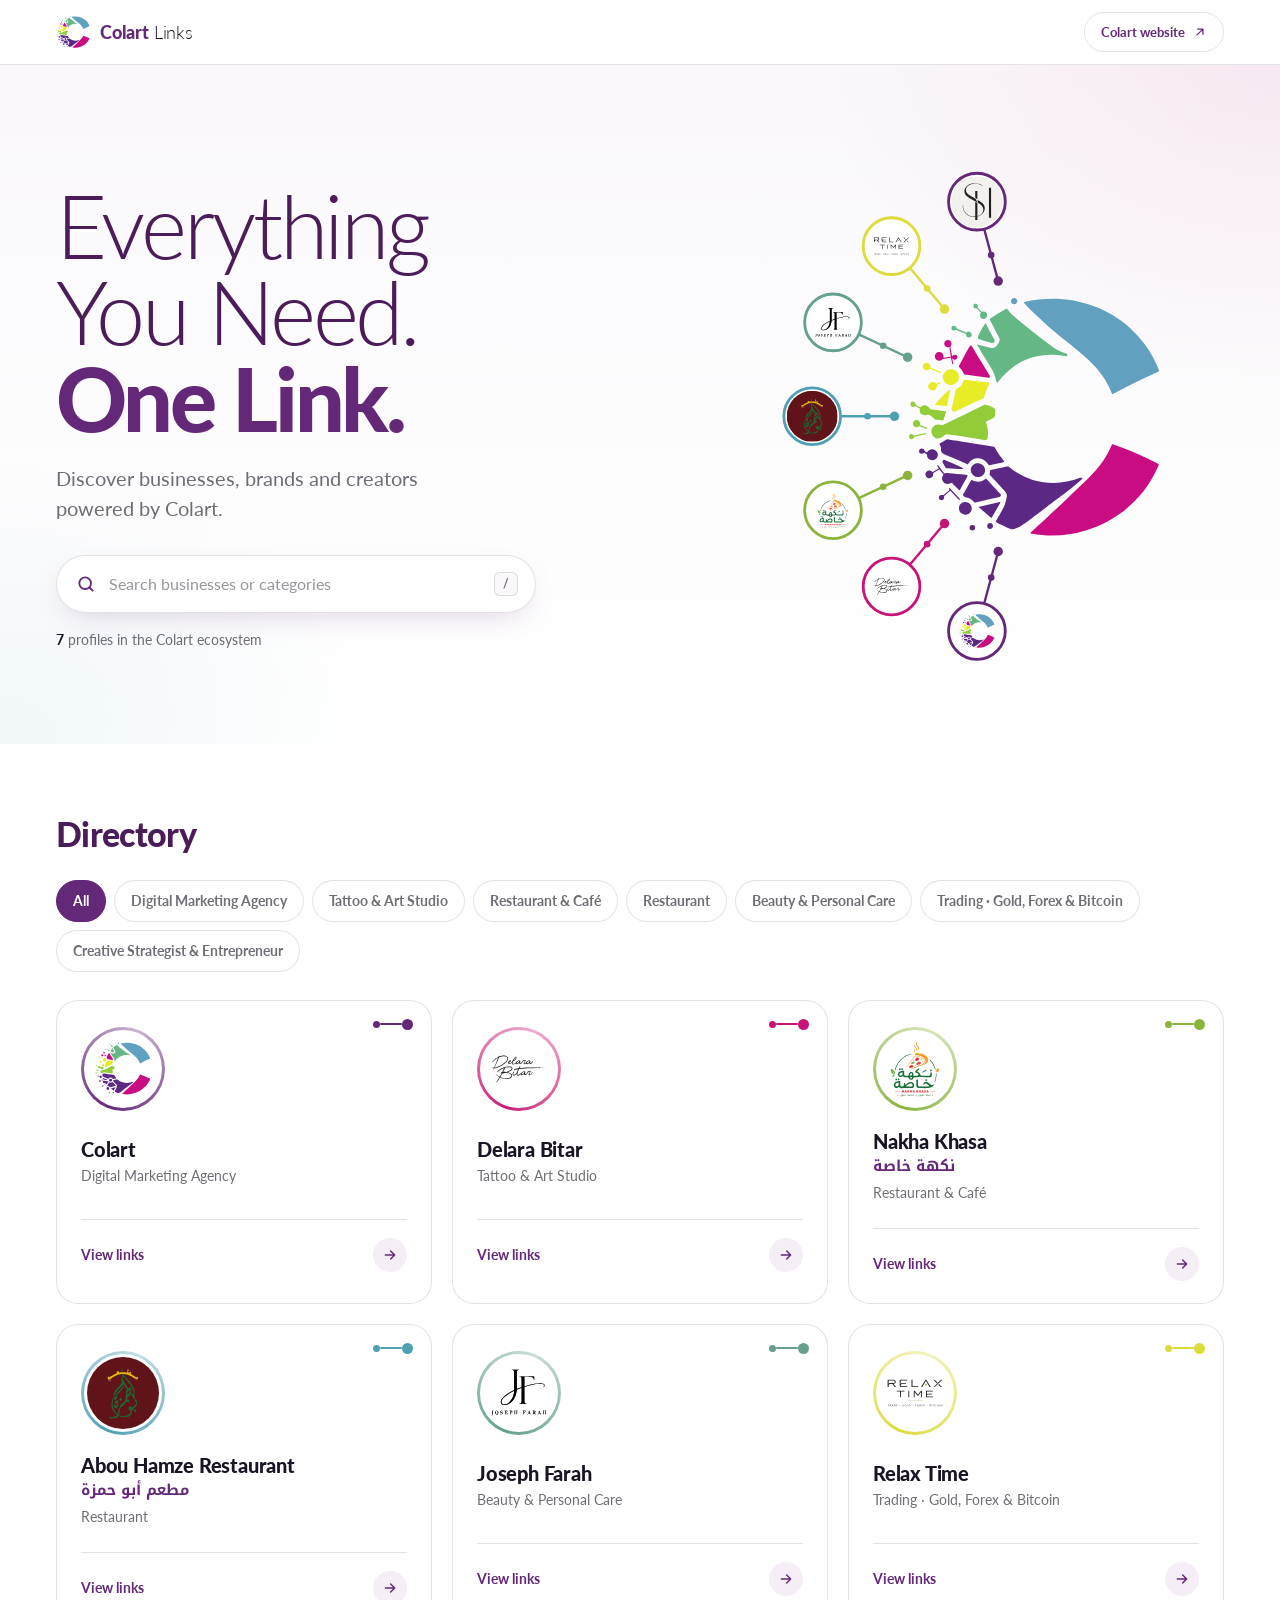
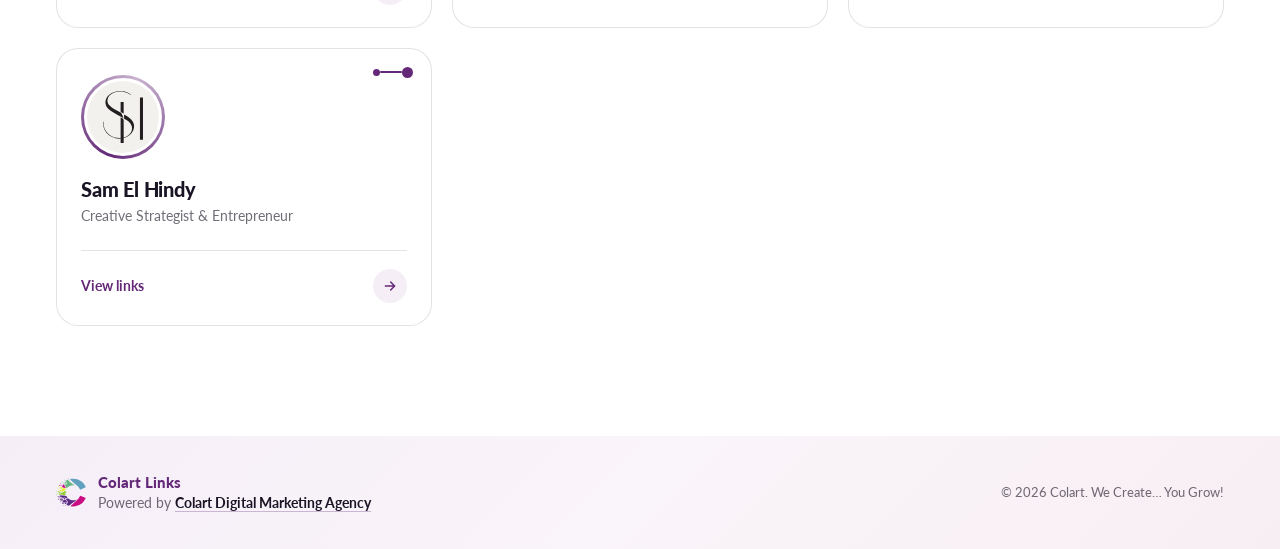
<file: index.html>
<!DOCTYPE html>
<html lang="en">
<head>
  <meta charset="UTF-8">
  <meta name="viewport" content="width=device-width, initial-scale=1, viewport-fit=cover">
  <title>Colart Links | Everything You Need. One Link.</title>
  <meta name="description" content="Discover businesses, brands and creators powered by Colart. One link for every profile in the Colart ecosystem.">
  <meta name="theme-color" content="#642878">
  <link rel="canonical" href="https://links.colartdigitalmarketingagency.com/">

  <meta property="og:type" content="website">
  <meta property="og:site_name" content="Colart Links">
  <meta property="og:title" content="Colart Links | Everything You Need. One Link.">
  <meta property="og:description" content="Discover businesses, brands and creators powered by Colart.">
  <meta property="og:url" content="https://links.colartdigitalmarketingagency.com/">
  <meta property="og:image" content="https://links.colartdigitalmarketingagency.com/assets/favicon.png">
  <meta name="twitter:card" content="summary">

  <link rel="icon" type="image/png" href="assets/favicon.png">
  <link rel="apple-touch-icon" href="assets/favicon.png">

  <link rel="preconnect" href="https://fonts.googleapis.com">
  <link rel="preconnect" href="https://fonts.gstatic.com" crossorigin>
  <link href="https://fonts.googleapis.com/css2?family=Lato:wght@300;400;700;900&family=Noto+Kufi+Arabic:wght@400;700&display=swap" rel="stylesheet">
  <link rel="stylesheet" href="links.css?v=6">
</head>
<body>

  <header class="site-header">
    <div class="wrap">
      <a class="brand" href="./" aria-label="Colart Links home">
        <img src="assets/colart-mark.svg" alt="" width="34" height="32">
        <span class="brand-name"><b>Colart</b> <span>Links</span></span>
      </a>
      <a class="header-link" href="https://colartdigitalmarketingagency.com" target="_blank" rel="noopener">
        <span><span class="long">Colart </span>website</span>
        <svg viewBox="0 0 24 24" fill="none" stroke="currentColor" stroke-width="2.2" stroke-linecap="round" stroke-linejoin="round" aria-hidden="true"><path d="M7 17 17 7M8 7h9v9"/></svg>
      </a>
    </div>
  </header>

  <main>
    <section class="hero">
      <div class="wrap">
        <div>
          <h1 class="hero-title"><span>Everything</span> <span>You Need.</span> <strong>One Link.</strong></h1>
          <p class="hero-sub">Discover businesses, brands and creators powered by Colart.</p>

          <form class="search" role="search" onsubmit="return false">
            <label for="q" class="sr-only">Search profiles</label>
            <svg viewBox="0 0 24 24" fill="none" stroke="currentColor" stroke-width="2.2" stroke-linecap="round" aria-hidden="true"><circle cx="11" cy="11" r="7"/><path d="m20 20-3.5-3.5"/></svg>
            <input id="q" type="search" placeholder="Search businesses or categories" autocomplete="off" spellcheck="false" enterkeyhint="go" aria-controls="grid">
            <kbd aria-hidden="true">/</kbd>
          </form>
          <p class="hero-count" id="count"></p>
        </div>

        <div class="eco" id="eco" aria-hidden="true"></div>
      </div>
    </section>

    <section class="directory" aria-labelledby="dir-title">
      <div class="wrap">
        <div class="dir-head">
          <h2 id="dir-title">Directory</h2>
          <div class="filters" id="filters" role="group" aria-label="Filter by category"></div>
        </div>

        <ul class="grid" id="grid"></ul>

        <div class="empty" id="empty">
          <p>No profiles match <span id="empty-term"></span>.</p>
          <p>Try a business name, a person, or a category like “Restaurant”.</p>
          <button type="button" id="clear">Show all profiles</button>
        </div>
        <p class="sr-only" role="status" aria-live="polite" id="status"></p>

        <noscript><p>Turn on JavaScript to browse the Colart Links directory.</p></noscript>
      </div>
    </section>
  </main>

  <footer class="site-footer">
    <div class="wrap">
      <div class="foot-brand">
        <img src="assets/colart-mark.svg" alt="" width="30" height="29" loading="lazy">
        <p><b>Colart Links</b>Powered by <a href="https://colartdigitalmarketingagency.com" target="_blank" rel="noopener">Colart Digital Marketing Agency</a></p>
      </div>
      <p class="foot-copy">© <span id="year">2026</span> Colart. We Create… You Grow!</p>
    </div>
  </footer>

  <script src="clients.js?v=6"></script>
  <script src="links.js?v=6"></script>
</body>
</html>
</file>
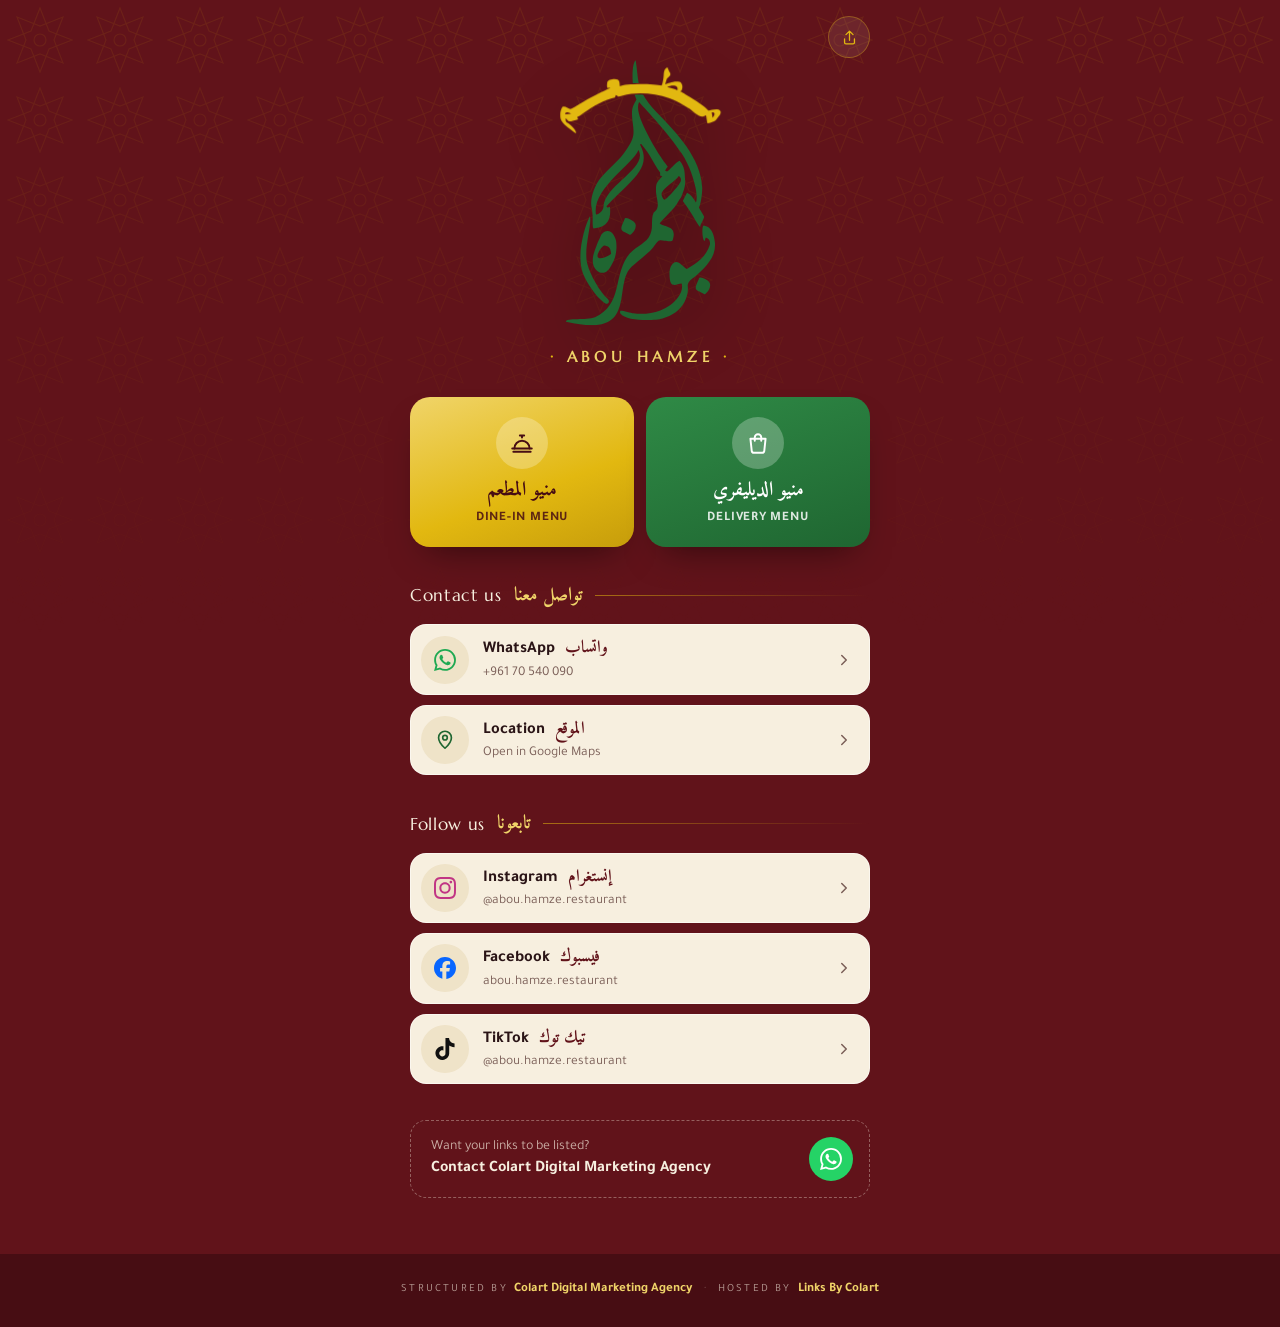
<file: abouhamzerestaurant/index.html>
<!DOCTYPE html>
<html lang="en">
<head>
  <meta charset="UTF-8">
  <meta name="viewport" content="width=device-width, initial-scale=1, viewport-fit=cover">
  <title>Abou Hamze Restaurant | مطعم أبو حمزة | Colart Links</title>
  <meta name="description" content="Abou Hamze Restaurant | مطعم أبو حمزة: dine-in menu, delivery menu, WhatsApp, location and socials in one link.">
  <meta name="theme-color" content="#61131a">
  <link rel="canonical" href="https://links.colartdigitalmarketingagency.com/abouhamzerestaurant/">

  <meta property="og:type" content="profile">
  <meta property="og:site_name" content="Colart Links">
  <meta property="og:title" content="Abou Hamze Restaurant | مطعم أبو حمزة">
  <meta property="og:description" content="Dine-in and delivery menus, WhatsApp, location and socials.">
  <meta property="og:url" content="https://links.colartdigitalmarketingagency.com/abouhamzerestaurant/">

  <link rel="icon" href="assets/logo.svg" type="image/svg+xml">

  <link rel="preconnect" href="https://fonts.googleapis.com">
  <link rel="preconnect" href="https://fonts.gstatic.com" crossorigin>
  <link href="https://fonts.googleapis.com/css2?family=Amiri:wght@700&family=Marcellus&family=Tajawal:wght@400;500;700&display=swap" rel="stylesheet">
  <link rel="stylesheet" href="style.css">
</head>
<body>

  <div class="topbar">
    <button class="share" type="button" id="share" aria-label="Share this page"><svg viewBox="0 0 24 24" fill="none" stroke="currentColor" stroke-width="1.8" stroke-linecap="round" stroke-linejoin="round" aria-hidden="true"><path d="M12 3v13M7 8l5-5 5 5M5 14v5a2 2 0 0 0 2 2h10a2 2 0 0 0 2-2v-5"/></svg></button>
  </div>

  <main class="page">

    <header class="hero">
      <div class="mark" role="img" aria-label="مطعم أبو حمزة - Abou Hamze Restaurant">
        <svg xmlns="http://www.w3.org/2000/svg" viewBox="466 128 1068 1744" aria-hidden="true">
          <path class="script" fill="#1f6631" fill-rule="evenodd" d="M1378.297 1555.527c-2.328 9.41-9.383 21.98-14.707 34.516-6.488 15.285-10.418 30.531-.106 39.984 8.895 8.153 31.938 16.141 42.121 22.985 9.122 6.129 12.493 3.625 18.57-2.418 13.61-13.535 24.895-26.922 26.65-50.719 1.823-24.719-17.919-31.012-32.407-40.996l-15.488-7.047c-9.547-4.062-21.868-7.488-24.633 3.695m-589.57 132.586c-52.047-45.441-114.965-157.558-132.184-224.761-27.816-101.649 32.527-263.805 15.703-310.926-34.988 66.71-89.148 252.965-44.441 369.816 22.89 57.645 82.078 147.867 135.117 187.813 28.168 21.218 42.293-5.434 25.805-21.942m511.05-194.437c-23.765-11.34-56.925-61.508-85.644-38.465-29.883 23.98-28.051 65.91-24.567 101.633 6.047 61.992 44.871 34.316 76.532 30.758 8.472 28.394-1.547 59.425-21.7 88.187-27.73 39.578-69.148 68.227-116.136 86.094-55.14 20.969-117.965 27.094-175.364 18.617-12.804-1.89-78.308-20.848-83.265-15.934-2.29 5.383-3.453 11.73.367 17.207 35.336 50.665 216.977 48.977 272.938 32.52 60.261-17.727 113.148-52.531 141.632-106.895 17.008-32.46 25.504-68.093 21.438-100.992-4.238-34.332 33.554-50.312 58.828-73.695 66.742-61.977 126.164-124.262 116.68-211.563-5.965-54.953-25.23-103.93-71.82-109.558-16.208.922-9.18 98.937 5.566 101.594l6.347-21.434c16.891-.52 34.434 22.133 26.684 47.426-22.309 72.816-84.438 121.262-148.516 154.5m-489.898-98c-3.184-30.637-7.817-48.078-41.332-53.903-15.098-2.628-48.266 49.797-47.219 66.672 2.434 39.332 85.152-3.52 88.55-12.77m-.858-141.616c-20.95-15.176-50.079-3.942-61.95 16.941l-8.578 17.203c-1.773 4.29-5.652 14.149-7.972 18.438-11.165 23.086-21.11 53.394-29.832 77.39-10.258 28.215-14.532 65.852-2.278 93.305 12.48 27.98 41.606 50.324 73.25 37.836 25.496-10.063 43.223-52.09 54.89-75 11.891-23.352 17.395-61.285 18.09-87.91-.058-16.91-.773-30.918-2.913-42l-3.438-10.98c-7.082-17.356-12.762-33.274-29.27-45.223m438.266-361.532c-13.445 26.207-93.894 74.285-107.16 103.422-.676 1.492-3.055 8.203-3.52 10.5-2.136 10.496 8.422 31.563 15.618 37.727 9.965 8.535 88.32-84.637 94.476-94.84 6.672-11.063 16.051-20.79 15.363-34.574-.624-12.524-8.574-17.192-14.777-22.235M986.988 723.055c-39.324 94.968-300.27 250.914-275.566 415.773 6.418 10.914 47.371-15.726 49.367-50.894 7.832-138.7 290.2-246.735 226.2-364.88m1.433-433.491c-8.992-43.325-10.106-91.813-19.68-146.829-17.797 14.098-23.71 84.059-18.562 148.516 12.703-.8 25.59-1.45 38.242-1.687m-80.254 432.093C871.137 783.238 790.816 845.773 743.238 903c-39.734 47.79-71.125 132.059-60.57 190.246 13.328 61.117 3.965 77.102 9.144 128.637.7 6.906 1.508 4.558 4.454 9.59 50.613-6.743 119.746-19.95 105.843-141.098-10.832 3.723-16.695 9.566-22.242-3.355 49.711-53.434 94.547-94.68 145.172-145.391 69.11-69.18 128.633-140.781 75.813-245.035l-3.946-7.785 6.434-5.704c65.238 74.598 76.066 121.63 122.777 184.07 1.492 2.794.672 13.075 1.086 20.723l13.512 5.559c-40.762 46.02-40.55 44.379-40.285 105.738.242 9.371 3.054 17.64 4.484 27.41 2.2 15.094 8.758 42.34 6.695 59.02-3.804 30.762-23.722 37.617-27.496 45.926-21.265 46.785 6.59 103.012-31.386 158.894-30.641 45.082-95.141 63.145-139.606 125.477-90.121 139.96-29.816 304.469-207.625 390.898-57.27 21.692-189.215 1.375-188.008 28.297 500.16 116.469 281.848-258.957 440.14-369.652 35.321-29.805 68.622-57.074 103.54-88.36 21.012-18.457 37.973-50.078 50.848-61.46 14.656-12.957 27.933-5.86 43.03-4.985 11.907.856 46.61 8.703 51.954-.644.066-.114 3.02-8.602 3.098-8.875 27.175-93.18-59.008-75.27-85.93-103.676 2.824-2.848 6.266-8.281 9.441-11.527 30.157-29.06 53.72-54.833 82.485-86.508 9.144-14.317 17.32-22.04 25.582-38.16 4.472-8.727 20.46-29.532 23.21-37.352 12.188-30.48 26.216-64.941 24.317-98.68-3.02-53.789-.148-92.855-36.012-132.957-21.382 5.543-71.988 69.086-81.586 69.914-2.921.25-10.289-4.562-12.488-5.988 3.184-6.394 12.258-21.644 17.281-25.09-34.554-44.289-84.789-117.785-131.515-211.094-37.149-74.171-76.95-157.382-54.235-207.816 54.707 62.242 189.399 201.106 276.196 334.11 54.707 83.831 78.093 168.96 89.172 219.714 5.238 24.008 12.77 77.055 2.632 96.903-16.191-29.313-34.437-52.961-57.59-63.125l-12.867 25.144-14.21 27.91c33.011 43.223 71.503 107.367 104.136 160.832 3.305 4.84 5.52 6.516 8.485 8.567-1.493-14.149 27.757-55.86 24.804-68.172-.601-2.512-29.293-47.922-33.332-59.402 11.059-13.192 23.004-93.036 21.258-128.504-9.488-192.625-162.078-349.793-294.96-486.606-40.294-41.484-68.88-81.894-86.63-114.101-18.547-.774-37.054-.575-55.265.726 2.687 9.121 7.894 22.742 11.234 30.024-20.43 42.03-36.121 47.449-25.23 143.562 12.957 89.11 9.308 107.656-40.313 181.867m-11.356 449.207c-2.328 9.414-9.382 21.98-14.707 34.52-6.488 15.285-10.418 30.531-.105 39.984 8.895 8.153 31.938 16.137 42.121 22.985 9.121 6.128 12.492 3.625 18.57-2.422 13.61-13.532 24.895-26.922 26.649-50.715 1.824-24.719-17.918-31.016-32.406-40.996l-15.489-7.051c-9.547-4.059-21.867-7.484-24.633 3.695"/>
          <path class="crown" fill="#e2b810" fill-rule="evenodd" d="M1148.523 257.371c-2.14 11.078-5.843 40.453-11.957 49.39-45.668-13.456-236.57-15.808-270.058 3.481-2.735-26.539.61-46.707-35.719-46.32-16.816.18-44.488 4.332-46.316 24.469-1.13 12.484-2.82 20.582.746 32.582 7.633 2.304 11.699-3.09 19.226 1.558-36.453 14.336-141.843 66.965-196.8 102.258-11.274 7.238-53.782 34.422-62.79 32.902-19.175-3.234-25.027-17.582-47.53-15.113-7.735 8.383-10.016 16.469-13.774 28.695-3.563 11.606-2.754 26.668-2.153 40.27 2.364 34.89 45.528 61.828 71.34 82.457 5.457 4.367 23.188 20.48 30.317 21.258.484-23.516-28.438-45.145-47.5-62.516-11.164-10.168-22.114-5.36-19.625-34.426 15.511 8.028 10.875 24.332 36.101 18.454 11.133-2.594 37.211-8.215 43.922-12.704-1.629-7.27-4.695-7.308-4.676-16.105 6.149-3.047 9.145-1.895 17.48-7.387 67.606-46.957 123.016-86.863 205.427-111.62 24.343-7.313 17.464.663 26.89-21.716 19.832 7.356-.812 16.446 44.703 3.844 88.422-24.488 201.774-16.46 302.114 17.945 43.968 15.078 87.984 43.61 122.027 62.575 21.543 11.257 64.96 59.449 93.008 55.546 6.879-.953 13.047-2.945 21.46-7.793 3.9 15.75 4.704 39.965 9.36 51.485 6.406-2.25 14.941-2.516 22.063-4.852 38.433-12.605 26.476-11.133 49.336-38.617 8.285-9.965 21.289-29.586 8.832-40.137-19.266-16.316-61.48 1.72-74.696.348-32.918-39.977-182.199-123.887-182.199-123.898 14.574-3.32 17.906-34.582 10.207-47.977-6.309-10.973-11.371-14.73-24.957-15.613-5.437-.356-14.125-.07-19.633.316-14.25 1-48.32 12.617-63.18 17.578 2.32-9.816 6.5-20.117 9.282-31.031 4.394-17.27 35.906-22.59 20.664-46.262-4.945-7.683-14.742-31.367-15.485-32.343-28.89 14.578-20.828 45.062-25.457 69.02M513.215 492.89c-1.05-6.489 1.832-12.325 9.992-13.649 10.309-.058 19.012 3.942 26.574 9.188Zm948.078-12.778c8.57-.925 16.219 1.852 17.848 9.567-.07 9.726-5.473 17.898-12.489 24.976Zm-223.027-143.781c4.218-11.219 1.18-22.684-12.926-27.996-18.402-3.824-36.754.496-52.156 7.137 25.836 6.039 48.257 12.82 65.082 20.859"/>
        </svg>
      </div>
      <h1 class="name-en">Abou Hamze</h1>
    </header>

    <div class="menus">
      <a class="menu menu--dine" href="https://menus.colartdigitalmarketingagency.com/abouhamzerestaurant/" target="_blank" rel="noopener">
        <span class="menu__icon"><svg viewBox="0 0 24 24" fill="none" stroke="currentColor" stroke-width="1.8" stroke-linecap="round" stroke-linejoin="round" aria-hidden="true"><path d="M3 17h18"/><path d="M5 17a7 7 0 0 1 14 0"/><path d="M12 7V5M10 5h4"/><path d="M4 20h16"/></svg></span>
        <span class="menu__ar" lang="ar" dir="rtl">منيو المطعم</span>
        <span class="menu__en">Dine-In Menu</span>
      </a>
      <a class="menu menu--delivery" href="https://menus.colartdigitalmarketingagency.com/abouhamzedelivery/" target="_blank" rel="noopener">
        <span class="menu__icon"><svg viewBox="0 0 24 24" fill="none" stroke="currentColor" stroke-width="1.8" stroke-linecap="round" stroke-linejoin="round" aria-hidden="true"><path d="M5 8h14l-1.2 11.2a2 2 0 0 1-2 1.8H8.2a2 2 0 0 1-2-1.8z"/><path d="M9 10V7a3 3 0 0 1 6 0v3"/></svg></span>
        <span class="menu__ar" lang="ar" dir="rtl">منيو الديليفري</span>
        <span class="menu__en">Delivery Menu</span>
      </a>
    </div>

    <h2 class="label"><span class="label__en">Contact us</span><span class="label__ar" lang="ar">تواصل معنا</span></h2>
    <ul class="links links--contact">
      <li>
        <a class="link link--wa" href="https://wa.me/96170540090" target="_blank" rel="noopener">
          <span class="link__icon"><svg viewBox="0 0 24 24" fill="currentColor" aria-hidden="true"><path d="M17.472 14.382c-.297-.149-1.758-.867-2.03-.967-.273-.099-.471-.148-.67.15-.197.297-.767.966-.94 1.164-.173.199-.347.223-.644.075-.297-.15-1.255-.463-2.39-1.475-.883-.788-1.48-1.761-1.653-2.059-.173-.297-.018-.458.13-.606.134-.133.298-.347.446-.52.149-.174.198-.298.298-.497.099-.198.05-.371-.025-.52-.075-.149-.669-1.612-.916-2.207-.242-.579-.487-.5-.669-.51-.173-.008-.371-.01-.57-.01-.198 0-.52.074-.792.372-.272.297-1.04 1.016-1.04 2.479 0 1.462 1.065 2.875 1.213 3.074.149.198 2.096 3.2 5.077 4.487.709.306 1.262.489 1.694.625.712.227 1.36.195 1.871.118.571-.085 1.758-.719 2.006-1.413.248-.694.248-1.289.173-1.413-.074-.124-.272-.198-.57-.347m-5.421 7.403h-.004a9.87 9.87 0 01-5.031-1.378l-.361-.214-3.741.982.998-3.648-.235-.374a9.86 9.86 0 01-1.51-5.26c.001-5.45 4.436-9.884 9.888-9.884 2.64 0 5.122 1.03 6.988 2.898a9.825 9.825 0 012.893 6.994c-.003 5.45-4.437 9.884-9.885 9.884m8.413-18.297A11.815 11.815 0 0012.05 0C5.495 0 .16 5.335.157 11.892c0 2.096.547 4.142 1.588 5.945L.057 24l6.305-1.654a11.882 11.882 0 005.683 1.448h.005c6.554 0 11.89-5.335 11.893-11.893a11.821 11.821 0 00-3.48-8.413Z"/></svg></span>
          <span class="link__text">
            <span class="link__title"><span class="link__en">WhatsApp</span><span class="link__ar" lang="ar">واتساب</span></span>
            <span class="link__sub">+961 70 540 090</span>
          </span>
          <span class="link__go" aria-hidden="true"><svg viewBox="0 0 24 24" fill="none" stroke="currentColor" stroke-width="2" stroke-linecap="round" stroke-linejoin="round" aria-hidden="true"><path d="M9 6l6 6-6 6"/></svg></span>
        </a>
      </li>
      <li>
        <a class="link link--map" href="https://maps.app.goo.gl/Hn3PHkhnJTmziptc7" target="_blank" rel="noopener">
          <span class="link__icon"><svg viewBox="0 0 24 24" fill="none" stroke="currentColor" stroke-width="1.8" stroke-linecap="round" stroke-linejoin="round" aria-hidden="true"><path d="M12 21s-7-6.2-7-11.5A7 7 0 0 1 19 9.5C19 14.8 12 21 12 21z"/><circle cx="12" cy="9.5" r="2.5"/></svg></span>
          <span class="link__text">
            <span class="link__title"><span class="link__en">Location</span><span class="link__ar" lang="ar">الموقع</span></span>
            <span class="link__sub">Open in Google Maps</span>
          </span>
          <span class="link__go" aria-hidden="true"><svg viewBox="0 0 24 24" fill="none" stroke="currentColor" stroke-width="2" stroke-linecap="round" stroke-linejoin="round" aria-hidden="true"><path d="M9 6l6 6-6 6"/></svg></span>
        </a>
      </li>
    </ul>

    <h2 class="label"><span class="label__en">Follow us</span><span class="label__ar" lang="ar">تابعونا</span></h2>
    <ul class="links links--follow">
      <li>
        <a class="link link--ig" href="https://www.instagram.com/abou.hamze.restaurant" target="_blank" rel="noopener">
          <span class="link__icon"><svg viewBox="0 0 24 24" fill="currentColor" aria-hidden="true"><path d="M7.0301.084c-1.2768.0602-2.1487.264-2.911.5634-.7888.3075-1.4575.72-2.1228 1.3877-.6652.6677-1.075 1.3368-1.3802 2.127-.2954.7638-.4956 1.6365-.552 2.914-.0564 1.2775-.0689 1.6882-.0626 4.947.0062 3.2586.0206 3.6671.0825 4.9473.061 1.2765.264 2.1482.5635 2.9107.308.7889.72 1.4573 1.388 2.1228.6679.6655 1.3365 1.0743 2.1285 1.38.7632.295 1.6361.4961 2.9134.552 1.2773.056 1.6884.069 4.9462.0627 3.2578-.0062 3.668-.0207 4.9478-.0814 1.28-.0607 2.147-.2652 2.9098-.5633.7889-.3086 1.4578-.72 2.1228-1.3881.665-.6682 1.0745-1.3378 1.3795-2.1284.2957-.7632.4966-1.636.552-2.9124.056-1.2809.0692-1.6898.063-4.948-.0063-3.2583-.021-3.6668-.0817-4.9465-.0607-1.2797-.264-2.1487-.5633-2.9117-.3084-.7889-.72-1.4568-1.3876-2.1228C21.2982 1.33 20.628.9208 19.8378.6165 19.074.321 18.2017.1197 16.9244.0645 15.6471.0093 15.236-.005 11.977.0014 8.718.0076 8.31.0215 7.0301.0839m.1402 21.6932c-1.17-.0509-1.8053-.2453-2.2287-.408-.5606-.216-.96-.4771-1.3819-.895-.422-.4178-.6811-.8186-.9-1.378-.1644-.4234-.3624-1.058-.4171-2.228-.0595-1.2645-.072-1.6442-.079-4.848-.007-3.2037.0053-3.583.0607-4.848.05-1.169.2456-1.805.408-2.2282.216-.5613.4762-.96.895-1.3816.4188-.4217.8184-.6814 1.3783-.9003.423-.1651 1.0575-.3614 2.227-.4171 1.2655-.06 1.6447-.072 4.848-.079 3.2033-.007 3.5835.005 4.8495.0608 1.169.0508 1.8053.2445 2.228.408.5608.216.96.4754 1.3816.895.4217.4194.6816.8176.9005 1.3787.1653.4217.3617 1.056.4169 2.2263.0602 1.2655.0739 1.645.0796 4.848.0058 3.203-.0055 3.5834-.061 4.848-.051 1.17-.245 1.8055-.408 2.2294-.216.5604-.4763.96-.8954 1.3814-.419.4215-.8181.6811-1.3783.9-.4224.1649-1.0577.3617-2.2262.4174-1.2656.0595-1.6448.072-4.8493.079-3.2045.007-3.5825-.006-4.848-.0608M16.953 5.5864A1.44 1.44 0 1 0 18.39 4.144a1.44 1.44 0 0 0-1.437 1.4424M5.8385 12.012c.0067 3.4032 2.7706 6.1557 6.173 6.1493 3.4026-.0065 6.157-2.7701 6.1506-6.1733-.0065-3.4032-2.771-6.1565-6.174-6.1498-3.403.0067-6.156 2.771-6.1496 6.1738M8 12.0077a4 4 0 1 1 4.008 3.9921A3.9996 3.9996 0 0 1 8 12.0077"/></svg></span>
          <span class="link__text">
            <span class="link__title"><span class="link__en">Instagram</span><span class="link__ar" lang="ar">إنستغرام</span></span>
            <span class="link__sub">@abou.hamze.restaurant</span>
          </span>
          <span class="link__go" aria-hidden="true"><svg viewBox="0 0 24 24" fill="none" stroke="currentColor" stroke-width="2" stroke-linecap="round" stroke-linejoin="round" aria-hidden="true"><path d="M9 6l6 6-6 6"/></svg></span>
        </a>
      </li>
      <li>
        <a class="link link--fb" href="https://www.facebook.com/abou.hamze.restaurant" target="_blank" rel="noopener">
          <span class="link__icon"><svg viewBox="0 0 24 24" fill="currentColor" aria-hidden="true"><path d="M9.101 23.691v-7.98H6.627v-3.667h2.474v-1.58c0-4.085 1.848-5.978 5.858-5.978.401 0 .955.042 1.468.103a8.68 8.68 0 0 1 1.141.195v3.325a8.623 8.623 0 0 0-.653-.036 26.805 26.805 0 0 0-.733-.009c-.707 0-1.259.096-1.675.309a1.686 1.686 0 0 0-.679.622c-.258.42-.374.995-.374 1.752v1.297h3.919l-.386 2.103-.287 1.564h-3.246v8.245C19.396 23.238 24 18.179 24 12.044c0-6.627-5.373-12-12-12s-12 5.373-12 12c0 5.628 3.874 10.35 9.101 11.647Z"/></svg></span>
          <span class="link__text">
            <span class="link__title"><span class="link__en">Facebook</span><span class="link__ar" lang="ar">فيسبوك</span></span>
            <span class="link__sub">abou.hamze.restaurant</span>
          </span>
          <span class="link__go" aria-hidden="true"><svg viewBox="0 0 24 24" fill="none" stroke="currentColor" stroke-width="2" stroke-linecap="round" stroke-linejoin="round" aria-hidden="true"><path d="M9 6l6 6-6 6"/></svg></span>
        </a>
      </li>
      <li>
        <a class="link link--tt" href="https://www.tiktok.com/@abou.hamze.restaurant" target="_blank" rel="noopener">
          <span class="link__icon"><svg viewBox="0 0 24 24" fill="currentColor" aria-hidden="true"><path d="M12.525.02c1.31-.02 2.61-.01 3.91-.02.08 1.53.63 3.09 1.75 4.17 1.12 1.11 2.7 1.62 4.24 1.79v4.03c-1.44-.05-2.89-.35-4.2-.97-.57-.26-1.1-.59-1.62-.93-.01 2.92.01 5.84-.02 8.75-.08 1.4-.54 2.79-1.35 3.94-1.31 1.92-3.58 3.17-5.91 3.21-1.43.08-2.86-.31-4.08-1.03-2.02-1.19-3.44-3.37-3.65-5.71-.02-.5-.03-1-.01-1.49.18-1.9 1.12-3.72 2.58-4.96 1.66-1.44 3.98-2.13 6.15-1.72.02 1.48-.04 2.96-.04 4.44-.99-.32-2.15-.23-3.02.37-.63.41-1.11 1.04-1.36 1.75-.21.51-.15 1.07-.14 1.61.24 1.64 1.82 3.02 3.5 2.87 1.12-.01 2.19-.66 2.77-1.61.19-.33.4-.67.41-1.06.1-1.79.06-3.57.07-5.36.01-4.03-.01-8.05.02-12.07z"/></svg></span>
          <span class="link__text">
            <span class="link__title"><span class="link__en">TikTok</span><span class="link__ar" lang="ar">تيك توك</span></span>
            <span class="link__sub">@abou.hamze.restaurant</span>
          </span>
          <span class="link__go" aria-hidden="true"><svg viewBox="0 0 24 24" fill="none" stroke="currentColor" stroke-width="2" stroke-linecap="round" stroke-linejoin="round" aria-hidden="true"><path d="M9 6l6 6-6 6"/></svg></span>
        </a>
      </li>
    </ul>

    <a class="listed" href="https://wa.me/96170649423" target="_blank" rel="noopener">
      <span>
        <span class="listed__q">Want your links to be listed?</span>
        <span class="listed__a">Contact Colart Digital Marketing Agency</span>
      </span>
      <span class="listed__icon" aria-hidden="true"><svg viewBox="0 0 24 24" fill="currentColor" aria-hidden="true"><path d="M17.472 14.382c-.297-.149-1.758-.867-2.03-.967-.273-.099-.471-.148-.67.15-.197.297-.767.966-.94 1.164-.173.199-.347.223-.644.075-.297-.15-1.255-.463-2.39-1.475-.883-.788-1.48-1.761-1.653-2.059-.173-.297-.018-.458.13-.606.134-.133.298-.347.446-.52.149-.174.198-.298.298-.497.099-.198.05-.371-.025-.52-.075-.149-.669-1.612-.916-2.207-.242-.579-.487-.5-.669-.51-.173-.008-.371-.01-.57-.01-.198 0-.52.074-.792.372-.272.297-1.04 1.016-1.04 2.479 0 1.462 1.065 2.875 1.213 3.074.149.198 2.096 3.2 5.077 4.487.709.306 1.262.489 1.694.625.712.227 1.36.195 1.871.118.571-.085 1.758-.719 2.006-1.413.248-.694.248-1.289.173-1.413-.074-.124-.272-.198-.57-.347m-5.421 7.403h-.004a9.87 9.87 0 01-5.031-1.378l-.361-.214-3.741.982.998-3.648-.235-.374a9.86 9.86 0 01-1.51-5.26c.001-5.45 4.436-9.884 9.888-9.884 2.64 0 5.122 1.03 6.988 2.898a9.825 9.825 0 012.893 6.994c-.003 5.45-4.437 9.884-9.885 9.884m8.413-18.297A11.815 11.815 0 0012.05 0C5.495 0 .16 5.335.157 11.892c0 2.096.547 4.142 1.588 5.945L.057 24l6.305-1.654a11.882 11.882 0 005.683 1.448h.005c6.554 0 11.89-5.335 11.893-11.893a11.821 11.821 0 00-3.48-8.413Z"/></svg></span>
    </a>

  </main>

  <footer class="footer">
    <div class="footer__credits">
      <span class="footer__credit">
        <span class="footer__label">Structured by</span>
        <a href="https://colartdigitalmarketingagency.com" target="_blank" rel="noopener">Colart Digital Marketing Agency</a>
      </span>
      <span class="footer__sep" aria-hidden="true">·</span>
      <span class="footer__credit">
        <span class="footer__label">Hosted by</span>
        <a href="../">Links By Colart</a>
      </span>
    </div>
  </footer>

  <div class="toast" id="toast" role="status" aria-live="polite"></div>

  <script src="script.js"></script>
</body>
</html>
</file>
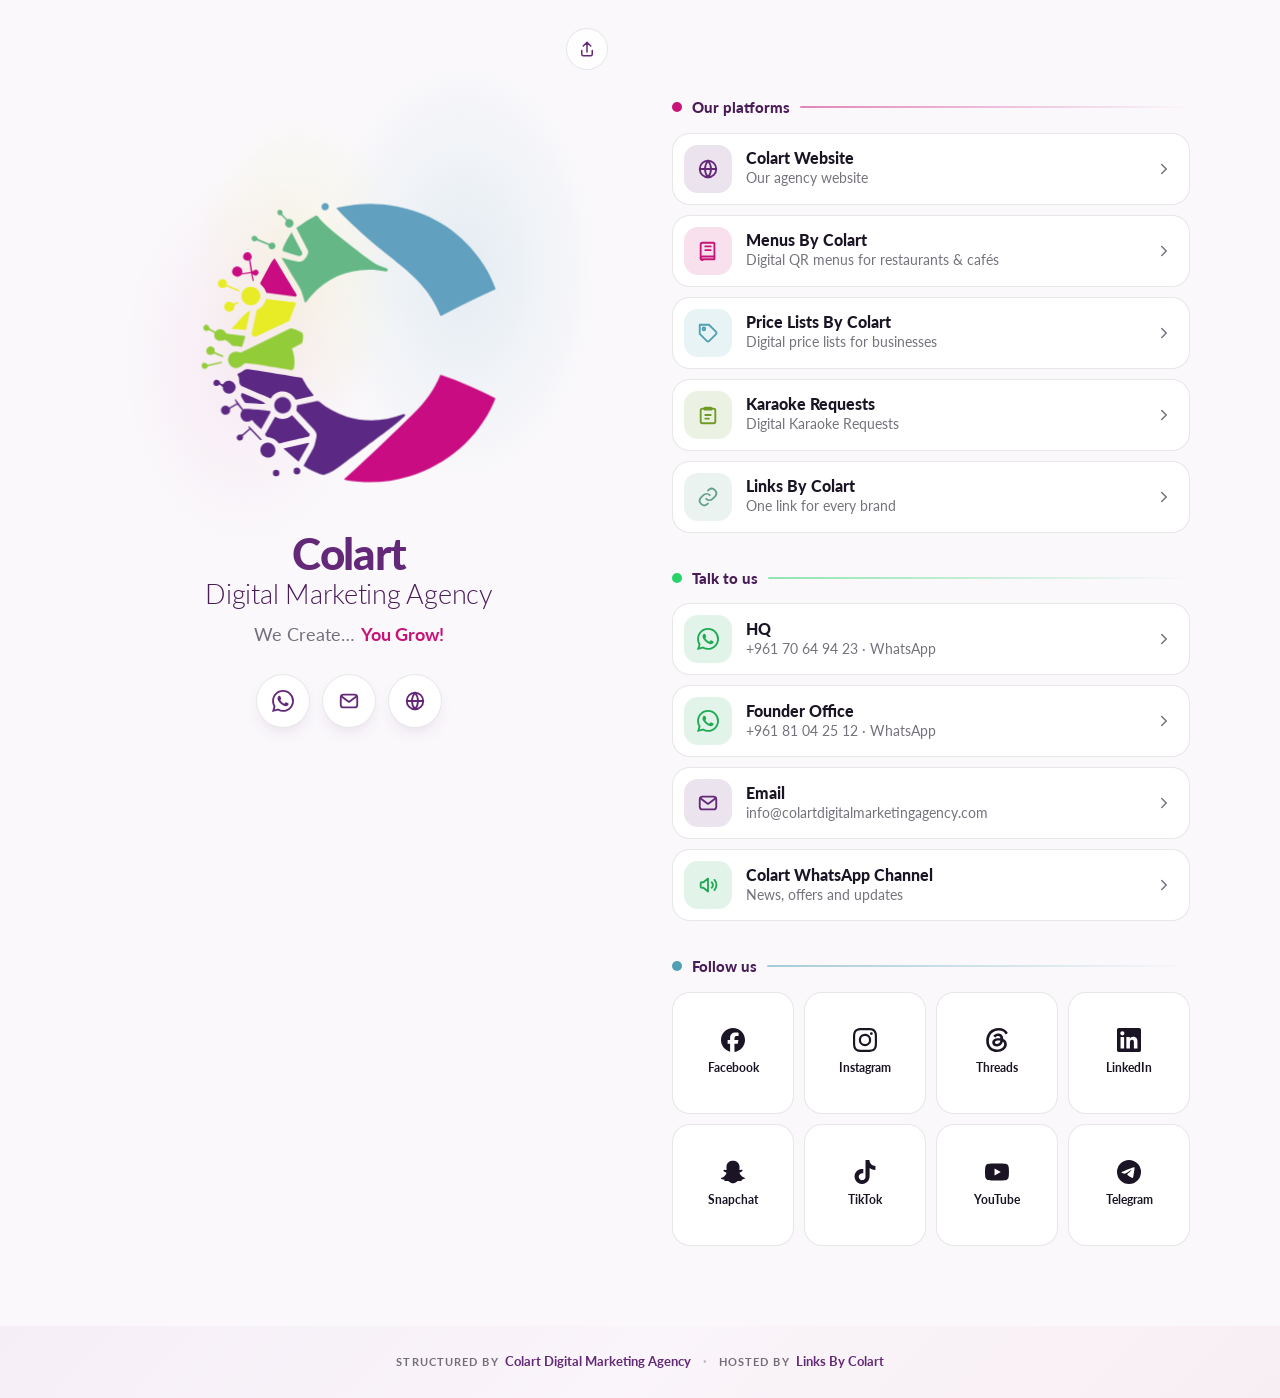
<file: colart/index.html>
<!DOCTYPE html>
<html lang="en">
<head>
  <meta charset="UTF-8">
  <meta name="viewport" content="width=device-width, initial-scale=1, viewport-fit=cover">
  <title>Colart Digital Marketing Agency | Colart Links</title>
  <meta name="description" content="Colart Digital Marketing Agency: website, platforms, WhatsApp, email and every social channel in one link.">
  <meta name="theme-color" content="#642878">
  <link rel="canonical" href="https://links.colartdigitalmarketingagency.com/colart/">

  <meta property="og:type" content="profile">
  <meta property="og:site_name" content="Colart Links">
  <meta property="og:title" content="Colart Digital Marketing Agency">
  <meta property="og:description" content="We Create… You Grow! All Colart links in one place.">
  <meta property="og:url" content="https://links.colartdigitalmarketingagency.com/colart/">
  <meta property="og:image" content="https://links.colartdigitalmarketingagency.com/assets/favicon.png">

  <link rel="icon" href="assets/logo.svg" type="image/svg+xml">
  <link rel="apple-touch-icon" href="../assets/favicon.png">

  <link rel="preconnect" href="https://fonts.googleapis.com">
  <link rel="preconnect" href="https://fonts.gstatic.com" crossorigin>
  <link href="https://fonts.googleapis.com/css2?family=Lato:wght@300;400;700;900&display=swap" rel="stylesheet">
  <link rel="stylesheet" href="style.css">
  <script>document.documentElement.classList.add('js')</script>
</head>
<body>

  <div class="shell">

    <header class="hero">
      <button class="share" type="button" id="share" aria-label="Share this page"><svg viewBox="0 0 24 24" fill="none" stroke="currentColor" stroke-width="2" stroke-linecap="round" stroke-linejoin="round" aria-hidden="true"><path d="M12 3v13M7 8l5-5 5 5M5 14v5a2 2 0 0 0 2 2h10a2 2 0 0 0 2-2v-5"/></svg></button>

      <div class="mark" id="mark" role="button" tabindex="0" aria-label="Colart logo: replay animation">
        <svg viewBox="174 741 586 557" xmlns="http://www.w3.org/2000/svg" aria-hidden="true">
          <path fill="#61a0bf" d="M420.492 761.191c3.965 0 7.192-3.226 7.192-7.195 0-3.965-3.227-7.191-7.192-7.191-3.969 0-7.195 3.226-7.195 7.191a7.2 7.2 0 0 0 7.195 7.195"/>
          <path fill="#65b886" d="M334.086 770.684q.585-.034.976.379l8.637 9.167c.207.223.192.586-.027 1.122-.598 1.402-1.328 2.625-1.535 4.421-1.29 11.446 16.324 12.98 16.48.352.063-5.543-5.191-9.055-10.406-7.855-.715.168-1.262.257-1.637.257a1.26 1.26 0 0 1-1.015-.43l-8.457-9.027a1.2 1.2 0 0 1-.325-.988c.04-.285.145-.922.301-1.91 1.207-7.57-10.77-8.262-9.875-.547.43 3.617 2.719 5.305 6.883 5.059M539.96 874.297c-12.175-3.953-20.839-7.805-25.987-11.535-25.145-18.239-48.961-36.578-71.473-55.008-13.164-10.77-27.562-22.32-37.84-35.887a1.82 1.82 0 0 0-2.3-.508 304 304 0 0 0-37.215 23.286 1.76 1.76 0 0 0-.504 2.25c11.718 22.175 18.91 36.082 21.601 41.738 3.098 6.515-2.781 14.8-7.476 19.445q-4.979 4.914-12.723 3.055c-6.18-1.492-15.594-3.848-28.266-7.086-2.027-.52-2.496.117-1.418 1.91 12.371 20.59 22.465 37.148 30.27 49.688 3.797 6.085 6.398 11.054 7.793 14.906q1.617 4.466 5.812 18.965.312 1.091.664 1.246c.832.39 1.832.156 2.446-.559 3.25-3.848 6.945-8.96 9.508-11.836 31.175-35.105 70.507-52.094 117.984-50.96 9.144.222 22.047 2.417 28.785 3.054 1.156.105 2.184-.649 3.11-2.25q.016-.06.039-.117c.195-1.61-.989-3.211-2.81-3.797"/>
          <path fill="#65b886" d="M354.18 805.074c-5.684 8.535-10.508 17.028-14.461 25.496a36 36 0 0 0-2.434 6.996 2.847 2.847 0 0 0 1.832 3.317c8.563 3.02 17.832 5.945 27.836 8.793 3.785 1.078 6.738.949 8.598-2.746 1.043-2.04-.414-4.25-1.301-5.89q-10.401-18.987-18.91-35.888c-.34-.687-.73-.715-1.16-.078m-67.688 15.074c.324-.218.676-.246 1.055-.101l21.527 8.621c.48.195.715.547.7 1.066-.063 4.723 1.953 7.274 6.023 7.625 8.715.782 10.027-11.082 2.031-13.136-2.277-.586-4.293-.04-6.035 1.625a1.38 1.38 0 0 1-1.496.257l-20.707-8.832a1.12 1.12 0 0 1-.64-.687c-1.313-3.785-3.485-5.762-6.5-5.957-9.743-.61-6.583 16.285 4.042 9.52"/>
          <path fill="#c90c82" d="M248.566 890.648c3.29.04 6.047-1.21 8.286-3.746a.72.72 0 0 1 .414-.222l17.25-2.653a.923.923 0 0 1 1.039.727l3.07 13.723c.117.507.441.714.95.597l.507-.101a1.13 1.13 0 0 0 .844-1.34l-2.563-11.446c-.117-.574.028-.664.457-.261 9.118 8.547 16.27-5.031 7.621-8.57-2.054-.848-4.785.128-8.18 2.914-.105.09-.261.023-.288-.106l-3.864-21.473c-.062-.351.04-.68.301-.964 7.805-8.286-3.98-19.356-11.187-12.579-6.918 6.516-1.782 16.727 7.882 14.102.403-.105.649.05.715.465l3.239 21.14q.099.579-.504.676l-15.61 2.407q-.76.11-.625-.653c.766-4.082-.34-7.387-3.293-9.898-4.03-3.422-10.574-3.133-14.007.87-5.668 6.65-1.145 16.286 7.546 16.391"/>
          <path fill="#61a0bf" d="M753.234 914.02c-7.922-21.567-18.77-41.649-32.543-60.235a243 243 0 0 0-33.675-37.629c-65.32-59.586-157.825-80.082-242.957-60.105-1.364.328-1.586 1.004-.649 2.054q11.316 12.719 22.32 23.153c16.711 15.855 29.81 27.836 39.278 35.953 11.59 9.926 25.508 21.293 41.754 34.078 5.734 4.512 12.93 10.484 21.593 17.938 14.696 11.77 28.16 24.425 40.383 37.937 15.754 17.953 27.887 37.723 36.395 59.328.312.793 1.262 1.13 2.015.727 34.743-18.82 69.914-36.094 105.5-51.82a1.09 1.09 0 0 0 .586-1.38"/>
          <path fill="#c90c82" d="M320.61 855.906c-2.25 2.172-4.032 4.45-5.333 6.817-8.117 14.8-15.28 28.199-21.5 40.175a1.87 1.87 0 0 0 .414 2.227q7.714 6.867 11.149 16.23a1.67 1.67 0 0 0 1.34 1.07l55.472 7.31a2.145 2.145 0 0 0 2.41-1.798c.208-1.312-.12-2.664-.976-4.082-24.856-41.09-37.383-61.812-37.606-62.175a67 67 0 0 0-3.824-5.645c-.465-.625-.988-.664-1.547-.129"/>
          <path fill="#e7ec27" d="M226.715 910.027a1.08 1.08 0 0 1 1.183-.234l23.645 9.469a.867.867 0 0 0 1.144-.48l.13-.313c.351-.883.078-1.508-.794-1.871l-22.789-9.496a1.37 1.37 0 0 1-.832-1.457c.641-4.004-.793-7.051-4.289-9.145-8.261-4.941-17.808 5.945-11.058 13.27 3.55 3.859 9.652 4.187 13.66.257m52.195 36.227c10.055-2.004 16.621-11.567 14.664-21.34s-11.687-16.082-21.738-14.066c-10.055 2.004-16.625 11.562-14.664 21.34 1.953 9.773 11.683 16.082 21.738 14.066m4.59 61.676c1.133-.04 3.473-.95 7.05-2.715a1683 1683 0 0 1 58.313-27.383 4.12 4.12 0 0 0 2.211-2.445 410 410 0 0 1 10.95-28.864c.613-1.43.898-2.742.886-3.925-.015-.977-.523-1.524-1.496-1.641l-55.555-6.527a1.28 1.28 0 0 0-1.39.96q-3.57 14.281-16.547 19.825a2.44 2.44 0 0 0-1.402 1.703l-9.72 44.781c-.077.34-.05.703.079 1.028 1.418 3.605 3.617 5.347 6.621 5.203m-40.176-60.47c0-.843.39-1.429 1.184-1.741 4.89-2.004 7.035-3.617 6.437-4.852-.586-1.234-3.199-.574-7.816 1.992-.73.414-1.434.348-2.094-.183-4.527-3.606-8.86-4.149-13.035-1.614-4.187 2.563-5.98 8.196-3.848 12.657 2.133 4.46 7.66 6.582 12.278 4.918 4.59-1.668 6.879-5.387 6.894-11.176m-4.527 45.176 26.273 2.078a1.04 1.04 0 0 0 1.094-.805l7.203-34.43c.156-.753-.273-1.546-1.027-1.898-.09-.039-.402.117-.91.48-4.59 3.29-9.48 7.715-14.657 13.282a705 705 0 0 0-18.3 20.511c-.246.297-.067.754.324.782"/>
          <path fill="#92cc38" d="M184.375 995.21q3.886 3.218 8.691.118c.375-.246.766-.262 1.168-.027l9.496 5.476c.38.223.52.532.442.961-2.602 13.086 9.367 16.82 19.328 12.555.418-.184.82-.172 1.223.039 5.047 2.602 9.324 6.008 12.851 10.223.899 1.078 1.742 1.597 2.551 1.574q8.953-.294 16.582 1.832a1.3 1.3 0 0 0 1.602-.86l5.863-18.535c.367-1.129-.04-1.78-1.223-1.937l-34.86-4.59a1.58 1.58 0 0 1-1.234-.82c-4.98-8.688-13.59-11.043-20.875-3.657-.351.352-.753.407-1.183.157l-9.508-5.5a1.3 1.3 0 0 1-.691-1.04q-.564-4.899-4.836-6.206c-6.063-1.844-10.094 6.347-5.387 10.238m77.665 65.41a4.7 4.7 0 0 1 3.41-1.144c5.84.43 12.304 1.238 19.366 2.406 42.778 7.09 65.528 10.863 68.247 11.344 1.808.312 3.226.05 4.253-.77 1.262-1.027 2.028-2.469 2.29-4.355 1.78-12.723.453-24.895-3.97-36.536a.485.485 0 0 1 .212-.601 256 256 0 0 1 17.765-9.453c3.942-1.903 3.446-13.125 3.578-17.04.118-3.644-3.148-5.308-6.464-6.921a79 79 0 0 0-15.286-5.606c-1.648-.402-3.144-.273-4.5.39a7181 7181 0 0 1-93.921 46.071c-.82.39-1.77.442-2.63.13-7.347-2.665-15.386-2.263-20.6 4.476q-4.45 5.752-2.653 13.472c2.68 11.551 14.265 16.586 24.242 9.641 1.262-.887 3.488-2.719 6.66-5.504m-59.91-31.516c-3.496-3.355-9.234-2.43-12.07 1.055-1.598 1.965-2.2 4.383-1.793 7.27.988 6.96 9.652 8.246 14.293 3.773a.94.94 0 0 1 1.027-.207l15.855 6.36c.524.207.938.078 1.262-.391l.3-.457c.61-.91.403-1.559-.597-1.961l-15.347-6.152a.81.81 0 0 1-.508-.899q.836-5.25-2.422-8.39m16.547 29.148.101-.375c.223-.742-.425-1.457-1.183-1.29l-26.196 5.852a.89.89 0 0 1-.82-.234c-11.574-11.367-16.113 8.926-5.277 8.781 2.887-.039 4.785-1.664 5.707-4.863.133-.43.418-.703.86-.809l24.882-5.578c.922-.207 1.64-.754 1.926-1.484"/>
          <path fill="#5b2984" d="M376.125 1089.875a3.22 3.22 0 0 0-2.328-1.73c-45.188-7.504-79.785-13.07-103.781-16.688-2.317-.352-4.633-.352-6.637 1.223a55.4 55.4 0 0 1-13.238 7.648 1.473 1.473 0 0 0-.703 2.16c2.144 3.418 3.16 7.114 3.03 11.067-.183 5.515 1.38 9.21 6.477 11.394 28.63 12.242 45.032 19.262 49.192 21.07a51 51 0 0 1 5.242 2.657.826.826 0 0 0 1.156-.313c9.367-16.883 31.23-17.574 43.602-3.578.324.352 1.793 2.25 4.406 5.684.328.418.742.574 1.262.457l32.402-7.246a1.583 1.583 0 0 0 .844-2.59q-12.696-14.691-20.926-31.215m-135.145 7.348c-1.613-1.47-3.55-2.418-5.812-2.86-5.711-1.133-10.316.883-13.824 6.035-.239.336-.563.48-.977.415-2.617-.415-4.332-1.586-5.125-3.512-2.59-6.23-11.523-7.649-12.879.144-.597 3.461.586 5.657 3.54 6.594 3.148.988 5.437.012 7.777-2.043a.99.99 0 0 1 1.3-.012l5.02 4.344c.328.285.496.649.484 1.082-.093 4.746 1.977 8.168 6.176 10.285 12.89 6.453 26-9.898 14.32-20.472m60.602 39.465c-1.473-.95-3.566-2.032-6.281-3.266a832 832 0 0 0-35.668-15.192 1.96 1.96 0 0 0-2.38.766c-1.651 2.602-1.612 4.606.024 7.453 1.63 2.797 3.516 5.996 5.649 9.574a2.8 2.8 0 0 0 2.199 1.352c16.477 1.133 27.105 1.82 31.902 2.094 1.73.093 2.993.105 3.801.039 3.004-.274 3.262-1.223.754-2.82"/>
          <path fill="#c90c82" d="M752.336 1128.09c-33.805-18.004-69.055-32.715-105.824-45.485a1.234 1.234 0 0 0-1.559.688c-5.777 14.023-12.695 26.781-20.773 38.266-9.235 13.152-20.188 25.921-32.871 38.332a4663 4663 0 0 1-29.887 28.992 1356 1356 0 0 0-19.059 17.976c-24.933 23.996-52.87 50.024-83.789 78.082a1.574 1.574 0 0 0-.023 2.29c.414.386 1.195.687 2.351.882 41.676 7.035 84.051 4.98 123.868-7.426 73.94-23.035 133.617-73.503 165.058-144.613l2.86-7.05a.743.743 0 0 0-.352-.934"/>
          <path fill="#5b2984" d="M333.34 1157.406c8.785 2.301 17.734-2.742 19.965-11.265 2.242-8.516-3.078-17.309-11.868-19.61-8.78-2.304-17.73 2.742-19.964 11.262-2.243 8.52 3.078 17.312 11.867 19.613m-84.059-16.519 8.61 10.472c.312.375.379.844.156 1.13-3.902 5.202-4.344 11.097-.313 16.378 4.059 5.332 9.641 6.477 16.727 3.434q3.006-1.29 3.2-1.29c.48-.011.78.13.898.403.586 1.277 1.808 3.098 2.964 4.203q8.642 8.174 12.45 11.863 1.289 1.247 2.027-.078l17.352-31.246c.675-1.207-.024-2.77-1.442-3.144-.469-.133-1.2-.25-2.2-.34-15.062-1.469-27.901-2.652-38.5-3.563-3.812-.328-6.647-.742-10.339.52a.9.9 0 0 1-1.016-.313l-14.23-18.964a.799.799 0 0 0-1.39.246l-.145.43c-.067.234-.067.468.012.69.691 2.055 1.77 4.032 3.242 5.942.14.184.09.445-.106.547l-13.476 7.781c-.297.168-.57.157-.844-.066-4.098-3.367-8.871-4.813-13.047-1.094-6.605 5.906-1.418 17.496 7.504 15.543 5.594-1.223 8-4.89 7.207-11.004-.05-.43.106-.742.48-.949l13.32-7.7a.705.705 0 0 1 .9.169m302.538 42.586c9.196-7.504 17.313-14.489 24.336-20.93.989-.895.676-2.523-.558-3.004-1.028-.402-2.239-.351-3.618.184-35.793 13.746-72.02 15.308-108.683 4.656-20.461-6.465-38.8-16.508-55.047-30.152a2.13 2.13 0 0 0-1.184-.48c-1.859-.157-4.578.155-8.128.937a2025 2025 0 0 1-32.817 6.945c-.414.078-.648.324-.715.754l-1.3 9.86a.63.63 0 0 0 .183.534l33.453 35.743c3.953 5.097 7.063 8.636 5.54 15.699-1.77 8.234-2.876 13.008-3.329 14.347-1.473 4.356-3.605 9.051-6.426 14.086a8609 8609 0 0 1-14.789 26.223 1.6 1.6 0 0 0 .442 2.078c2.496 1.824 5.398 3.512 8.715 5.086 11.25 5.348 19.445 8.988 24.597 10.941 2.067.793 3.903 1 5.516.637 12.16-2.746 23.957-10.847 35.441-19.55 43.43-32.895 65.817-49.856 67.18-50.883 18.406-13.852 28.8-21.762 31.191-23.711"/>
          <path fill="#5b2984" d="M388.95 1196.727c-6.048-6.672-16.95-18.329-32.727-34.965-.34-.348-.688-.364-1.055-.04-7.102 6.391-15.242 8.391-24.414 6.04-2.535-.664-5.059-2.11-7.543-3.176a.76.76 0 0 0-.938.312l-18.82 32.61a2.47 2.47 0 0 0 .34 2.926l3.227 3.433a.86.86 0 0 0 .52.285c10.17 1.602 14.855 3.942 21.565 11.5.582.649 1.598.805 3.043.48 33.297-7.648 51.336-11.808 54.133-12.484 3.473-.847 5.438-3.851 2.668-6.921m-93.39 12.992c.609-.309.91-.946.597-1.285l-23.074-24.637c-1.625-1.73-2.328-1.406-2.094 1.004q.077.72.82 2.144c.196.38.13.688-.195.961-6.605 5.465-10.3 8.574-11.07 9.328-1.492 1.47-3.043 2.133-4.617 1.977-2.328-.223-3.524-.324-3.59-.313-5.98 1.352-6.477 10.418-.441 11.735 4.84 1.05 9.3-2.68 7.714-7.95-.132-.43-.027-.804.309-1.105l13.84-12.031a.59.59 0 0 1 .797.05l18.062 19.278a2.9 2.9 0 0 0 1.77.883q.878.1 1.172-.04m25.371 27.723c4.297-6.78 2.191-15.82-4.723-20.203s-15.992-2.445-20.293 4.328c-4.297 6.782-2.187 15.82 4.723 20.204 6.914 4.382 15.992 2.445 20.293-4.329m48 13.692 19.797-34.297c.445-.742-.22-1.652-1.067-1.457l-47.293 10.562c-.793.18-1.039 1.184-.43 1.715l27.485 23.739a.99.99 0 0 0 1.508-.262m-3.575 12.383a6.656 6.656 0 0 0-6.66 6.66 6.653 6.653 0 0 0 6.66 6.66c3.68 0 6.66-2.977 6.66-6.66 0-3.68-2.98-6.66-6.66-6.66m-40.777 4.269a6.326 6.326 0 0 0-6.32 6.32 6.326 6.326 0 0 0 6.32 6.32 6.33 6.33 0 0 0 6.32-6.32 6.33 6.33 0 0 0-6.32-6.32"/>
        </svg>
      </div>
      <p class="mark-hint" id="mark-hint">Click the C to rebuild it</p>

      <h1 class="name"><b>Colart</b><span>Digital Marketing Agency</span></h1>
      <p class="tagline" id="tagline"><span class="t1">We Create…</span><span class="t2">You Grow!</span></p>

      <nav class="quick" aria-label="Quick contact">
        <a class="wa" href="https://wa.me/96170649423" target="_blank" rel="noopener" aria-label="WhatsApp HQ"><svg fill="currentColor" viewBox="0 0 24 24" aria-hidden="true"><path d="M17.472 14.382c-.297-.149-1.758-.867-2.03-.967-.273-.099-.471-.148-.67.15-.197.297-.767.966-.94 1.164-.173.199-.347.223-.644.075-.297-.15-1.255-.463-2.39-1.475-.883-.788-1.48-1.761-1.653-2.059-.173-.297-.018-.458.13-.606.134-.133.298-.347.446-.52.149-.174.198-.298.298-.497.099-.198.05-.371-.025-.52-.075-.149-.669-1.612-.916-2.207-.242-.579-.487-.5-.669-.51-.173-.008-.371-.01-.57-.01-.198 0-.52.074-.792.372-.272.297-1.04 1.016-1.04 2.479 0 1.462 1.065 2.875 1.213 3.074.149.198 2.096 3.2 5.077 4.487.709.306 1.262.489 1.694.625.712.227 1.36.195 1.871.118.571-.085 1.758-.719 2.006-1.413.248-.694.248-1.289.173-1.413-.074-.124-.272-.198-.57-.347m-5.421 7.403h-.004a9.87 9.87 0 01-5.031-1.378l-.361-.214-3.741.982.998-3.648-.235-.374a9.86 9.86 0 01-1.51-5.26c.001-5.45 4.436-9.884 9.888-9.884 2.64 0 5.122 1.03 6.988 2.898a9.825 9.825 0 012.893 6.994c-.003 5.45-4.437 9.884-9.885 9.884m8.413-18.297A11.815 11.815 0 0012.05 0C5.495 0 .16 5.335.157 11.892c0 2.096.547 4.142 1.588 5.945L.057 24l6.305-1.654a11.882 11.882 0 005.683 1.448h.005c6.554 0 11.89-5.335 11.893-11.893a11.821 11.821 0 00-3.48-8.413Z"/></svg></a>
        <a href="mailto:info@colartdigitalmarketingagency.com" aria-label="Email Colart"><svg viewBox="0 0 24 24" fill="none" stroke="currentColor" stroke-width="2" stroke-linecap="round" stroke-linejoin="round" aria-hidden="true"><rect x="3" y="5" width="18" height="14" rx="3"/><path d="m4 7 8 6 8-6"/></svg></a>
        <a href="https://www.colartdigitalmarketingagency.com" target="_blank" rel="noopener" aria-label="Colart website"><svg viewBox="0 0 24 24" fill="none" stroke="currentColor" stroke-width="2" stroke-linecap="round" stroke-linejoin="round" aria-hidden="true"><circle cx="12" cy="12" r="9"/><path d="M3 12h18M12 3a14 14 0 0 1 0 18M12 3a14 14 0 0 0 0 18"/></svg></a>
      </nav>
    </header>

    <main class="content">

      <section class="section" aria-labelledby="s-platforms">
        <h2 class="label" id="s-platforms" style="--c:var(--magenta)">Our platforms</h2>
        <ul class="list">
            <li class="reveal"><a class="item c-purple" href="https://www.colartdigitalmarketingagency.com" target="_blank" rel="noopener">
              <span class="item__icon"><svg viewBox="0 0 24 24" fill="none" stroke="currentColor" stroke-width="2" stroke-linecap="round" stroke-linejoin="round" aria-hidden="true"><circle cx="12" cy="12" r="9"/><path d="M3 12h18M12 3a14 14 0 0 1 0 18M12 3a14 14 0 0 0 0 18"/></svg></span>
              <span class="item__text"><span class="item__title">Colart Website</span><span class="item__sub">Our agency website</span></span>
              <span class="item__go" aria-hidden="true"><svg viewBox="0 0 24 24" fill="none" stroke="currentColor" stroke-width="2" stroke-linecap="round" stroke-linejoin="round" aria-hidden="true"><path d="M9 6l6 6-6 6"/></svg></span>
            </a></li>
            <li class="reveal"><a class="item c-magenta" href="https://menus.colartdigitalmarketingagency.com/" target="_blank" rel="noopener">
              <span class="item__icon"><svg viewBox="0 0 24 24" fill="none" stroke="currentColor" stroke-width="2" stroke-linecap="round" stroke-linejoin="round" aria-hidden="true"><path d="M4 19.5V5a2 2 0 0 1 2-2h12a1 1 0 0 1 1 1v14"/><path d="M6 21h13v-3H6a2 2 0 0 0 0 4"/><path d="M9 7h6M9 11h6"/></svg></span>
              <span class="item__text"><span class="item__title">Menus By Colart</span><span class="item__sub">Digital QR menus for restaurants &amp; cafés</span></span>
              <span class="item__go" aria-hidden="true"><svg viewBox="0 0 24 24" fill="none" stroke="currentColor" stroke-width="2" stroke-linecap="round" stroke-linejoin="round" aria-hidden="true"><path d="M9 6l6 6-6 6"/></svg></span>
            </a></li>
            <li class="reveal"><a class="item c-teal" href="https://pricelists.colartdigitalmarketingagency.com/" target="_blank" rel="noopener">
              <span class="item__icon"><svg viewBox="0 0 24 24" fill="none" stroke="currentColor" stroke-width="2" stroke-linecap="round" stroke-linejoin="round" aria-hidden="true"><path d="M20.6 13.4 13.4 20.6a2 2 0 0 1-2.8 0L3 13V3h10l7.6 7.6a2 2 0 0 1 0 2.8z"/><circle cx="7.5" cy="7.5" r="1.5"/></svg></span>
              <span class="item__text"><span class="item__title">Price Lists By Colart</span><span class="item__sub">Digital price lists for businesses</span></span>
              <span class="item__go" aria-hidden="true"><svg viewBox="0 0 24 24" fill="none" stroke="currentColor" stroke-width="2" stroke-linecap="round" stroke-linejoin="round" aria-hidden="true"><path d="M9 6l6 6-6 6"/></svg></span>
            </a></li>
            <li class="reveal"><a class="item c-lime" href="https://requests.colartdigitalmarketingagency.com/" target="_blank" rel="noopener">
              <span class="item__icon"><svg viewBox="0 0 24 24" fill="none" stroke="currentColor" stroke-width="2" stroke-linecap="round" stroke-linejoin="round" aria-hidden="true"><path d="M9 4h6a1 1 0 0 1 1 1v1H8V5a1 1 0 0 1 1-1z"/><path d="M8 5H6a2 2 0 0 0-2 2v12a2 2 0 0 0 2 2h12a2 2 0 0 0 2-2V7a2 2 0 0 0-2-2h-2"/><path d="M9 12h6M9 16h4"/></svg></span>
              <span class="item__text"><span class="item__title">Karaoke Requests</span><span class="item__sub">Digital Karaoke Requests</span></span>
              <span class="item__go" aria-hidden="true"><svg viewBox="0 0 24 24" fill="none" stroke="currentColor" stroke-width="2" stroke-linecap="round" stroke-linejoin="round" aria-hidden="true"><path d="M9 6l6 6-6 6"/></svg></span>
            </a></li>
            <li class="reveal"><a class="item c-mint" href="https://links.colartdigitalmarketingagency.com/" target="_blank" rel="noopener">
              <span class="item__icon"><svg viewBox="0 0 24 24" fill="none" stroke="currentColor" stroke-width="2" stroke-linecap="round" stroke-linejoin="round" aria-hidden="true"><path d="M10 14a5 5 0 0 0 7 0l3-3a5 5 0 0 0-7-7l-1 1"/><path d="M14 10a5 5 0 0 0-7 0l-3 3a5 5 0 0 0 7 7l1-1"/></svg></span>
              <span class="item__text"><span class="item__title">Links By Colart</span><span class="item__sub">One link for every brand</span></span>
              <span class="item__go" aria-hidden="true"><svg viewBox="0 0 24 24" fill="none" stroke="currentColor" stroke-width="2" stroke-linecap="round" stroke-linejoin="round" aria-hidden="true"><path d="M9 6l6 6-6 6"/></svg></span>
            </a></li>
        </ul>
      </section>

      <section class="section" aria-labelledby="s-talk">
        <h2 class="label" id="s-talk" style="--c:var(--whatsapp)">Talk to us</h2>
        <ul class="list">
            <li class="reveal"><a class="item c-wa" href="https://wa.me/96170649423" target="_blank" rel="noopener">
              <span class="item__icon"><svg fill="currentColor" viewBox="0 0 24 24" aria-hidden="true"><path d="M17.472 14.382c-.297-.149-1.758-.867-2.03-.967-.273-.099-.471-.148-.67.15-.197.297-.767.966-.94 1.164-.173.199-.347.223-.644.075-.297-.15-1.255-.463-2.39-1.475-.883-.788-1.48-1.761-1.653-2.059-.173-.297-.018-.458.13-.606.134-.133.298-.347.446-.52.149-.174.198-.298.298-.497.099-.198.05-.371-.025-.52-.075-.149-.669-1.612-.916-2.207-.242-.579-.487-.5-.669-.51-.173-.008-.371-.01-.57-.01-.198 0-.52.074-.792.372-.272.297-1.04 1.016-1.04 2.479 0 1.462 1.065 2.875 1.213 3.074.149.198 2.096 3.2 5.077 4.487.709.306 1.262.489 1.694.625.712.227 1.36.195 1.871.118.571-.085 1.758-.719 2.006-1.413.248-.694.248-1.289.173-1.413-.074-.124-.272-.198-.57-.347m-5.421 7.403h-.004a9.87 9.87 0 01-5.031-1.378l-.361-.214-3.741.982.998-3.648-.235-.374a9.86 9.86 0 01-1.51-5.26c.001-5.45 4.436-9.884 9.888-9.884 2.64 0 5.122 1.03 6.988 2.898a9.825 9.825 0 012.893 6.994c-.003 5.45-4.437 9.884-9.885 9.884m8.413-18.297A11.815 11.815 0 0012.05 0C5.495 0 .16 5.335.157 11.892c0 2.096.547 4.142 1.588 5.945L.057 24l6.305-1.654a11.882 11.882 0 005.683 1.448h.005c6.554 0 11.89-5.335 11.893-11.893a11.821 11.821 0 00-3.48-8.413Z"/></svg></span>
              <span class="item__text"><span class="item__title">HQ</span><span class="item__sub">+961 70 64 94 23 · WhatsApp</span></span>
              <span class="item__go" aria-hidden="true"><svg viewBox="0 0 24 24" fill="none" stroke="currentColor" stroke-width="2" stroke-linecap="round" stroke-linejoin="round" aria-hidden="true"><path d="M9 6l6 6-6 6"/></svg></span>
            </a></li>
            <li class="reveal"><a class="item c-wa" href="https://wa.me/96181042512" target="_blank" rel="noopener">
              <span class="item__icon"><svg fill="currentColor" viewBox="0 0 24 24" aria-hidden="true"><path d="M17.472 14.382c-.297-.149-1.758-.867-2.03-.967-.273-.099-.471-.148-.67.15-.197.297-.767.966-.94 1.164-.173.199-.347.223-.644.075-.297-.15-1.255-.463-2.39-1.475-.883-.788-1.48-1.761-1.653-2.059-.173-.297-.018-.458.13-.606.134-.133.298-.347.446-.52.149-.174.198-.298.298-.497.099-.198.05-.371-.025-.52-.075-.149-.669-1.612-.916-2.207-.242-.579-.487-.5-.669-.51-.173-.008-.371-.01-.57-.01-.198 0-.52.074-.792.372-.272.297-1.04 1.016-1.04 2.479 0 1.462 1.065 2.875 1.213 3.074.149.198 2.096 3.2 5.077 4.487.709.306 1.262.489 1.694.625.712.227 1.36.195 1.871.118.571-.085 1.758-.719 2.006-1.413.248-.694.248-1.289.173-1.413-.074-.124-.272-.198-.57-.347m-5.421 7.403h-.004a9.87 9.87 0 01-5.031-1.378l-.361-.214-3.741.982.998-3.648-.235-.374a9.86 9.86 0 01-1.51-5.26c.001-5.45 4.436-9.884 9.888-9.884 2.64 0 5.122 1.03 6.988 2.898a9.825 9.825 0 012.893 6.994c-.003 5.45-4.437 9.884-9.885 9.884m8.413-18.297A11.815 11.815 0 0012.05 0C5.495 0 .16 5.335.157 11.892c0 2.096.547 4.142 1.588 5.945L.057 24l6.305-1.654a11.882 11.882 0 005.683 1.448h.005c6.554 0 11.89-5.335 11.893-11.893a11.821 11.821 0 00-3.48-8.413Z"/></svg></span>
              <span class="item__text"><span class="item__title">Founder Office</span><span class="item__sub">+961 81 04 25 12 · WhatsApp</span></span>
              <span class="item__go" aria-hidden="true"><svg viewBox="0 0 24 24" fill="none" stroke="currentColor" stroke-width="2" stroke-linecap="round" stroke-linejoin="round" aria-hidden="true"><path d="M9 6l6 6-6 6"/></svg></span>
            </a></li>
            <li class="reveal"><a class="item c-purple" href="mailto:info@colartdigitalmarketingagency.com">
              <span class="item__icon"><svg viewBox="0 0 24 24" fill="none" stroke="currentColor" stroke-width="2" stroke-linecap="round" stroke-linejoin="round" aria-hidden="true"><rect x="3" y="5" width="18" height="14" rx="3"/><path d="m4 7 8 6 8-6"/></svg></span>
              <span class="item__text"><span class="item__title">Email</span><span class="item__sub item__sub--wrap">info@colartdigitalmarketingagency.com</span></span>
              <span class="item__go" aria-hidden="true"><svg viewBox="0 0 24 24" fill="none" stroke="currentColor" stroke-width="2" stroke-linecap="round" stroke-linejoin="round" aria-hidden="true"><path d="M9 6l6 6-6 6"/></svg></span>
            </a></li>
            <li class="reveal"><a class="item c-wa" href="https://whatsapp.com/channel/0029VbBE25m7j6g4kQvefg2K" target="_blank" rel="noopener">
              <span class="item__icon"><svg viewBox="0 0 24 24" fill="none" stroke="currentColor" stroke-width="2" stroke-linecap="round" stroke-linejoin="round" aria-hidden="true"><path d="M4 10v4a1 1 0 0 0 1 1h2l5 4V5L7 9H5a1 1 0 0 0-1 1z"/><path d="M16 9a4 4 0 0 1 0 6M19 6.5a8 8 0 0 1 0 11"/></svg></span>
              <span class="item__text"><span class="item__title">Colart WhatsApp Channel</span><span class="item__sub">News, offers and updates</span></span>
              <span class="item__go" aria-hidden="true"><svg viewBox="0 0 24 24" fill="none" stroke="currentColor" stroke-width="2" stroke-linecap="round" stroke-linejoin="round" aria-hidden="true"><path d="M9 6l6 6-6 6"/></svg></span>
            </a></li>
        </ul>
      </section>

      <section class="section" aria-labelledby="s-follow">
        <h2 class="label" id="s-follow" style="--c:var(--teal)">Follow us</h2>
        <ul class="socials">
            <li class="reveal"><a class="social" href="https://www.facebook.com/colartdigitalmarketingagency" target="_blank" rel="noopener" style="--b:#0866FF;--b-ink:#fff" aria-label="Colart on Facebook"><svg viewBox="0 0 24 24" aria-hidden="true"><path d="M9.101 23.691v-7.98H6.627v-3.667h2.474v-1.58c0-4.085 1.848-5.978 5.858-5.978.401 0 .955.042 1.468.103a8.68 8.68 0 0 1 1.141.195v3.325a8.623 8.623 0 0 0-.653-.036 26.805 26.805 0 0 0-.733-.009c-.707 0-1.259.096-1.675.309a1.686 1.686 0 0 0-.679.622c-.258.42-.374.995-.374 1.752v1.297h3.919l-.386 2.103-.287 1.564h-3.246v8.245C19.396 23.238 24 18.179 24 12.044c0-6.627-5.373-12-12-12s-12 5.373-12 12c0 5.628 3.874 10.35 9.101 11.647Z"/></svg><span>Facebook</span></a></li>
            <li class="reveal"><a class="social" href="https://www.instagram.com/colartdigitalmarketingagency" target="_blank" rel="noopener" style="--b:linear-gradient(45deg,#f9a825,#e91e63 55%,#7b1fa2);--b-ink:#fff" aria-label="Colart on Instagram"><svg viewBox="0 0 24 24" aria-hidden="true"><path d="M7.0301.084c-1.2768.0602-2.1487.264-2.911.5634-.7888.3075-1.4575.72-2.1228 1.3877-.6652.6677-1.075 1.3368-1.3802 2.127-.2954.7638-.4956 1.6365-.552 2.914-.0564 1.2775-.0689 1.6882-.0626 4.947.0062 3.2586.0206 3.6671.0825 4.9473.061 1.2765.264 2.1482.5635 2.9107.308.7889.72 1.4573 1.388 2.1228.6679.6655 1.3365 1.0743 2.1285 1.38.7632.295 1.6361.4961 2.9134.552 1.2773.056 1.6884.069 4.9462.0627 3.2578-.0062 3.668-.0207 4.9478-.0814 1.28-.0607 2.147-.2652 2.9098-.5633.7889-.3086 1.4578-.72 2.1228-1.3881.665-.6682 1.0745-1.3378 1.3795-2.1284.2957-.7632.4966-1.636.552-2.9124.056-1.2809.0692-1.6898.063-4.948-.0063-3.2583-.021-3.6668-.0817-4.9465-.0607-1.2797-.264-2.1487-.5633-2.9117-.3084-.7889-.72-1.4568-1.3876-2.1228C21.2982 1.33 20.628.9208 19.8378.6165 19.074.321 18.2017.1197 16.9244.0645 15.6471.0093 15.236-.005 11.977.0014 8.718.0076 8.31.0215 7.0301.0839m.1402 21.6932c-1.17-.0509-1.8053-.2453-2.2287-.408-.5606-.216-.96-.4771-1.3819-.895-.422-.4178-.6811-.8186-.9-1.378-.1644-.4234-.3624-1.058-.4171-2.228-.0595-1.2645-.072-1.6442-.079-4.848-.007-3.2037.0053-3.583.0607-4.848.05-1.169.2456-1.805.408-2.2282.216-.5613.4762-.96.895-1.3816.4188-.4217.8184-.6814 1.3783-.9003.423-.1651 1.0575-.3614 2.227-.4171 1.2655-.06 1.6447-.072 4.848-.079 3.2033-.007 3.5835.005 4.8495.0608 1.169.0508 1.8053.2445 2.228.408.5608.216.96.4754 1.3816.895.4217.4194.6816.8176.9005 1.3787.1653.4217.3617 1.056.4169 2.2263.0602 1.2655.0739 1.645.0796 4.848.0058 3.203-.0055 3.5834-.061 4.848-.051 1.17-.245 1.8055-.408 2.2294-.216.5604-.4763.96-.8954 1.3814-.419.4215-.8181.6811-1.3783.9-.4224.1649-1.0577.3617-2.2262.4174-1.2656.0595-1.6448.072-4.8493.079-3.2045.007-3.5825-.006-4.848-.0608M16.953 5.5864A1.44 1.44 0 1 0 18.39 4.144a1.44 1.44 0 0 0-1.437 1.4424M5.8385 12.012c.0067 3.4032 2.7706 6.1557 6.173 6.1493 3.4026-.0065 6.157-2.7701 6.1506-6.1733-.0065-3.4032-2.771-6.1565-6.174-6.1498-3.403.0067-6.156 2.771-6.1496 6.1738M8 12.0077a4 4 0 1 1 4.008 3.9921A3.9996 3.9996 0 0 1 8 12.0077"/></svg><span>Instagram</span></a></li>
            <li class="reveal"><a class="social" href="https://www.threads.net/@colartdigitalmarketingagency" target="_blank" rel="noopener" style="--b:#000;--b-ink:#fff" aria-label="Colart on Threads"><svg viewBox="0 0 24 24" aria-hidden="true"><path d="M18.263 11.097c-.03-3.486-1.92-5.586-5.111-5.586-2.13 0-3.922.963-4.863 2.499l2.062 1.438c.535-.843 1.272-1.543 2.628-1.543 1.528 0 2.318.85 2.544 2.431a15 15 0 0 0-2.236-.173c-4.125 0-6.068 1.867-6.068 4.336s1.943 3.99 4.804 3.99c3.139 0 5.013-2.115 5.781-4.735.798.361 1.348 1.204 1.348 2.47 0 3.387-3.907 5.232-7.22 5.232-4.885 0-8.077-3.207-8.077-8.424 0-6.392 4.223-10.487 9.9-10.487 3.808 0 5.69 1.671 6.97 3.914l2.108-1.475C21.44 2.078 18.331 0 13.663 0 6.227 0 1.168 5.277 1.168 12.934c0 7 4.953 11.066 10.856 11.066 4.878 0 9.809-2.846 9.809-7.716 0-2.545-1.46-4.231-3.569-5.187m-6.33 4.855c-1.077 0-2.026-.512-2.026-1.453 0-1.483 1.822-1.934 3.606-1.934.678 0 1.34.045 1.927.173-.422 1.927-1.671 3.215-3.508 3.214Z"/></svg><span>Threads</span></a></li>
            <li class="reveal"><a class="social" href="https://www.linkedin.com/company/colartdigitalmarketingagency" target="_blank" rel="noopener" style="--b:#0A66C2;--b-ink:#fff" aria-label="Colart on LinkedIn"><svg viewBox="0 0 24 24" aria-hidden="true"><path d="M20.45 20.45h-3.56v-5.57c0-1.33-.02-3.04-1.85-3.04-1.85 0-2.14 1.45-2.14 2.94v5.67H9.35V9h3.41v1.56h.05c.48-.9 1.64-1.85 3.37-1.85 3.6 0 4.27 2.37 4.27 5.46v6.28zM5.34 7.43a2.06 2.06 0 1 1 0-4.13 2.06 2.06 0 0 1 0 4.13zM7.12 20.45H3.56V9h3.56v11.45zM22.22 0H1.77C.79 0 0 .77 0 1.73v20.54C0 23.23.79 24 1.77 24h20.45c.98 0 1.78-.77 1.78-1.73V1.73C24 .77 23.2 0 22.22 0z"/></svg><span>LinkedIn</span></a></li>
            <li class="reveal"><a class="social" href="https://www.snapchat.com/add/colartlb" target="_blank" rel="noopener" style="--b:#FFFC00;--b-ink:#000" aria-label="Colart on Snapchat"><svg viewBox="0 0 24 24" aria-hidden="true"><path d="M12.206.793c.99 0 4.347.276 5.93 3.821.529 1.193.403 3.219.299 4.847l-.003.06c-.012.18-.022.345-.03.51.075.045.203.09.401.09.3-.016.659-.12 1.033-.301.165-.088.344-.104.464-.104.182 0 .359.029.509.09.45.149.734.479.734.838.015.449-.39.839-1.213 1.168-.089.029-.209.075-.344.119-.45.135-1.139.36-1.333.81-.09.224-.061.524.12.868l.015.015c.06.136 1.526 3.475 4.791 4.014.255.044.435.27.42.509 0 .075-.015.149-.045.225-.24.569-1.273.988-3.146 1.271-.059.091-.12.375-.164.57-.029.179-.074.36-.134.553-.076.271-.27.405-.555.405h-.03c-.135 0-.313-.031-.538-.074-.36-.075-.765-.135-1.273-.135-.3 0-.599.015-.913.074-.6.104-1.123.464-1.723.884-.853.599-1.826 1.288-3.294 1.288-.06 0-.119-.015-.18-.015h-.149c-1.468 0-2.427-.675-3.279-1.288-.599-.42-1.107-.779-1.707-.884-.314-.045-.629-.074-.928-.074-.54 0-.958.089-1.272.149-.211.043-.391.074-.54.074-.374 0-.523-.224-.583-.42-.061-.192-.09-.389-.135-.567-.046-.181-.105-.494-.166-.57-1.918-.222-2.95-.642-3.189-1.226-.031-.063-.052-.15-.055-.225-.015-.243.165-.465.42-.509 3.264-.54 4.73-3.879 4.791-4.02l.016-.029c.18-.345.224-.645.119-.869-.195-.434-.884-.658-1.332-.809-.121-.029-.24-.074-.346-.119-1.107-.435-1.257-.93-1.197-1.273.09-.479.674-.793 1.168-.793.146 0 .27.029.383.074.42.194.789.3 1.104.3.234 0 .384-.06.465-.105l-.046-.569c-.098-1.626-.225-3.651.307-4.837C7.392 1.077 10.739.807 11.727.807l.419-.015h.06z"/></svg><span>Snapchat</span></a></li>
            <li class="reveal"><a class="social" href="https://www.tiktok.com/@colartdigitalmarketing" target="_blank" rel="noopener" style="--b:#000;--b-ink:#fff" aria-label="Colart on TikTok"><svg viewBox="0 0 24 24" aria-hidden="true"><path d="M12.525.02c1.31-.02 2.61-.01 3.91-.02.08 1.53.63 3.09 1.75 4.17 1.12 1.11 2.7 1.62 4.24 1.79v4.03c-1.44-.05-2.89-.35-4.2-.97-.57-.26-1.1-.59-1.62-.93-.01 2.92.01 5.84-.02 8.75-.08 1.4-.54 2.79-1.35 3.94-1.31 1.92-3.58 3.17-5.91 3.21-1.43.08-2.86-.31-4.08-1.03-2.02-1.19-3.44-3.37-3.65-5.71-.02-.5-.03-1-.01-1.49.18-1.9 1.12-3.72 2.58-4.96 1.66-1.44 3.98-2.13 6.15-1.72.02 1.48-.04 2.96-.04 4.44-.99-.32-2.15-.23-3.02.37-.63.41-1.11 1.04-1.36 1.75-.21.51-.15 1.07-.14 1.61.24 1.64 1.82 3.02 3.5 2.87 1.12-.01 2.19-.66 2.77-1.61.19-.33.4-.67.41-1.06.1-1.79.06-3.57.07-5.36.01-4.03-.01-8.05.02-12.07z"/></svg><span>TikTok</span></a></li>
            <li class="reveal"><a class="social" href="https://www.youtube.com/@colartdigitalmarketingagency" target="_blank" rel="noopener" style="--b:#FF0000;--b-ink:#fff" aria-label="Colart on YouTube"><svg viewBox="0 0 24 24" aria-hidden="true"><path d="M23.498 6.186a3.016 3.016 0 0 0-2.122-2.136C19.505 3.545 12 3.545 12 3.545s-7.505 0-9.377.505A3.017 3.017 0 0 0 .502 6.186C0 8.07 0 12 0 12s0 3.93.502 5.814a3.016 3.016 0 0 0 2.122 2.136c1.871.505 9.376.505 9.376.505s7.505 0 9.377-.505a3.015 3.015 0 0 0 2.122-2.136C24 15.93 24 12 24 12s0-3.93-.502-5.814zM9.545 15.568V8.432L15.818 12l-6.273 3.568z"/></svg><span>YouTube</span></a></li>
            <li class="reveal"><a class="social" href="https://t.me/colartdigitalmarketingagency" target="_blank" rel="noopener" style="--b:#26A5E4;--b-ink:#fff" aria-label="Colart on Telegram"><svg viewBox="0 0 24 24" aria-hidden="true"><path d="M11.944 0A12 12 0 0 0 0 12a12 12 0 0 0 12 12 12 12 0 0 0 12-12A12 12 0 0 0 12 0a12 12 0 0 0-.056 0zm4.962 7.224c.1-.002.321.023.465.14a.506.506 0 0 1 .171.325c.016.093.036.306.02.472-.18 1.898-.962 6.502-1.36 8.627-.168.9-.499 1.201-.82 1.23-.696.065-1.225-.46-1.9-.902-1.056-.693-1.653-1.124-2.678-1.8-1.185-.78-.417-1.21.258-1.91.177-.184 3.247-2.977 3.307-3.23.007-.032.014-.15-.056-.212s-.174-.041-.249-.024c-.106.024-1.793 1.14-5.061 3.345-.48.33-.913.49-1.302.48-.428-.008-1.252-.241-1.865-.44-.752-.245-1.349-.374-1.297-.789.027-.216.325-.437.893-.663 3.498-1.524 5.83-2.529 6.998-3.014 3.332-1.386 4.025-1.627 4.476-1.635z"/></svg><span>Telegram</span></a></li>
        </ul>
      </section>

    </main>
  </div>

  <footer class="footer">
    <div class="footer__credits">
      <span class="footer__credit">
        <span class="footer__label">Structured by</span>
        <a href="https://colartdigitalmarketingagency.com" target="_blank" rel="noopener">Colart Digital Marketing Agency</a>
      </span>
      <span class="footer__sep" aria-hidden="true">·</span>
      <span class="footer__credit">
        <span class="footer__label">Hosted by</span>
        <a href="../">Links By Colart</a>
      </span>
    </div>
  </footer>

  <div class="toast" id="toast" role="status" aria-live="polite"></div>

  <script src="script.js"></script>
</body>
</html>
</file>
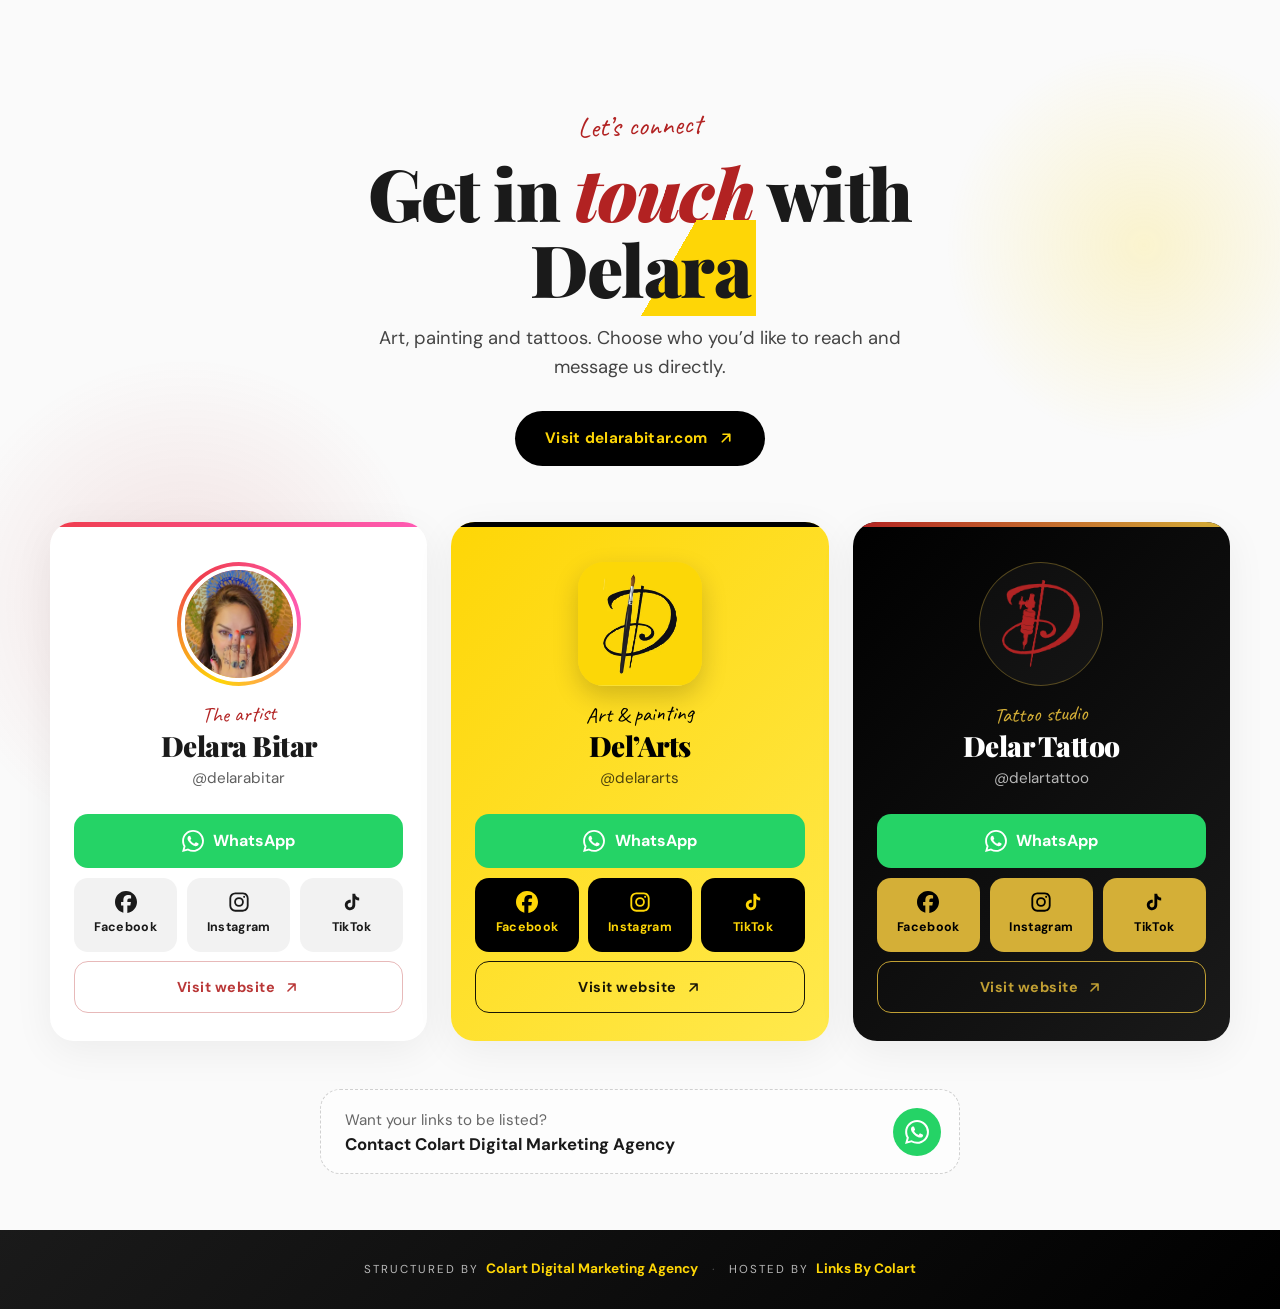
<file: delarabitar/index.html>
<!DOCTYPE html>
<html lang="en">
<head>
  <meta charset="UTF-8">
  <meta name="viewport" content="width=device-width, initial-scale=1, viewport-fit=cover">
  <title>Contact Delara Bitar | Del’Arts &amp; Delar Tattoo</title>
  <meta name="description" content="Contact Delara Bitar, Del’Arts and Delar Tattoo on WhatsApp, Facebook, Instagram and TikTok.">
  <meta name="theme-color" content="#FED606">
  <link rel="canonical" href="https://contact.delarabitar.com/">

  <meta property="og:type" content="website">
  <meta property="og:title" content="Contact Delara Bitar">
  <meta property="og:description" content="Delara Bitar · Del’Arts · Delar Tattoo: all contacts in one place.">
  <meta property="og:url" content="https://contact.delarabitar.com/">
  <meta property="og:image" content="https://contact.delarabitar.com/assets/favicon.png">

  <link rel="icon" type="image/png" href="assets/favicon.png">
  <link rel="apple-touch-icon" href="assets/favicon.png">

  <link rel="preconnect" href="https://fonts.googleapis.com">
  <link rel="preconnect" href="https://fonts.gstatic.com" crossorigin>
  <link href="https://fonts.googleapis.com/css2?family=Caveat:wght@600&family=DM+Sans:wght@400;500;700&family=Playfair+Display:ital,wght@0,700;0,900;1,900&display=swap" rel="stylesheet">
  <link rel="stylesheet" href="style.css">
</head>
<body>

  <main>
    <section class="ct-hero">
      <div class="ct-hero-content">
        <span class="ct-hero-eyebrow">Let’s connect</span>
        <h1 class="ct-hero-title">Get in <em>touch</em> with <span class="accent-yellow">Delara</span></h1>
        <p class="ct-hero-subtitle">Art, painting and tattoos. Choose who you’d like to reach and message us directly.</p>
        <a class="site-btn" href="https://www.delarabitar.com/" target="_blank" rel="noopener">Visit delarabitar.com <svg viewBox="0 0 24 24" fill="none" stroke="currentColor" stroke-width="2.2" stroke-linecap="round" stroke-linejoin="round" aria-hidden="true"><path d="M7 17 17 7M8 7h9v9"/></svg></a>
      </div>
    </section>

    <section class="ct-cards" aria-label="Contacts">
      <div class="ct-grid">
        <article class="card card--delara">
          <div class="card-media"><img src="assets/delara-bitar.webp" alt="Delara Bitar" width="124" height="124" loading="lazy" decoding="async"></div>
          <p class="card-script">The artist</p>
          <h2 class="card-name">Delara Bitar</h2>
          <p class="card-handle">@delarabitar</p>

          <div class="card-actions">
            <a class="btn-wa" href="https://wa.me/9613341253" target="_blank" rel="noopener" aria-label="WhatsApp Delara Bitar"><svg viewBox="0 0 24 24" aria-hidden="true"><path d="M17.472 14.382c-.297-.149-1.758-.867-2.03-.967-.273-.099-.471-.148-.67.15-.197.297-.767.966-.94 1.164-.173.199-.347.223-.644.075-.297-.15-1.255-.463-2.39-1.475-.883-.788-1.48-1.761-1.653-2.059-.173-.297-.018-.458.13-.606.134-.133.298-.347.446-.52.149-.174.198-.298.298-.497.099-.198.05-.371-.025-.52-.075-.149-.669-1.612-.916-2.207-.242-.579-.487-.5-.669-.51-.173-.008-.371-.01-.57-.01-.198 0-.52.074-.792.372-.272.297-1.04 1.016-1.04 2.479 0 1.462 1.065 2.875 1.213 3.074.149.198 2.096 3.2 5.077 4.487.709.306 1.262.489 1.694.625.712.227 1.36.195 1.871.118.571-.085 1.758-.719 2.006-1.413.248-.694.248-1.289.173-1.413-.074-.124-.272-.198-.57-.347m-5.421 7.403h-.004a9.87 9.87 0 01-5.031-1.378l-.361-.214-3.741.982.998-3.648-.235-.374a9.86 9.86 0 01-1.51-5.26c.001-5.45 4.436-9.884 9.888-9.884 2.64 0 5.122 1.03 6.988 2.898a9.825 9.825 0 012.893 6.994c-.003 5.45-4.437 9.884-9.885 9.884m8.413-18.297A11.815 11.815 0 0012.05 0C5.495 0 .16 5.335.157 11.892c0 2.096.547 4.142 1.588 5.945L.057 24l6.305-1.654a11.882 11.882 0 005.683 1.448h.005c6.554 0 11.89-5.335 11.893-11.893a11.821 11.821 0 00-3.48-8.413z"/></svg>WhatsApp</a>
            <a class="btn-social" href="https://www.facebook.com/delarabitar" target="_blank" rel="noopener" aria-label="Delara Bitar on Facebook"><svg viewBox="0 0 24 24" fill="currentColor" aria-hidden="true"><path d="M9.101 23.691v-7.98H6.627v-3.667h2.474v-1.58c0-4.085 1.848-5.978 5.858-5.978.401 0 .955.042 1.468.103a8.68 8.68 0 0 1 1.141.195v3.325a8.623 8.623 0 0 0-.653-.036 26.805 26.805 0 0 0-.733-.009c-.707 0-1.259.096-1.675.309a1.686 1.686 0 0 0-.679.622c-.258.42-.374.995-.374 1.752v1.297h3.919l-.386 2.103-.287 1.564h-3.246v8.245C19.396 23.238 24 18.179 24 12.044c0-6.627-5.373-12-12-12s-12 5.373-12 12c0 5.628 3.874 10.35 9.101 11.647Z"/></svg>Facebook</a>
            <a class="btn-social" href="https://www.instagram.com/delarabitar" target="_blank" rel="noopener" aria-label="Delara Bitar on Instagram"><svg viewBox="0 0 24 24" fill="none" stroke="currentColor" stroke-width="2" stroke-linecap="round" stroke-linejoin="round" aria-hidden="true"><rect x="2.5" y="2.5" width="19" height="19" rx="5.5"/><circle cx="12" cy="12" r="4.3"/><circle cx="17.6" cy="6.4" r="1.1" fill="currentColor" stroke="none"/></svg>Instagram</a>
            <a class="btn-social" href="https://www.tiktok.com/@delarabitar" target="_blank" rel="noopener" aria-label="Delara Bitar on TikTok"><svg viewBox="0 0 24 24" fill="currentColor" aria-hidden="true"><path d="M16.6 5.82A4.28 4.28 0 0 1 15.54 3h-3.09v12.4a2.59 2.59 0 0 1-2.59 2.5c-1.42 0-2.6-1.16-2.6-2.6 0-1.72 1.66-3.01 3.37-2.48V9.66c-3.45-.46-6.47 2.22-6.47 5.64 0 3.33 2.76 5.7 5.69 5.7 3.14 0 5.69-2.55 5.69-5.7V9.01a7.35 7.35 0 0 0 4.3 1.38V7.3s-1.88.09-3.24-1.48z"/></svg>TikTok</a>
            <a class="btn-web" href="https://www.delarabitar.com/" target="_blank" rel="noopener">Visit website <svg viewBox="0 0 24 24" fill="none" stroke="currentColor" stroke-width="2.2" stroke-linecap="round" stroke-linejoin="round" aria-hidden="true"><path d="M7 17 17 7M8 7h9v9"/></svg></a>
          </div>
        </article>
        <article class="card card--arts">
          <div class="card-media"><img src="assets/delarts-logo.webp" alt="Del'Arts logo" width="124" height="124" loading="lazy" decoding="async"></div>
          <p class="card-script">Art &amp; painting</p>
          <h2 class="card-name">Del’Arts</h2>
          <p class="card-handle">@delararts</p>

          <div class="card-actions">
            <a class="btn-wa" href="https://wa.me/9613341253" target="_blank" rel="noopener" aria-label="WhatsApp Del’Arts"><svg viewBox="0 0 24 24" aria-hidden="true"><path d="M17.472 14.382c-.297-.149-1.758-.867-2.03-.967-.273-.099-.471-.148-.67.15-.197.297-.767.966-.94 1.164-.173.199-.347.223-.644.075-.297-.15-1.255-.463-2.39-1.475-.883-.788-1.48-1.761-1.653-2.059-.173-.297-.018-.458.13-.606.134-.133.298-.347.446-.52.149-.174.198-.298.298-.497.099-.198.05-.371-.025-.52-.075-.149-.669-1.612-.916-2.207-.242-.579-.487-.5-.669-.51-.173-.008-.371-.01-.57-.01-.198 0-.52.074-.792.372-.272.297-1.04 1.016-1.04 2.479 0 1.462 1.065 2.875 1.213 3.074.149.198 2.096 3.2 5.077 4.487.709.306 1.262.489 1.694.625.712.227 1.36.195 1.871.118.571-.085 1.758-.719 2.006-1.413.248-.694.248-1.289.173-1.413-.074-.124-.272-.198-.57-.347m-5.421 7.403h-.004a9.87 9.87 0 01-5.031-1.378l-.361-.214-3.741.982.998-3.648-.235-.374a9.86 9.86 0 01-1.51-5.26c.001-5.45 4.436-9.884 9.888-9.884 2.64 0 5.122 1.03 6.988 2.898a9.825 9.825 0 012.893 6.994c-.003 5.45-4.437 9.884-9.885 9.884m8.413-18.297A11.815 11.815 0 0012.05 0C5.495 0 .16 5.335.157 11.892c0 2.096.547 4.142 1.588 5.945L.057 24l6.305-1.654a11.882 11.882 0 005.683 1.448h.005c6.554 0 11.89-5.335 11.893-11.893a11.821 11.821 0 00-3.48-8.413z"/></svg>WhatsApp</a>
            <a class="btn-social" href="https://www.facebook.com/delararts" target="_blank" rel="noopener" aria-label="Del’Arts on Facebook"><svg viewBox="0 0 24 24" fill="currentColor" aria-hidden="true"><path d="M9.101 23.691v-7.98H6.627v-3.667h2.474v-1.58c0-4.085 1.848-5.978 5.858-5.978.401 0 .955.042 1.468.103a8.68 8.68 0 0 1 1.141.195v3.325a8.623 8.623 0 0 0-.653-.036 26.805 26.805 0 0 0-.733-.009c-.707 0-1.259.096-1.675.309a1.686 1.686 0 0 0-.679.622c-.258.42-.374.995-.374 1.752v1.297h3.919l-.386 2.103-.287 1.564h-3.246v8.245C19.396 23.238 24 18.179 24 12.044c0-6.627-5.373-12-12-12s-12 5.373-12 12c0 5.628 3.874 10.35 9.101 11.647Z"/></svg>Facebook</a>
            <a class="btn-social" href="https://www.instagram.com/delararts" target="_blank" rel="noopener" aria-label="Del’Arts on Instagram"><svg viewBox="0 0 24 24" fill="none" stroke="currentColor" stroke-width="2" stroke-linecap="round" stroke-linejoin="round" aria-hidden="true"><rect x="2.5" y="2.5" width="19" height="19" rx="5.5"/><circle cx="12" cy="12" r="4.3"/><circle cx="17.6" cy="6.4" r="1.1" fill="currentColor" stroke="none"/></svg>Instagram</a>
            <a class="btn-social" href="https://www.tiktok.com/@delararts" target="_blank" rel="noopener" aria-label="Del’Arts on TikTok"><svg viewBox="0 0 24 24" fill="currentColor" aria-hidden="true"><path d="M16.6 5.82A4.28 4.28 0 0 1 15.54 3h-3.09v12.4a2.59 2.59 0 0 1-2.59 2.5c-1.42 0-2.6-1.16-2.6-2.6 0-1.72 1.66-3.01 3.37-2.48V9.66c-3.45-.46-6.47 2.22-6.47 5.64 0 3.33 2.76 5.7 5.69 5.7 3.14 0 5.69-2.55 5.69-5.7V9.01a7.35 7.35 0 0 0 4.3 1.38V7.3s-1.88.09-3.24-1.48z"/></svg>TikTok</a>
            <a class="btn-web" href="https://www.delarabitar.com/delar-tattoo/" target="_blank" rel="noopener">Visit website <svg viewBox="0 0 24 24" fill="none" stroke="currentColor" stroke-width="2.2" stroke-linecap="round" stroke-linejoin="round" aria-hidden="true"><path d="M7 17 17 7M8 7h9v9"/></svg></a>
          </div>
        </article>
        <article class="card card--tattoo">
          <div class="card-media"><img src="assets/delartattoo-logo.webp" alt="Delar Tattoo logo" width="124" height="124" loading="lazy" decoding="async"></div>
          <p class="card-script">Tattoo studio</p>
          <h2 class="card-name">Delar Tattoo</h2>
          <p class="card-handle">@delartattoo</p>

          <div class="card-actions">
            <a class="btn-wa" href="https://wa.me/9613341253" target="_blank" rel="noopener" aria-label="WhatsApp Delar Tattoo"><svg viewBox="0 0 24 24" aria-hidden="true"><path d="M17.472 14.382c-.297-.149-1.758-.867-2.03-.967-.273-.099-.471-.148-.67.15-.197.297-.767.966-.94 1.164-.173.199-.347.223-.644.075-.297-.15-1.255-.463-2.39-1.475-.883-.788-1.48-1.761-1.653-2.059-.173-.297-.018-.458.13-.606.134-.133.298-.347.446-.52.149-.174.198-.298.298-.497.099-.198.05-.371-.025-.52-.075-.149-.669-1.612-.916-2.207-.242-.579-.487-.5-.669-.51-.173-.008-.371-.01-.57-.01-.198 0-.52.074-.792.372-.272.297-1.04 1.016-1.04 2.479 0 1.462 1.065 2.875 1.213 3.074.149.198 2.096 3.2 5.077 4.487.709.306 1.262.489 1.694.625.712.227 1.36.195 1.871.118.571-.085 1.758-.719 2.006-1.413.248-.694.248-1.289.173-1.413-.074-.124-.272-.198-.57-.347m-5.421 7.403h-.004a9.87 9.87 0 01-5.031-1.378l-.361-.214-3.741.982.998-3.648-.235-.374a9.86 9.86 0 01-1.51-5.26c.001-5.45 4.436-9.884 9.888-9.884 2.64 0 5.122 1.03 6.988 2.898a9.825 9.825 0 012.893 6.994c-.003 5.45-4.437 9.884-9.885 9.884m8.413-18.297A11.815 11.815 0 0012.05 0C5.495 0 .16 5.335.157 11.892c0 2.096.547 4.142 1.588 5.945L.057 24l6.305-1.654a11.882 11.882 0 005.683 1.448h.005c6.554 0 11.89-5.335 11.893-11.893a11.821 11.821 0 00-3.48-8.413z"/></svg>WhatsApp</a>
            <a class="btn-social" href="https://www.facebook.com/delartattoo" target="_blank" rel="noopener" aria-label="Delar Tattoo on Facebook"><svg viewBox="0 0 24 24" fill="currentColor" aria-hidden="true"><path d="M9.101 23.691v-7.98H6.627v-3.667h2.474v-1.58c0-4.085 1.848-5.978 5.858-5.978.401 0 .955.042 1.468.103a8.68 8.68 0 0 1 1.141.195v3.325a8.623 8.623 0 0 0-.653-.036 26.805 26.805 0 0 0-.733-.009c-.707 0-1.259.096-1.675.309a1.686 1.686 0 0 0-.679.622c-.258.42-.374.995-.374 1.752v1.297h3.919l-.386 2.103-.287 1.564h-3.246v8.245C19.396 23.238 24 18.179 24 12.044c0-6.627-5.373-12-12-12s-12 5.373-12 12c0 5.628 3.874 10.35 9.101 11.647Z"/></svg>Facebook</a>
            <a class="btn-social" href="https://www.instagram.com/delartattoo" target="_blank" rel="noopener" aria-label="Delar Tattoo on Instagram"><svg viewBox="0 0 24 24" fill="none" stroke="currentColor" stroke-width="2" stroke-linecap="round" stroke-linejoin="round" aria-hidden="true"><rect x="2.5" y="2.5" width="19" height="19" rx="5.5"/><circle cx="12" cy="12" r="4.3"/><circle cx="17.6" cy="6.4" r="1.1" fill="currentColor" stroke="none"/></svg>Instagram</a>
            <a class="btn-social" href="https://www.tiktok.com/@delartattoo" target="_blank" rel="noopener" aria-label="Delar Tattoo on TikTok"><svg viewBox="0 0 24 24" fill="currentColor" aria-hidden="true"><path d="M16.6 5.82A4.28 4.28 0 0 1 15.54 3h-3.09v12.4a2.59 2.59 0 0 1-2.59 2.5c-1.42 0-2.6-1.16-2.6-2.6 0-1.72 1.66-3.01 3.37-2.48V9.66c-3.45-.46-6.47 2.22-6.47 5.64 0 3.33 2.76 5.7 5.69 5.7 3.14 0 5.69-2.55 5.69-5.7V9.01a7.35 7.35 0 0 0 4.3 1.38V7.3s-1.88.09-3.24-1.48z"/></svg>TikTok</a>
            <a class="btn-web" href="https://www.delarabitar.com/delar-tattoo/" target="_blank" rel="noopener">Visit website <svg viewBox="0 0 24 24" fill="none" stroke="currentColor" stroke-width="2.2" stroke-linecap="round" stroke-linejoin="round" aria-hidden="true"><path d="M7 17 17 7M8 7h9v9"/></svg></a>
          </div>
        </article>
      </div>
    </section>

    <div class="listed-wrap">
      <a class="listed" href="https://wa.me/96170649423" target="_blank" rel="noopener">
        <span>
          <span class="listed-q">Want your links to be listed?</span>
          <span class="listed-a">Contact Colart Digital Marketing Agency</span>
        </span>
        <span class="listed-icon" aria-hidden="true"><svg viewBox="0 0 24 24" aria-hidden="true"><path d="M17.472 14.382c-.297-.149-1.758-.867-2.03-.967-.273-.099-.471-.148-.67.15-.197.297-.767.966-.94 1.164-.173.199-.347.223-.644.075-.297-.15-1.255-.463-2.39-1.475-.883-.788-1.48-1.761-1.653-2.059-.173-.297-.018-.458.13-.606.134-.133.298-.347.446-.52.149-.174.198-.298.298-.497.099-.198.05-.371-.025-.52-.075-.149-.669-1.612-.916-2.207-.242-.579-.487-.5-.669-.51-.173-.008-.371-.01-.57-.01-.198 0-.52.074-.792.372-.272.297-1.04 1.016-1.04 2.479 0 1.462 1.065 2.875 1.213 3.074.149.198 2.096 3.2 5.077 4.487.709.306 1.262.489 1.694.625.712.227 1.36.195 1.871.118.571-.085 1.758-.719 2.006-1.413.248-.694.248-1.289.173-1.413-.074-.124-.272-.198-.57-.347m-5.421 7.403h-.004a9.87 9.87 0 01-5.031-1.378l-.361-.214-3.741.982.998-3.648-.235-.374a9.86 9.86 0 01-1.51-5.26c.001-5.45 4.436-9.884 9.888-9.884 2.64 0 5.122 1.03 6.988 2.898a9.825 9.825 0 012.893 6.994c-.003 5.45-4.437 9.884-9.885 9.884m8.413-18.297A11.815 11.815 0 0012.05 0C5.495 0 .16 5.335.157 11.892c0 2.096.547 4.142 1.588 5.945L.057 24l6.305-1.654a11.882 11.882 0 005.683 1.448h.005c6.554 0 11.89-5.335 11.893-11.893a11.821 11.821 0 00-3.48-8.413z"/></svg></span>
      </a>
    </div>
  </main>

  <footer class="footer">
    <div class="footer-credits">
      <span class="footer-credit">
        <span class="footer-label">Structured by</span>
        <a href="https://colartdigitalmarketingagency.com" target="_blank" rel="noopener">Colart Digital Marketing Agency</a>
      </span>
      <span class="footer-sep" aria-hidden="true">·</span>
      <span class="footer-credit">
        <span class="footer-label">Hosted by</span>
        <a href="https://links.colartdigitalmarketingagency.com" target="_blank" rel="noopener">Links By Colart</a>
      </span>
    </div>
  </footer>

</body>
</html>
</file>
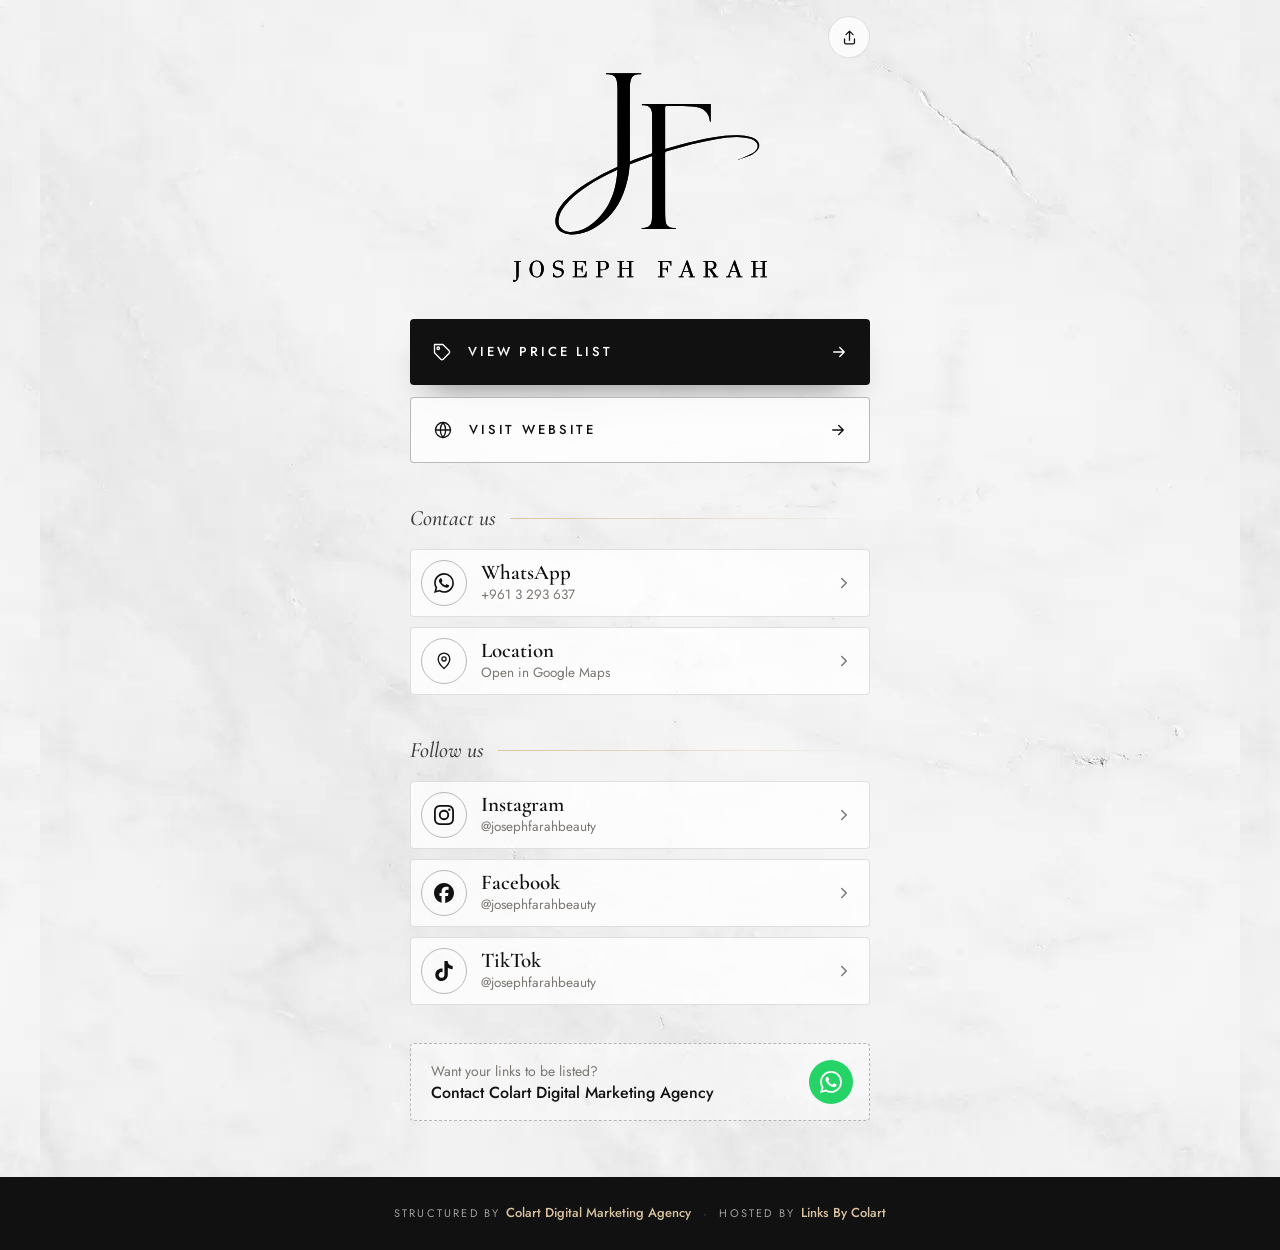
<file: josephfarah/index.html>
<!DOCTYPE html>
<html lang="en">
<head>
  <meta charset="UTF-8">
  <meta name="viewport" content="width=device-width, initial-scale=1, viewport-fit=cover">
  <title>Joseph Farah | Colart Links</title>
  <meta name="description" content="Joseph Farah: price list, website, WhatsApp, location, Instagram, Facebook and TikTok in one link.">
  <meta name="theme-color" content="#f4f2ef">
  <link rel="canonical" href="https://links.colartdigitalmarketingagency.com/josephfarah/">

  <meta property="og:type" content="profile">
  <meta property="og:site_name" content="Colart Links">
  <meta property="og:title" content="Joseph Farah">
  <meta property="og:description" content="Price list, website, booking and socials, all in one link.">
  <meta property="og:url" content="https://links.colartdigitalmarketingagency.com/josephfarah/">

  <link rel="icon" href="assets/logo.svg" type="image/svg+xml">
  <link rel="apple-touch-icon" href="assets/logo.svg">

  <link rel="preconnect" href="https://fonts.googleapis.com">
  <link rel="preconnect" href="https://fonts.gstatic.com" crossorigin>
  <link href="https://fonts.googleapis.com/css2?family=Cormorant+Garamond:ital,wght@0,600;1,500&family=Jost:wght@400;500&display=swap" rel="stylesheet">
  <link rel="stylesheet" href="style.css">
</head>
<body>

  <div class="topbar">
    <button class="share" type="button" id="share" aria-label="Share this page"><svg viewBox="0 0 24 24" fill="none" stroke="currentColor" stroke-width="1.8" stroke-linecap="round" stroke-linejoin="round" aria-hidden="true"><path d="M12 3v13M7 8l5-5 5 5M5 14v5a2 2 0 0 0 2 2h10a2 2 0 0 0 2-2v-5"/></svg></button>
  </div>

  <main class="page">

    <header class="identity">
      <img class="logo" src="assets/logo.svg" alt="Joseph Farah" width="260" height="215">
    </header>

    <div class="primary">
      <a class="cta cta--dark" href="https://pricelists.colartdigitalmarketingagency.com/josephfarah/" target="_blank" rel="noopener"><svg viewBox="0 0 24 24" fill="none" stroke="currentColor" stroke-width="1.6" stroke-linecap="round" stroke-linejoin="round" aria-hidden="true"><path d="M20.6 13.4 13.4 20.6a2 2 0 0 1-2.8 0L3 13V3h10l7.6 7.6a2 2 0 0 1 0 2.8z"/><circle cx="7.5" cy="7.5" r="1.5"/></svg><span>View price list</span><svg class="arrow" viewBox="0 0 24 24" fill="none" stroke="currentColor" stroke-width="1.8" stroke-linecap="round" stroke-linejoin="round" aria-hidden="true"><path d="M5 12h14M13 6l6 6-6 6"/></svg></a>
      <a class="cta cta--light" href="https://www.josephfarahbeauty.com/" target="_blank" rel="noopener"><svg viewBox="0 0 24 24" fill="none" stroke="currentColor" stroke-width="1.6" stroke-linecap="round" stroke-linejoin="round" aria-hidden="true"><circle cx="12" cy="12" r="9"/><path d="M3 12h18M12 3a14 14 0 0 1 0 18M12 3a14 14 0 0 0 0 18"/></svg><span>Visit website</span><svg class="arrow" viewBox="0 0 24 24" fill="none" stroke="currentColor" stroke-width="1.8" stroke-linecap="round" stroke-linejoin="round" aria-hidden="true"><path d="M5 12h14M13 6l6 6-6 6"/></svg></a>
    </div>

    <h2 class="label">Contact us</h2>
    <ul class="links links--contact">
      <li>
        <a class="link link--wa" href="https://wa.me/9613293637" target="_blank" rel="noopener">
          <span class="link__icon"><svg viewBox="0 0 24 24" fill="currentColor" aria-hidden="true"><path d="M17.472 14.382c-.297-.149-1.758-.867-2.03-.967-.273-.099-.471-.148-.67.15-.197.297-.767.966-.94 1.164-.173.199-.347.223-.644.075-.297-.15-1.255-.463-2.39-1.475-.883-.788-1.48-1.761-1.653-2.059-.173-.297-.018-.458.13-.606.134-.133.298-.347.446-.52.149-.174.198-.298.298-.497.099-.198.05-.371-.025-.52-.075-.149-.669-1.612-.916-2.207-.242-.579-.487-.5-.669-.51-.173-.008-.371-.01-.57-.01-.198 0-.52.074-.792.372-.272.297-1.04 1.016-1.04 2.479 0 1.462 1.065 2.875 1.213 3.074.149.198 2.096 3.2 5.077 4.487.709.306 1.262.489 1.694.625.712.227 1.36.195 1.871.118.571-.085 1.758-.719 2.006-1.413.248-.694.248-1.289.173-1.413-.074-.124-.272-.198-.57-.347m-5.421 7.403h-.004a9.87 9.87 0 01-5.031-1.378l-.361-.214-3.741.982.998-3.648-.235-.374a9.86 9.86 0 01-1.51-5.26c.001-5.45 4.436-9.884 9.888-9.884 2.64 0 5.122 1.03 6.988 2.898a9.825 9.825 0 012.893 6.994c-.003 5.45-4.437 9.884-9.885 9.884m8.413-18.297A11.815 11.815 0 0012.05 0C5.495 0 .16 5.335.157 11.892c0 2.096.547 4.142 1.588 5.945L.057 24l6.305-1.654a11.882 11.882 0 005.683 1.448h.005c6.554 0 11.89-5.335 11.893-11.893a11.821 11.821 0 00-3.48-8.413Z"/></svg></span>
          <span class="link__text"><span class="link__title">WhatsApp</span><span class="link__sub">+961 3 293 637</span></span>
          <span class="link__go" aria-hidden="true"><svg viewBox="0 0 24 24" fill="none" stroke="currentColor" stroke-width="2" stroke-linecap="round" stroke-linejoin="round" aria-hidden="true"><path d="M9 6l6 6-6 6"/></svg></span>
        </a>
      </li>
      <li>
        <a class="link" href="https://maps.app.goo.gl/ezxHC9S3fY7NW1kY9" target="_blank" rel="noopener">
          <span class="link__icon"><svg viewBox="0 0 24 24" fill="none" stroke="currentColor" stroke-width="1.6" stroke-linecap="round" stroke-linejoin="round" aria-hidden="true"><path d="M12 21s-7-6.2-7-11.5A7 7 0 0 1 19 9.5C19 14.8 12 21 12 21z"/><circle cx="12" cy="9.5" r="2.5"/></svg></span>
          <span class="link__text"><span class="link__title">Location</span><span class="link__sub">Open in Google Maps</span></span>
          <span class="link__go" aria-hidden="true"><svg viewBox="0 0 24 24" fill="none" stroke="currentColor" stroke-width="2" stroke-linecap="round" stroke-linejoin="round" aria-hidden="true"><path d="M9 6l6 6-6 6"/></svg></span>
        </a>
      </li>
    </ul>

    <h2 class="label">Follow us</h2>
    <ul class="links links--follow">
      <li>
        <a class="link" href="https://www.instagram.com/josephfarahbeauty" target="_blank" rel="noopener">
          <span class="link__icon"><svg viewBox="0 0 24 24" fill="currentColor" aria-hidden="true"><path d="M7.0301.084c-1.2768.0602-2.1487.264-2.911.5634-.7888.3075-1.4575.72-2.1228 1.3877-.6652.6677-1.075 1.3368-1.3802 2.127-.2954.7638-.4956 1.6365-.552 2.914-.0564 1.2775-.0689 1.6882-.0626 4.947.0062 3.2586.0206 3.6671.0825 4.9473.061 1.2765.264 2.1482.5635 2.9107.308.7889.72 1.4573 1.388 2.1228.6679.6655 1.3365 1.0743 2.1285 1.38.7632.295 1.6361.4961 2.9134.552 1.2773.056 1.6884.069 4.9462.0627 3.2578-.0062 3.668-.0207 4.9478-.0814 1.28-.0607 2.147-.2652 2.9098-.5633.7889-.3086 1.4578-.72 2.1228-1.3881.665-.6682 1.0745-1.3378 1.3795-2.1284.2957-.7632.4966-1.636.552-2.9124.056-1.2809.0692-1.6898.063-4.948-.0063-3.2583-.021-3.6668-.0817-4.9465-.0607-1.2797-.264-2.1487-.5633-2.9117-.3084-.7889-.72-1.4568-1.3876-2.1228C21.2982 1.33 20.628.9208 19.8378.6165 19.074.321 18.2017.1197 16.9244.0645 15.6471.0093 15.236-.005 11.977.0014 8.718.0076 8.31.0215 7.0301.0839m.1402 21.6932c-1.17-.0509-1.8053-.2453-2.2287-.408-.5606-.216-.96-.4771-1.3819-.895-.422-.4178-.6811-.8186-.9-1.378-.1644-.4234-.3624-1.058-.4171-2.228-.0595-1.2645-.072-1.6442-.079-4.848-.007-3.2037.0053-3.583.0607-4.848.05-1.169.2456-1.805.408-2.2282.216-.5613.4762-.96.895-1.3816.4188-.4217.8184-.6814 1.3783-.9003.423-.1651 1.0575-.3614 2.227-.4171 1.2655-.06 1.6447-.072 4.848-.079 3.2033-.007 3.5835.005 4.8495.0608 1.169.0508 1.8053.2445 2.228.408.5608.216.96.4754 1.3816.895.4217.4194.6816.8176.9005 1.3787.1653.4217.3617 1.056.4169 2.2263.0602 1.2655.0739 1.645.0796 4.848.0058 3.203-.0055 3.5834-.061 4.848-.051 1.17-.245 1.8055-.408 2.2294-.216.5604-.4763.96-.8954 1.3814-.419.4215-.8181.6811-1.3783.9-.4224.1649-1.0577.3617-2.2262.4174-1.2656.0595-1.6448.072-4.8493.079-3.2045.007-3.5825-.006-4.848-.0608M16.953 5.5864A1.44 1.44 0 1 0 18.39 4.144a1.44 1.44 0 0 0-1.437 1.4424M5.8385 12.012c.0067 3.4032 2.7706 6.1557 6.173 6.1493 3.4026-.0065 6.157-2.7701 6.1506-6.1733-.0065-3.4032-2.771-6.1565-6.174-6.1498-3.403.0067-6.156 2.771-6.1496 6.1738M8 12.0077a4 4 0 1 1 4.008 3.9921A3.9996 3.9996 0 0 1 8 12.0077"/></svg></span>
          <span class="link__text"><span class="link__title">Instagram</span><span class="link__sub">@josephfarahbeauty</span></span>
          <span class="link__go" aria-hidden="true"><svg viewBox="0 0 24 24" fill="none" stroke="currentColor" stroke-width="2" stroke-linecap="round" stroke-linejoin="round" aria-hidden="true"><path d="M9 6l6 6-6 6"/></svg></span>
        </a>
      </li>
      <li>
        <a class="link" href="https://www.facebook.com/josephfarahbeauty" target="_blank" rel="noopener">
          <span class="link__icon"><svg viewBox="0 0 24 24" fill="currentColor" aria-hidden="true"><path d="M9.101 23.691v-7.98H6.627v-3.667h2.474v-1.58c0-4.085 1.848-5.978 5.858-5.978.401 0 .955.042 1.468.103a8.68 8.68 0 0 1 1.141.195v3.325a8.623 8.623 0 0 0-.653-.036 26.805 26.805 0 0 0-.733-.009c-.707 0-1.259.096-1.675.309a1.686 1.686 0 0 0-.679.622c-.258.42-.374.995-.374 1.752v1.297h3.919l-.386 2.103-.287 1.564h-3.246v8.245C19.396 23.238 24 18.179 24 12.044c0-6.627-5.373-12-12-12s-12 5.373-12 12c0 5.628 3.874 10.35 9.101 11.647Z"/></svg></span>
          <span class="link__text"><span class="link__title">Facebook</span><span class="link__sub">@josephfarahbeauty</span></span>
          <span class="link__go" aria-hidden="true"><svg viewBox="0 0 24 24" fill="none" stroke="currentColor" stroke-width="2" stroke-linecap="round" stroke-linejoin="round" aria-hidden="true"><path d="M9 6l6 6-6 6"/></svg></span>
        </a>
      </li>
      <li>
        <a class="link" href="https://www.tiktok.com/@josephfarahbeauty" target="_blank" rel="noopener">
          <span class="link__icon"><svg viewBox="0 0 24 24" fill="currentColor" aria-hidden="true"><path d="M12.525.02c1.31-.02 2.61-.01 3.91-.02.08 1.53.63 3.09 1.75 4.17 1.12 1.11 2.7 1.62 4.24 1.79v4.03c-1.44-.05-2.89-.35-4.2-.97-.57-.26-1.1-.59-1.62-.93-.01 2.92.01 5.84-.02 8.75-.08 1.4-.54 2.79-1.35 3.94-1.31 1.92-3.58 3.17-5.91 3.21-1.43.08-2.86-.31-4.08-1.03-2.02-1.19-3.44-3.37-3.65-5.71-.02-.5-.03-1-.01-1.49.18-1.9 1.12-3.72 2.58-4.96 1.66-1.44 3.98-2.13 6.15-1.72.02 1.48-.04 2.96-.04 4.44-.99-.32-2.15-.23-3.02.37-.63.41-1.11 1.04-1.36 1.75-.21.51-.15 1.07-.14 1.61.24 1.64 1.82 3.02 3.5 2.87 1.12-.01 2.19-.66 2.77-1.61.19-.33.4-.67.41-1.06.1-1.79.06-3.57.07-5.36.01-4.03-.01-8.05.02-12.07z"/></svg></span>
          <span class="link__text"><span class="link__title">TikTok</span><span class="link__sub">@josephfarahbeauty</span></span>
          <span class="link__go" aria-hidden="true"><svg viewBox="0 0 24 24" fill="none" stroke="currentColor" stroke-width="2" stroke-linecap="round" stroke-linejoin="round" aria-hidden="true"><path d="M9 6l6 6-6 6"/></svg></span>
        </a>
      </li>
    </ul>

    <a class="listed" href="https://wa.me/96170649423" target="_blank" rel="noopener">
      <span>
        <span class="listed__q">Want your links to be listed?</span>
        <span class="listed__a">Contact Colart Digital Marketing Agency</span>
      </span>
      <span class="listed__icon" aria-hidden="true"><svg viewBox="0 0 24 24" fill="currentColor" aria-hidden="true"><path d="M17.472 14.382c-.297-.149-1.758-.867-2.03-.967-.273-.099-.471-.148-.67.15-.197.297-.767.966-.94 1.164-.173.199-.347.223-.644.075-.297-.15-1.255-.463-2.39-1.475-.883-.788-1.48-1.761-1.653-2.059-.173-.297-.018-.458.13-.606.134-.133.298-.347.446-.52.149-.174.198-.298.298-.497.099-.198.05-.371-.025-.52-.075-.149-.669-1.612-.916-2.207-.242-.579-.487-.5-.669-.51-.173-.008-.371-.01-.57-.01-.198 0-.52.074-.792.372-.272.297-1.04 1.016-1.04 2.479 0 1.462 1.065 2.875 1.213 3.074.149.198 2.096 3.2 5.077 4.487.709.306 1.262.489 1.694.625.712.227 1.36.195 1.871.118.571-.085 1.758-.719 2.006-1.413.248-.694.248-1.289.173-1.413-.074-.124-.272-.198-.57-.347m-5.421 7.403h-.004a9.87 9.87 0 01-5.031-1.378l-.361-.214-3.741.982.998-3.648-.235-.374a9.86 9.86 0 01-1.51-5.26c.001-5.45 4.436-9.884 9.888-9.884 2.64 0 5.122 1.03 6.988 2.898a9.825 9.825 0 012.893 6.994c-.003 5.45-4.437 9.884-9.885 9.884m8.413-18.297A11.815 11.815 0 0012.05 0C5.495 0 .16 5.335.157 11.892c0 2.096.547 4.142 1.588 5.945L.057 24l6.305-1.654a11.882 11.882 0 005.683 1.448h.005c6.554 0 11.89-5.335 11.893-11.893a11.821 11.821 0 00-3.48-8.413Z"/></svg></span>
    </a>

  </main>

  <footer class="footer">
    <div class="footer__credits">
      <span class="footer__credit">
        <span class="footer__label">Structured by</span>
        <a href="https://colartdigitalmarketingagency.com" target="_blank" rel="noopener">Colart Digital Marketing Agency</a>
      </span>
      <span class="footer__sep" aria-hidden="true">·</span>
      <span class="footer__credit">
        <span class="footer__label">Hosted by</span>
        <a href="../">Links By Colart</a>
      </span>
    </div>
  </footer>

  <div class="toast" id="toast" role="status" aria-live="polite"></div>

  <script src="script.js"></script>
</body>
</html>
</file>
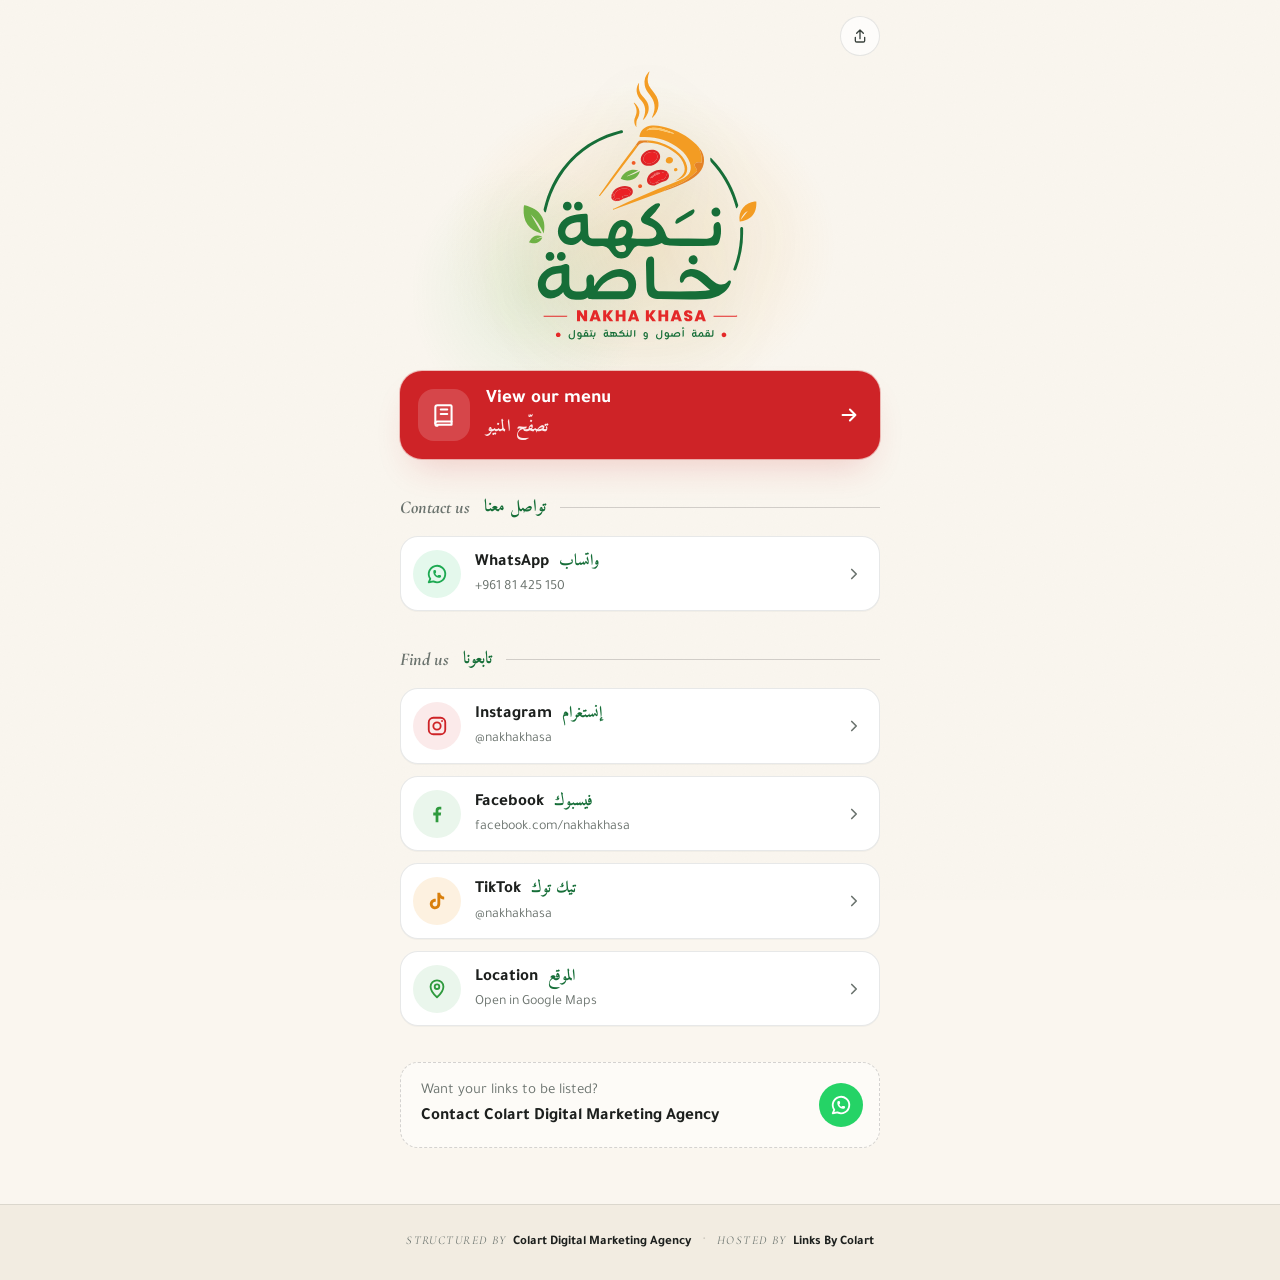
<file: nakhakhasa/index.html>
<!DOCTYPE html>
<html lang="en">
<head>
  <meta charset="UTF-8">
  <meta name="viewport" content="width=device-width, initial-scale=1, viewport-fit=cover">
  <title>Nakha Khasa | نكهة خاصة | Colart Links</title>
  <meta name="description" content="Nakha Khasa | نكهة خاصة: menu, Instagram, Facebook, TikTok and location, all in one link.">
  <meta name="theme-color" content="#faf6ef">
  <link rel="canonical" href="https://links.colartdigitalmarketingagency.com/nakhakhasa/">

  <meta property="og:type" content="profile">
  <meta property="og:site_name" content="Colart Links">
  <meta property="og:title" content="Nakha Khasa | نكهة خاصة">
  <meta property="og:description" content="Menu, socials and location, all in one link.">
  <meta property="og:url" content="https://links.colartdigitalmarketingagency.com/nakhakhasa/">

  <link rel="icon" href="assets/logo.svg" type="image/svg+xml">
  <link rel="apple-touch-icon" href="assets/logo.svg">

  <link rel="preconnect" href="https://fonts.googleapis.com">
  <link rel="preconnect" href="https://fonts.gstatic.com" crossorigin>
  <link href="https://fonts.googleapis.com/css2?family=Amiri:wght@700&family=Cormorant+Garamond:ital,wght@1,400;1,500&family=Tajawal:wght@400;500;700&display=swap" rel="stylesheet">
  <link rel="stylesheet" href="style.css">
</head>
<body>

  <div class="topbar">
    <button class="chip chip--icon" type="button" id="share" aria-label="Share this page">
      <svg viewBox="0 0 24 24" fill="none" stroke="currentColor" stroke-width="2" stroke-linecap="round" stroke-linejoin="round" aria-hidden="true"><path d="M12 3v13M7 8l5-5 5 5M5 14v5a2 2 0 0 0 2 2h10a2 2 0 0 0 2-2v-5"/></svg>
    </button>
  </div>

  <main class="page">

    <header class="identity">
      <img class="logo" src="assets/logo.svg" alt="Nakha Khasa | نكهة خاصة" width="240" height="275">
    </header>

    <!-- Primary: Menu -->
    <a class="menu-cta" href="https://menus.colartdigitalmarketingagency.com/nakhakhasa/" target="_blank" rel="noopener">
      <span class="menu-cta__icon" aria-hidden="true">
        <svg viewBox="0 0 24 24" fill="none" stroke="currentColor" stroke-width="1.9" stroke-linecap="round" stroke-linejoin="round"><path d="M4 19.5V5a2 2 0 0 1 2-2h12a1 1 0 0 1 1 1v14"/><path d="M6 21h13v-3H6a2 2 0 0 0 0 4"/><path d="M9 7h6M9 11h6"/></svg>
      </span>
      <span class="menu-cta__text">
        <span class="menu-cta__en">View our menu</span>
        <span class="menu-cta__ar" lang="ar" dir="rtl">تصفّح المنيو</span>
      </span>
      <span class="menu-cta__arrow" aria-hidden="true">
        <svg viewBox="0 0 24 24" fill="none" stroke="currentColor" stroke-width="2.2" stroke-linecap="round" stroke-linejoin="round"><path d="M5 12h14M13 6l6 6-6 6"/></svg>
      </span>
    </a>

    <h2 class="section-label">Contact us <span lang="ar" dir="rtl">تواصل معنا</span></h2>

    <ul class="links links--contact">
      <li>
        <a class="link link--wa" href="https://wa.me/96181425150" target="_blank" rel="noopener">
          <span class="link__icon" aria-hidden="true">
            <svg viewBox="0 0 24 24" fill="none" stroke="currentColor" stroke-width="2" stroke-linecap="round" stroke-linejoin="round"><path d="M3 21l1.65-3.8a9 9 0 1 1 3.4 2.9L3 21"/><path d="M9 10a.5.5 0 0 0 1 0V9a.5.5 0 0 0-1 0v1a5 5 0 0 0 5 5h1a.5.5 0 0 0 0-1h-1a.5.5 0 0 0 0 1"/></svg>
          </span>
          <span class="link__text">
            <span class="link__title"><span class="link__en">WhatsApp</span><span class="link__ar" lang="ar">واتساب</span></span>
            <span class="link__sub">+961 81 425 150</span>
          </span>
          <span class="link__go" aria-hidden="true"><svg viewBox="0 0 24 24" fill="none" stroke="currentColor" stroke-width="2.2" stroke-linecap="round" stroke-linejoin="round"><path d="M9 6l6 6-6 6"/></svg></span>
        </a>
      </li>
    </ul>

    <h2 class="section-label">Find us <span lang="ar" dir="rtl">تابعونا</span></h2>

    <ul class="links links--follow">
      <li>
        <a class="link link--red" href="https://instagram.com/nakhakhasa" target="_blank" rel="noopener">
          <span class="link__icon" aria-hidden="true">
            <svg viewBox="0 0 24 24" fill="none" stroke="currentColor" stroke-width="2" stroke-linecap="round" stroke-linejoin="round"><rect x="3" y="3" width="18" height="18" rx="5"/><circle cx="12" cy="12" r="4"/><circle cx="17.5" cy="6.5" r="1" fill="currentColor" stroke="none"/></svg>
          </span>
          <span class="link__text">
            <span class="link__title"><span class="link__en">Instagram</span><span class="link__ar" lang="ar">إنستغرام</span></span>
            <span class="link__sub">@nakhakhasa</span>
          </span>
          <span class="link__go" aria-hidden="true"><svg viewBox="0 0 24 24" fill="none" stroke="currentColor" stroke-width="2.2" stroke-linecap="round" stroke-linejoin="round"><path d="M9 6l6 6-6 6"/></svg></span>
        </a>
      </li>
      <li>
        <a class="link" href="https://facebook.com/nakhakhasa" target="_blank" rel="noopener">
          <span class="link__icon" aria-hidden="true">
            <svg viewBox="0 0 24 24" fill="currentColor"><path d="M13.5 21v-7.5h2.6l.4-3.1h-3V8.5c0-.9.3-1.5 1.6-1.5h1.6V4.2c-.3 0-1.2-.1-2.3-.1-2.3 0-3.9 1.4-3.9 4v2.3H7.9v3.1h2.6V21h3z"/></svg>
          </span>
          <span class="link__text">
            <span class="link__title"><span class="link__en">Facebook</span><span class="link__ar" lang="ar">فيسبوك</span></span>
            <span class="link__sub">facebook.com/nakhakhasa</span>
          </span>
          <span class="link__go" aria-hidden="true"><svg viewBox="0 0 24 24" fill="none" stroke="currentColor" stroke-width="2.2" stroke-linecap="round" stroke-linejoin="round"><path d="M9 6l6 6-6 6"/></svg></span>
        </a>
      </li>
      <li>
        <a class="link link--orange" href="https://www.tiktok.com/@nakhakhasa" target="_blank" rel="noopener">
          <span class="link__icon" aria-hidden="true">
            <svg viewBox="0 0 24 24" fill="currentColor"><path d="M16.6 5.82A4.28 4.28 0 0 1 15.54 3h-3.09v12.4a2.59 2.59 0 0 1-2.59 2.5c-1.42 0-2.6-1.16-2.6-2.6 0-1.72 1.66-3.01 3.37-2.48V9.66c-3.45-.46-6.47 2.22-6.47 5.64 0 3.33 2.76 5.7 5.69 5.7 3.14 0 5.69-2.55 5.69-5.7V9.01a7.35 7.35 0 0 0 4.3 1.38V7.3s-1.88.09-3.24-1.48z"/></svg>
          </span>
          <span class="link__text">
            <span class="link__title"><span class="link__en">TikTok</span><span class="link__ar" lang="ar">تيك توك</span></span>
            <span class="link__sub">@nakhakhasa</span>
          </span>
          <span class="link__go" aria-hidden="true"><svg viewBox="0 0 24 24" fill="none" stroke="currentColor" stroke-width="2.2" stroke-linecap="round" stroke-linejoin="round"><path d="M9 6l6 6-6 6"/></svg></span>
        </a>
      </li>
      <li>
        <a class="link" href="https://maps.app.goo.gl/v7EUHGbzWh1tNtES9" target="_blank" rel="noopener">
          <span class="link__icon" aria-hidden="true">
            <svg viewBox="0 0 24 24" fill="none" stroke="currentColor" stroke-width="2" stroke-linecap="round" stroke-linejoin="round"><path d="M12 21s-7-6.2-7-11.5A7 7 0 0 1 19 9.5C19 14.8 12 21 12 21z"/><circle cx="12" cy="9.5" r="2.5"/></svg>
          </span>
          <span class="link__text">
            <span class="link__title"><span class="link__en">Location</span><span class="link__ar" lang="ar">الموقع</span></span>
            <span class="link__sub">Open in Google Maps</span>
          </span>
          <span class="link__go" aria-hidden="true"><svg viewBox="0 0 24 24" fill="none" stroke="currentColor" stroke-width="2.2" stroke-linecap="round" stroke-linejoin="round"><path d="M9 6l6 6-6 6"/></svg></span>
        </a>
      </li>
    </ul>

    <a class="listed" href="https://wa.me/96170649423" target="_blank" rel="noopener">
      <span class="listed__text">
        <span class="listed__q">Want your links to be listed?</span>
        <span class="listed__a">Contact Colart Digital Marketing Agency</span>
      </span>
      <span class="listed__icon" aria-hidden="true"><svg viewBox="0 0 24 24" fill="none" stroke="currentColor" stroke-width="2" stroke-linecap="round" stroke-linejoin="round"><path d="M3 21l1.65-3.8a9 9 0 1 1 3.4 2.9L3 21"/><path d="M9 10a.5.5 0 0 0 1 0V9a.5.5 0 0 0-1 0v1a5 5 0 0 0 5 5h1a.5.5 0 0 0 0-1h-1a.5.5 0 0 0 0 1"/></svg></span>
    </a>

  </main>

  <footer class="footer">
    <div class="footer__credits">
      <span class="footer__credit">
        <span class="footer__credit-label">Structured by</span>
        <a href="https://colartdigitalmarketingagency.com" target="_blank" rel="noopener">Colart Digital Marketing Agency</a>
      </span>
      <span class="footer__sep" aria-hidden="true">·</span>
      <span class="footer__credit">
        <span class="footer__credit-label">Hosted by</span>
        <a href="../">Links By Colart</a>
      </span>
    </div>
  </footer>

  <div class="toast" id="toast" role="status" aria-live="polite"></div>

  <script src="script.js"></script>
</body>
</html>
</file>
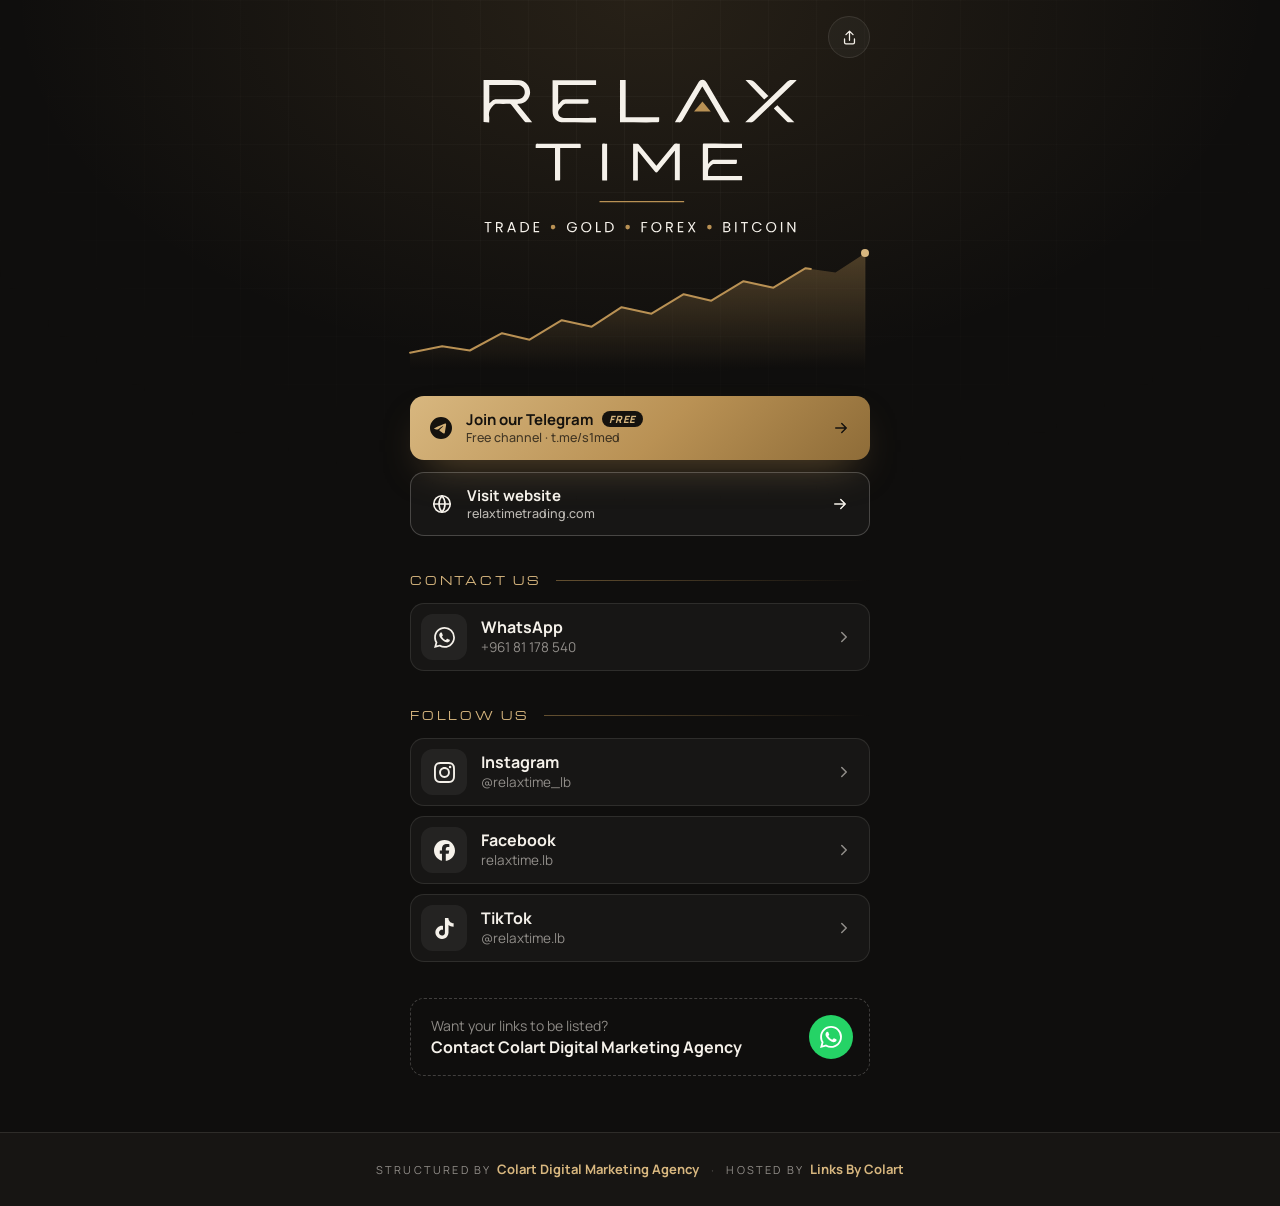
<file: relaxtime/index.html>
<!DOCTYPE html>
<html lang="en">
<head>
  <meta charset="UTF-8">
  <meta name="viewport" content="width=device-width, initial-scale=1, viewport-fit=cover">
  <title>Relax Time | Colart Links</title>
  <meta name="description" content="Relax Time: Trade, Gold, Forex, Bitcoin. Website, free Telegram channel, WhatsApp and socials in one link.">
  <meta name="theme-color" content="#0f0e0d">
  <link rel="canonical" href="https://links.colartdigitalmarketingagency.com/relaxtime/">

  <meta property="og:type" content="profile">
  <meta property="og:site_name" content="Colart Links">
  <meta property="og:title" content="Relax Time">
  <meta property="og:description" content="Trade · Gold · Forex · Bitcoin. All Relax Time links in one place.">
  <meta property="og:url" content="https://links.colartdigitalmarketingagency.com/relaxtime/">

  <link rel="icon" href="assets/logo.svg" type="image/svg+xml">

  <link rel="preconnect" href="https://fonts.googleapis.com">
  <link rel="preconnect" href="https://fonts.gstatic.com" crossorigin>
  <link href="https://fonts.googleapis.com/css2?family=Manrope:wght@500;700;800&family=Michroma&display=swap" rel="stylesheet">
  <link rel="stylesheet" href="style.css">
</head>
<body>

  <div class="topbar">
    <button class="share" type="button" id="share" aria-label="Share this page"><svg viewBox="0 0 24 24" fill="none" stroke="currentColor" stroke-width="1.8" stroke-linecap="round" stroke-linejoin="round" aria-hidden="true"><path d="M12 3v13M7 8l5-5 5 5M5 14v5a2 2 0 0 0 2 2h10a2 2 0 0 0 2-2v-5"/></svg></button>
  </div>

  <main class="page">

    <header class="hero">
      <img class="logo" src="assets/logo-light.svg" alt="Relax Time: Trade, Gold, Forex, Bitcoin" width="320" height="160">
      <div class="chart" aria-hidden="true">
        <svg viewBox="0 0 400 120" preserveAspectRatio="none">
          <defs>
            <linearGradient id="rt-area" x1="0" y1="0" x2="0" y2="1">
              <stop offset="0" stop-color="#b99154" stop-opacity=".35"/>
              <stop offset="1" stop-color="#b99154" stop-opacity="0"/>
            </linearGradient>
          </defs>
          <path class="area" d="M0 104 L28 98 L52 102 L80 86 L104 92 L132 74 L158 80 L184 62 L210 68 L238 50 L262 56 L290 38 L316 44 L344 26 L370 30 L396 12 L396 120 L0 120 Z"/>
          <path class="stroke" d="M0 104 L28 98 L52 102 L80 86 L104 92 L132 74 L158 80 L184 62 L210 68 L238 50 L262 56 L290 38 L316 44 L344 26 L370 30 L396 12" pathLength="1" vector-effect="non-scaling-stroke"/>
        </svg>
        <span class="dot-wrap" style="position:absolute;right:1%;top:10%;transform:translate(50%,-50%)">
          <svg width="28" height="28" viewBox="0 0 28 28"><circle class="ping" cx="14" cy="14" r="4"/><circle class="dot" cx="14" cy="14" r="4"/></svg>
        </span>
      </div>
    </header>

    <div class="primary">
      <a class="cta cta--gold" href="https://t.me/s1med" target="_blank" rel="noopener"><svg viewBox="0 0 24 24" fill="currentColor" aria-hidden="true"><path d="M11.944 0A12 12 0 0 0 0 12a12 12 0 0 0 12 12 12 12 0 0 0 12-12A12 12 0 0 0 12 0a12 12 0 0 0-.056 0zm4.962 7.224c.1-.002.321.023.465.14a.506.506 0 0 1 .171.325c.016.093.036.306.02.472-.18 1.898-.962 6.502-1.36 8.627-.168.9-.499 1.201-.82 1.23-.696.065-1.225-.46-1.9-.902-1.056-.693-1.653-1.124-2.678-1.8-1.185-.78-.417-1.21.258-1.91.177-.184 3.247-2.977 3.307-3.23.007-.032.014-.15-.056-.212s-.174-.041-.249-.024c-.106.024-1.793 1.14-5.061 3.345-.48.33-.913.49-1.302.48-.428-.008-1.252-.241-1.865-.44-.752-.245-1.349-.374-1.297-.789.027-.216.325-.437.893-.663 3.498-1.524 5.83-2.529 6.998-3.014 3.332-1.386 4.025-1.627 4.476-1.635z"/></svg><span>Join our Telegram <em class="badge">FREE</em><small>Free channel · t.me/s1med</small></span><svg class="arrow" viewBox="0 0 24 24" fill="none" stroke="currentColor" stroke-width="2" stroke-linecap="round" stroke-linejoin="round" aria-hidden="true"><path d="M5 12h14M13 6l6 6-6 6"/></svg></a>
      <a class="cta cta--line" href="https://www.relaxtimetrading.com" target="_blank" rel="noopener"><svg viewBox="0 0 24 24" fill="none" stroke="currentColor" stroke-width="1.8" stroke-linecap="round" stroke-linejoin="round" aria-hidden="true"><circle cx="12" cy="12" r="9"/><path d="M3 12h18M12 3a14 14 0 0 1 0 18M12 3a14 14 0 0 0 0 18"/></svg><span>Visit website<small>relaxtimetrading.com</small></span><svg class="arrow" viewBox="0 0 24 24" fill="none" stroke="currentColor" stroke-width="2" stroke-linecap="round" stroke-linejoin="round" aria-hidden="true"><path d="M5 12h14M13 6l6 6-6 6"/></svg></a>
    </div>

    <h2 class="label">Contact us</h2>
    <ul class="links links--contact">
      <li>
        <a class="link link--wa" href="https://wa.me/96181178540" target="_blank" rel="noopener">
          <span class="link__icon"><svg viewBox="0 0 24 24" fill="currentColor" aria-hidden="true"><path d="M17.472 14.382c-.297-.149-1.758-.867-2.03-.967-.273-.099-.471-.148-.67.15-.197.297-.767.966-.94 1.164-.173.199-.347.223-.644.075-.297-.15-1.255-.463-2.39-1.475-.883-.788-1.48-1.761-1.653-2.059-.173-.297-.018-.458.13-.606.134-.133.298-.347.446-.52.149-.174.198-.298.298-.497.099-.198.05-.371-.025-.52-.075-.149-.669-1.612-.916-2.207-.242-.579-.487-.5-.669-.51-.173-.008-.371-.01-.57-.01-.198 0-.52.074-.792.372-.272.297-1.04 1.016-1.04 2.479 0 1.462 1.065 2.875 1.213 3.074.149.198 2.096 3.2 5.077 4.487.709.306 1.262.489 1.694.625.712.227 1.36.195 1.871.118.571-.085 1.758-.719 2.006-1.413.248-.694.248-1.289.173-1.413-.074-.124-.272-.198-.57-.347m-5.421 7.403h-.004a9.87 9.87 0 01-5.031-1.378l-.361-.214-3.741.982.998-3.648-.235-.374a9.86 9.86 0 01-1.51-5.26c.001-5.45 4.436-9.884 9.888-9.884 2.64 0 5.122 1.03 6.988 2.898a9.825 9.825 0 012.893 6.994c-.003 5.45-4.437 9.884-9.885 9.884m8.413-18.297A11.815 11.815 0 0012.05 0C5.495 0 .16 5.335.157 11.892c0 2.096.547 4.142 1.588 5.945L.057 24l6.305-1.654a11.882 11.882 0 005.683 1.448h.005c6.554 0 11.89-5.335 11.893-11.893a11.821 11.821 0 00-3.48-8.413Z"/></svg></span>
          <span class="link__text"><span class="link__title">WhatsApp</span><span class="link__sub">+961 81 178 540</span></span>
          <span class="link__go" aria-hidden="true"><svg viewBox="0 0 24 24" fill="none" stroke="currentColor" stroke-width="2" stroke-linecap="round" stroke-linejoin="round" aria-hidden="true"><path d="M9 6l6 6-6 6"/></svg></span>
        </a>
      </li>
    </ul>

    <h2 class="label">Follow us</h2>
    <ul class="links links--follow">
      <li>
        <a class="link link--ig" href="https://www.instagram.com/relaxtime_lb" target="_blank" rel="noopener">
          <span class="link__icon"><svg viewBox="0 0 24 24" fill="currentColor" aria-hidden="true"><path d="M7.0301.084c-1.2768.0602-2.1487.264-2.911.5634-.7888.3075-1.4575.72-2.1228 1.3877-.6652.6677-1.075 1.3368-1.3802 2.127-.2954.7638-.4956 1.6365-.552 2.914-.0564 1.2775-.0689 1.6882-.0626 4.947.0062 3.2586.0206 3.6671.0825 4.9473.061 1.2765.264 2.1482.5635 2.9107.308.7889.72 1.4573 1.388 2.1228.6679.6655 1.3365 1.0743 2.1285 1.38.7632.295 1.6361.4961 2.9134.552 1.2773.056 1.6884.069 4.9462.0627 3.2578-.0062 3.668-.0207 4.9478-.0814 1.28-.0607 2.147-.2652 2.9098-.5633.7889-.3086 1.4578-.72 2.1228-1.3881.665-.6682 1.0745-1.3378 1.3795-2.1284.2957-.7632.4966-1.636.552-2.9124.056-1.2809.0692-1.6898.063-4.948-.0063-3.2583-.021-3.6668-.0817-4.9465-.0607-1.2797-.264-2.1487-.5633-2.9117-.3084-.7889-.72-1.4568-1.3876-2.1228C21.2982 1.33 20.628.9208 19.8378.6165 19.074.321 18.2017.1197 16.9244.0645 15.6471.0093 15.236-.005 11.977.0014 8.718.0076 8.31.0215 7.0301.0839m.1402 21.6932c-1.17-.0509-1.8053-.2453-2.2287-.408-.5606-.216-.96-.4771-1.3819-.895-.422-.4178-.6811-.8186-.9-1.378-.1644-.4234-.3624-1.058-.4171-2.228-.0595-1.2645-.072-1.6442-.079-4.848-.007-3.2037.0053-3.583.0607-4.848.05-1.169.2456-1.805.408-2.2282.216-.5613.4762-.96.895-1.3816.4188-.4217.8184-.6814 1.3783-.9003.423-.1651 1.0575-.3614 2.227-.4171 1.2655-.06 1.6447-.072 4.848-.079 3.2033-.007 3.5835.005 4.8495.0608 1.169.0508 1.8053.2445 2.228.408.5608.216.96.4754 1.3816.895.4217.4194.6816.8176.9005 1.3787.1653.4217.3617 1.056.4169 2.2263.0602 1.2655.0739 1.645.0796 4.848.0058 3.203-.0055 3.5834-.061 4.848-.051 1.17-.245 1.8055-.408 2.2294-.216.5604-.4763.96-.8954 1.3814-.419.4215-.8181.6811-1.3783.9-.4224.1649-1.0577.3617-2.2262.4174-1.2656.0595-1.6448.072-4.8493.079-3.2045.007-3.5825-.006-4.848-.0608M16.953 5.5864A1.44 1.44 0 1 0 18.39 4.144a1.44 1.44 0 0 0-1.437 1.4424M5.8385 12.012c.0067 3.4032 2.7706 6.1557 6.173 6.1493 3.4026-.0065 6.157-2.7701 6.1506-6.1733-.0065-3.4032-2.771-6.1565-6.174-6.1498-3.403.0067-6.156 2.771-6.1496 6.1738M8 12.0077a4 4 0 1 1 4.008 3.9921A3.9996 3.9996 0 0 1 8 12.0077"/></svg></span>
          <span class="link__text"><span class="link__title">Instagram</span><span class="link__sub">@relaxtime_lb</span></span>
          <span class="link__go" aria-hidden="true"><svg viewBox="0 0 24 24" fill="none" stroke="currentColor" stroke-width="2" stroke-linecap="round" stroke-linejoin="round" aria-hidden="true"><path d="M9 6l6 6-6 6"/></svg></span>
        </a>
      </li>
      <li>
        <a class="link link--fb" href="https://www.facebook.com/relaxtime.lb" target="_blank" rel="noopener">
          <span class="link__icon"><svg viewBox="0 0 24 24" fill="currentColor" aria-hidden="true"><path d="M9.101 23.691v-7.98H6.627v-3.667h2.474v-1.58c0-4.085 1.848-5.978 5.858-5.978.401 0 .955.042 1.468.103a8.68 8.68 0 0 1 1.141.195v3.325a8.623 8.623 0 0 0-.653-.036 26.805 26.805 0 0 0-.733-.009c-.707 0-1.259.096-1.675.309a1.686 1.686 0 0 0-.679.622c-.258.42-.374.995-.374 1.752v1.297h3.919l-.386 2.103-.287 1.564h-3.246v8.245C19.396 23.238 24 18.179 24 12.044c0-6.627-5.373-12-12-12s-12 5.373-12 12c0 5.628 3.874 10.35 9.101 11.647Z"/></svg></span>
          <span class="link__text"><span class="link__title">Facebook</span><span class="link__sub">relaxtime.lb</span></span>
          <span class="link__go" aria-hidden="true"><svg viewBox="0 0 24 24" fill="none" stroke="currentColor" stroke-width="2" stroke-linecap="round" stroke-linejoin="round" aria-hidden="true"><path d="M9 6l6 6-6 6"/></svg></span>
        </a>
      </li>
      <li>
        <a class="link link--tt" href="https://www.tiktok.com/@relaxtime.lb" target="_blank" rel="noopener">
          <span class="link__icon"><svg viewBox="0 0 24 24" fill="currentColor" aria-hidden="true"><path d="M12.525.02c1.31-.02 2.61-.01 3.91-.02.08 1.53.63 3.09 1.75 4.17 1.12 1.11 2.7 1.62 4.24 1.79v4.03c-1.44-.05-2.89-.35-4.2-.97-.57-.26-1.1-.59-1.62-.93-.01 2.92.01 5.84-.02 8.75-.08 1.4-.54 2.79-1.35 3.94-1.31 1.92-3.58 3.17-5.91 3.21-1.43.08-2.86-.31-4.08-1.03-2.02-1.19-3.44-3.37-3.65-5.71-.02-.5-.03-1-.01-1.49.18-1.9 1.12-3.72 2.58-4.96 1.66-1.44 3.98-2.13 6.15-1.72.02 1.48-.04 2.96-.04 4.44-.99-.32-2.15-.23-3.02.37-.63.41-1.11 1.04-1.36 1.75-.21.51-.15 1.07-.14 1.61.24 1.64 1.82 3.02 3.5 2.87 1.12-.01 2.19-.66 2.77-1.61.19-.33.4-.67.41-1.06.1-1.79.06-3.57.07-5.36.01-4.03-.01-8.05.02-12.07z"/></svg></span>
          <span class="link__text"><span class="link__title">TikTok</span><span class="link__sub">@relaxtime.lb</span></span>
          <span class="link__go" aria-hidden="true"><svg viewBox="0 0 24 24" fill="none" stroke="currentColor" stroke-width="2" stroke-linecap="round" stroke-linejoin="round" aria-hidden="true"><path d="M9 6l6 6-6 6"/></svg></span>
        </a>
      </li>
    </ul>

    <a class="listed" href="https://wa.me/96170649423" target="_blank" rel="noopener">
      <span>
        <span class="listed__q">Want your links to be listed?</span>
        <span class="listed__a">Contact Colart Digital Marketing Agency</span>
      </span>
      <span class="listed__icon" aria-hidden="true"><svg viewBox="0 0 24 24" fill="currentColor" aria-hidden="true"><path d="M17.472 14.382c-.297-.149-1.758-.867-2.03-.967-.273-.099-.471-.148-.67.15-.197.297-.767.966-.94 1.164-.173.199-.347.223-.644.075-.297-.15-1.255-.463-2.39-1.475-.883-.788-1.48-1.761-1.653-2.059-.173-.297-.018-.458.13-.606.134-.133.298-.347.446-.52.149-.174.198-.298.298-.497.099-.198.05-.371-.025-.52-.075-.149-.669-1.612-.916-2.207-.242-.579-.487-.5-.669-.51-.173-.008-.371-.01-.57-.01-.198 0-.52.074-.792.372-.272.297-1.04 1.016-1.04 2.479 0 1.462 1.065 2.875 1.213 3.074.149.198 2.096 3.2 5.077 4.487.709.306 1.262.489 1.694.625.712.227 1.36.195 1.871.118.571-.085 1.758-.719 2.006-1.413.248-.694.248-1.289.173-1.413-.074-.124-.272-.198-.57-.347m-5.421 7.403h-.004a9.87 9.87 0 01-5.031-1.378l-.361-.214-3.741.982.998-3.648-.235-.374a9.86 9.86 0 01-1.51-5.26c.001-5.45 4.436-9.884 9.888-9.884 2.64 0 5.122 1.03 6.988 2.898a9.825 9.825 0 012.893 6.994c-.003 5.45-4.437 9.884-9.885 9.884m8.413-18.297A11.815 11.815 0 0012.05 0C5.495 0 .16 5.335.157 11.892c0 2.096.547 4.142 1.588 5.945L.057 24l6.305-1.654a11.882 11.882 0 005.683 1.448h.005c6.554 0 11.89-5.335 11.893-11.893a11.821 11.821 0 00-3.48-8.413Z"/></svg></span>
    </a>

  </main>

  <footer class="footer">
    <div class="footer__credits">
      <span class="footer__credit">
        <span class="footer__label">Structured by</span>
        <a href="https://colartdigitalmarketingagency.com" target="_blank" rel="noopener">Colart Digital Marketing Agency</a>
      </span>
      <span class="footer__sep" aria-hidden="true">·</span>
      <span class="footer__credit">
        <span class="footer__label">Hosted by</span>
        <a href="../">Links By Colart</a>
      </span>
    </div>
  </footer>

  <div class="toast" id="toast" role="status" aria-live="polite"></div>

  <script src="script.js"></script>
</body>
</html>
</file>
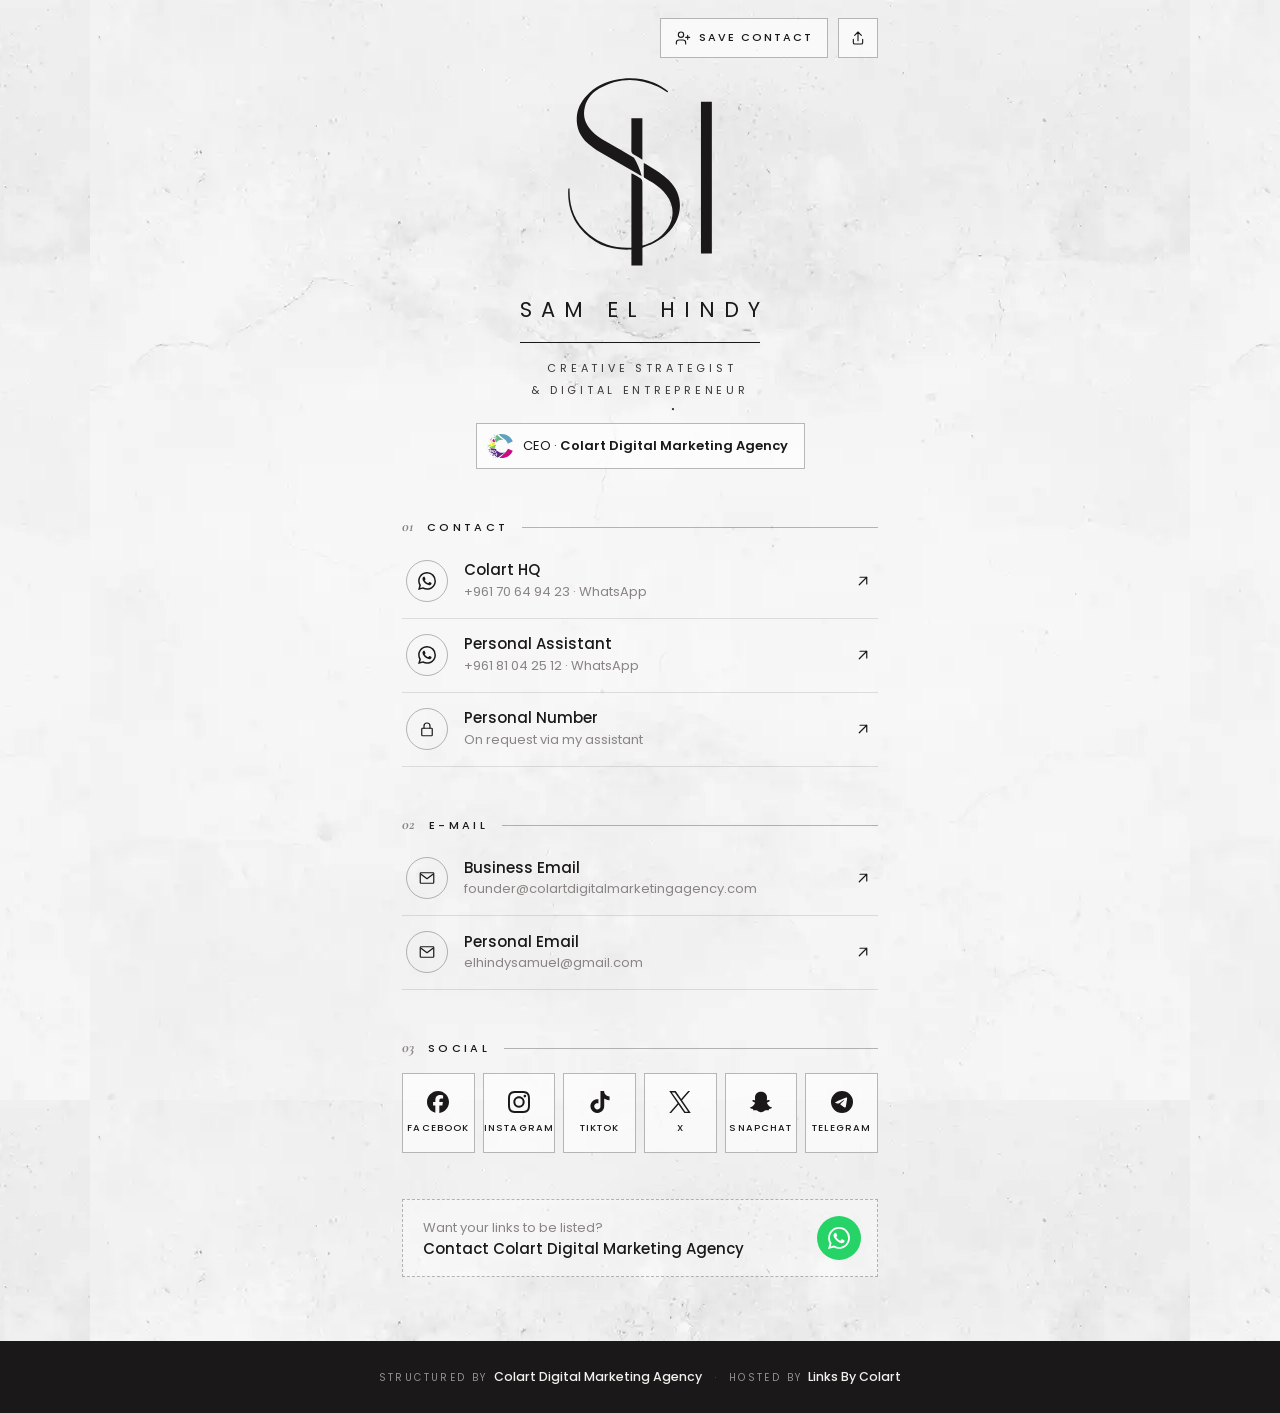
<file: samelhindy/index.html>
<!DOCTYPE html>
<html lang="en">
<head>
  <meta charset="UTF-8">
  <meta name="viewport" content="width=device-width, initial-scale=1, viewport-fit=cover">
  <title>Sam El Hindy | Creative Strategist &amp; Digital Entrepreneur</title>
  <meta name="description" content="Sam El Hindy: Creative Strategist &amp; Digital Entrepreneur, CEO of Colart Digital Marketing Agency. Contact and social links.">
  <meta name="theme-color" content="#f3f1ee">
  <link rel="canonical" href="https://links.colartdigitalmarketingagency.com/samelhindy/">

  <meta property="og:type" content="profile">
  <meta property="og:site_name" content="Colart Links">
  <meta property="og:title" content="Sam El Hindy">
  <meta property="og:description" content="Creative Strategist &amp; Digital Entrepreneur · CEO, Colart Digital Marketing Agency">
  <meta property="og:url" content="https://links.colartdigitalmarketingagency.com/samelhindy/">

  <link rel="icon" href="assets/logo.svg" type="image/svg+xml">

  <link rel="preconnect" href="https://fonts.googleapis.com">
  <link rel="preconnect" href="https://fonts.gstatic.com" crossorigin>
  <link href="https://fonts.googleapis.com/css2?family=Cormorant+Garamond:ital@1&family=Poppins:wght@300;400;500;600&display=swap" rel="stylesheet">
  <link rel="stylesheet" href="style.css">
</head>
<body>

  <div class="topbar">
    <a class="icon-btn" href="assets/sam-el-hindy.vcf" download="Sam-El-Hindy.vcf"><svg viewBox="0 0 24 24" fill="none" stroke="currentColor" stroke-width="1.7" stroke-linecap="round" stroke-linejoin="round" aria-hidden="true"><path d="M16 21v-2a4 4 0 0 0-4-4H6a4 4 0 0 0-4 4v2"/><circle cx="9" cy="7" r="4"/><path d="M19 8v6M22 11h-6"/></svg>Save contact</a>
    <button class="icon-btn icon-btn--sq" type="button" id="share" aria-label="Share this page"><svg viewBox="0 0 24 24" fill="none" stroke="currentColor" stroke-width="1.7" stroke-linecap="round" stroke-linejoin="round" aria-hidden="true"><path d="M12 3v13M7 8l5-5 5 5M5 14v5a2 2 0 0 0 2 2h10a2 2 0 0 0 2-2v-5"/></svg></button>
  </div>

  <main class="page">

    <header class="identity">
      <div class="mono" role="img" aria-label="SH monogram">
        <svg xmlns="http://www.w3.org/2000/svg" viewBox="654 291 692 897" aria-hidden="true">
          <path pathLength="1" d="M665.086 816.469h5.848c-3.293 85.105 22.98 157.898 88.816 213.367 57.223 48.219 124.41 67.363 200.023 63.75V746.48c2.387.82 4.09 1.132 5.512 1.937 11.465 6.477 22.79 13.203 34.332 19.527 8.086 4.434 11.395 11.293 11.442 20.094.164 30.899.359 61.793.386 92.688.063 65.207.02 130.41.04 195.613 0 2.219.195 4.437.331 7.25 18.93-4.68 36.235-11.703 52.68-20.95 26.36-14.82 48.531-34.117 65.195-59.628 32.094-49.13 29.985-107.77-5.488-154.703-17.656-23.36-39.668-41.774-63.914-57.696-12.328-8.093-25.047-15.613-37.789-23.054-3.586-2.094-4.996-4.305-4.95-8.512.231-20.18.106-40.367.106-61.309 7.387 4.235 15.012 8.469 22.5 12.922 33.024 19.64 65.559 39.895 93.36 66.903 74.918 72.773 65.074 171.203 5.312 238.683-33.004 37.262-74.71 60.817-121.965 75.031-4.437 1.332-5.605 3.114-5.57 7.426.203 24.082.137 48.164.16 72.246.004 2 0 4 0 6.469h-51.578v-74.785c-97.816 5.586-179.71-25.246-241.621-101.813-44.04-54.465-58.414-125.777-53.168-184.351m670.855 304.317h-50.992v-709.68h50.992Zm0 0"/>
          <path pathLength="1" d="M1131.594 362.195c-1.79 2.313-3.117 4.035-4.012 5.192-15.578-9.282-30.121-19.59-45.988-27.121-91.364-43.38-181.98-41.942-270.485 7.918-34.254 19.3-58.734 48.078-68.695 86.843-11.172 43.489 1.094 81.145 32.098 112.946 20.148 20.664 44.097 36.402 68.84 50.824 40.761 23.762 81.859 46.941 122.757 70.473 2.442 1.402 5.043 3.316 6.407 5.668 14.613 25.203 26.148 51.757 34.222 79.777.235.816.356 1.664.817 3.844-7.04-4.106-12.977-7.653-18.989-11.063-56.843-32.273-114.043-63.941-170.375-97.086-21.601-12.707-42.566-27.226-61.464-43.637-36.625-31.808-54.934-72.918-52.395-121.851 2.09-40.27 19.824-74.121 47.04-103.078 35.468-37.739 79.788-60.211 129.71-71.59 62.606-14.274 124.36-11.457 184.398 12.84 23.7 9.586 45.235 22.953 66.114 39.101"/>
          <path pathLength="1" d="M959.742 488.352h51.324v194.246c-13.5-8.414-26.441-17.457-40.296-24.778-8.844-4.672-11.438-10.164-11.305-20.008.613-46.058.273-92.125.277-138.19z"/>
        </svg>
      </div>
      <h1 class="name">Sam El Hindy</h1>
      <div class="rule" aria-hidden="true"></div>
      <p class="title">Creative Strategist<br>&amp; Digital Entrepreneur</p>
      <a class="ceo" href="../colart/">
        <img src="../assets/colart-mark.svg" alt="" width="26" height="26">
        <span>CEO · <b>Colart Digital Marketing Agency</b></span>
      </a>
    </header>

    <h2 class="label reveal"><span class="label__no">01</span><span class="label__t">Contact</span></h2>
    <ul class="rows">
        <li class="reveal"><a class="row row--wa" href="https://wa.me/96170649423" target="_blank" rel="noopener">
          <span class="row__icon"><svg viewBox="0 0 24 24" fill="currentColor" aria-hidden="true"><path d="M17.472 14.382c-.297-.149-1.758-.867-2.03-.967-.273-.099-.471-.148-.67.15-.197.297-.767.966-.94 1.164-.173.199-.347.223-.644.075-.297-.15-1.255-.463-2.39-1.475-.883-.788-1.48-1.761-1.653-2.059-.173-.297-.018-.458.13-.606.134-.133.298-.347.446-.52.149-.174.198-.298.298-.497.099-.198.05-.371-.025-.52-.075-.149-.669-1.612-.916-2.207-.242-.579-.487-.5-.669-.51-.173-.008-.371-.01-.57-.01-.198 0-.52.074-.792.372-.272.297-1.04 1.016-1.04 2.479 0 1.462 1.065 2.875 1.213 3.074.149.198 2.096 3.2 5.077 4.487.709.306 1.262.489 1.694.625.712.227 1.36.195 1.871.118.571-.085 1.758-.719 2.006-1.413.248-.694.248-1.289.173-1.413-.074-.124-.272-.198-.57-.347m-5.421 7.403h-.004a9.87 9.87 0 01-5.031-1.378l-.361-.214-3.741.982.998-3.648-.235-.374a9.86 9.86 0 01-1.51-5.26c.001-5.45 4.436-9.884 9.888-9.884 2.64 0 5.122 1.03 6.988 2.898a9.825 9.825 0 012.893 6.994c-.003 5.45-4.437 9.884-9.885 9.884m8.413-18.297A11.815 11.815 0 0012.05 0C5.495 0 .16 5.335.157 11.892c0 2.096.547 4.142 1.588 5.945L.057 24l6.305-1.654a11.882 11.882 0 005.683 1.448h.005c6.554 0 11.89-5.335 11.893-11.893a11.821 11.821 0 00-3.48-8.413Z"/></svg></span>
          <span class="row__text"><span class="row__title">Colart HQ</span><span class="row__sub">+961 70 64 94 23 · WhatsApp</span></span>
          <span class="row__go" aria-hidden="true"><svg viewBox="0 0 24 24" fill="none" stroke="currentColor" stroke-width="1.6" stroke-linecap="round" stroke-linejoin="round" aria-hidden="true"><path d="M7 17 17 7M8 7h9v9"/></svg></span>
        </a></li>
        <li class="reveal"><a class="row row--wa" href="https://wa.me/96181042512" target="_blank" rel="noopener">
          <span class="row__icon"><svg viewBox="0 0 24 24" fill="currentColor" aria-hidden="true"><path d="M17.472 14.382c-.297-.149-1.758-.867-2.03-.967-.273-.099-.471-.148-.67.15-.197.297-.767.966-.94 1.164-.173.199-.347.223-.644.075-.297-.15-1.255-.463-2.39-1.475-.883-.788-1.48-1.761-1.653-2.059-.173-.297-.018-.458.13-.606.134-.133.298-.347.446-.52.149-.174.198-.298.298-.497.099-.198.05-.371-.025-.52-.075-.149-.669-1.612-.916-2.207-.242-.579-.487-.5-.669-.51-.173-.008-.371-.01-.57-.01-.198 0-.52.074-.792.372-.272.297-1.04 1.016-1.04 2.479 0 1.462 1.065 2.875 1.213 3.074.149.198 2.096 3.2 5.077 4.487.709.306 1.262.489 1.694.625.712.227 1.36.195 1.871.118.571-.085 1.758-.719 2.006-1.413.248-.694.248-1.289.173-1.413-.074-.124-.272-.198-.57-.347m-5.421 7.403h-.004a9.87 9.87 0 01-5.031-1.378l-.361-.214-3.741.982.998-3.648-.235-.374a9.86 9.86 0 01-1.51-5.26c.001-5.45 4.436-9.884 9.888-9.884 2.64 0 5.122 1.03 6.988 2.898a9.825 9.825 0 012.893 6.994c-.003 5.45-4.437 9.884-9.885 9.884m8.413-18.297A11.815 11.815 0 0012.05 0C5.495 0 .16 5.335.157 11.892c0 2.096.547 4.142 1.588 5.945L.057 24l6.305-1.654a11.882 11.882 0 005.683 1.448h.005c6.554 0 11.89-5.335 11.893-11.893a11.821 11.821 0 00-3.48-8.413Z"/></svg></span>
          <span class="row__text"><span class="row__title">Personal Assistant</span><span class="row__sub">+961 81 04 25 12 · WhatsApp</span></span>
          <span class="row__go" aria-hidden="true"><svg viewBox="0 0 24 24" fill="none" stroke="currentColor" stroke-width="1.6" stroke-linecap="round" stroke-linejoin="round" aria-hidden="true"><path d="M7 17 17 7M8 7h9v9"/></svg></span>
        </a></li>
        <li class="reveal"><a class="row row--wa" href="https://wa.me/96181042512?text=Hello%2C%20I%27d%20like%20to%20request%20Sam%20El%20Hindy%27s%20personal%20number." target="_blank" rel="noopener">
          <span class="row__icon"><svg viewBox="0 0 24 24" fill="none" stroke="currentColor" stroke-width="1.6" stroke-linecap="round" stroke-linejoin="round" aria-hidden="true"><rect x="5" y="11" width="14" height="10" rx="1"/><path d="M8 11V8a4 4 0 0 1 8 0v3"/></svg></span>
          <span class="row__text"><span class="row__title">Personal Number</span><span class="row__sub">On request via my assistant</span></span>
          <span class="row__go" aria-hidden="true"><svg viewBox="0 0 24 24" fill="none" stroke="currentColor" stroke-width="1.6" stroke-linecap="round" stroke-linejoin="round" aria-hidden="true"><path d="M7 17 17 7M8 7h9v9"/></svg></span>
        </a></li>
    </ul>

    <h2 class="label reveal"><span class="label__no">02</span><span class="label__t">E-mail</span></h2>
    <ul class="rows">
        <li class="reveal"><a class="row" href="mailto:founder@colartdigitalmarketingagency.com">
          <span class="row__icon"><svg viewBox="0 0 24 24" fill="none" stroke="currentColor" stroke-width="1.6" stroke-linecap="round" stroke-linejoin="round" aria-hidden="true"><rect x="3" y="5" width="18" height="14" rx="1"/><path d="m4 7 8 6 8-6"/></svg></span>
          <span class="row__text"><span class="row__title">Business Email</span><span class="row__sub row__sub--wrap">founder@colartdigitalmarketingagency.com</span></span>
          <span class="row__go" aria-hidden="true"><svg viewBox="0 0 24 24" fill="none" stroke="currentColor" stroke-width="1.6" stroke-linecap="round" stroke-linejoin="round" aria-hidden="true"><path d="M7 17 17 7M8 7h9v9"/></svg></span>
        </a></li>
        <li class="reveal"><a class="row" href="mailto:elhindysamuel@gmail.com">
          <span class="row__icon"><svg viewBox="0 0 24 24" fill="none" stroke="currentColor" stroke-width="1.6" stroke-linecap="round" stroke-linejoin="round" aria-hidden="true"><rect x="3" y="5" width="18" height="14" rx="1"/><path d="m4 7 8 6 8-6"/></svg></span>
          <span class="row__text"><span class="row__title">Personal Email</span><span class="row__sub">elhindysamuel@gmail.com</span></span>
          <span class="row__go" aria-hidden="true"><svg viewBox="0 0 24 24" fill="none" stroke="currentColor" stroke-width="1.6" stroke-linecap="round" stroke-linejoin="round" aria-hidden="true"><path d="M7 17 17 7M8 7h9v9"/></svg></span>
        </a></li>
    </ul>

    <h2 class="label reveal"><span class="label__no">03</span><span class="label__t">Social</span></h2>
    <ul class="socials">
        <li class="reveal"><a class="social" href="https://www.facebook.com/atsam01" target="_blank" rel="noopener" aria-label="Facebook @atsam01" title="Facebook · @atsam01"><svg viewBox="0 0 24 24" fill="currentColor" aria-hidden="true"><path d="M9.101 23.691v-7.98H6.627v-3.667h2.474v-1.58c0-4.085 1.848-5.978 5.858-5.978.401 0 .955.042 1.468.103a8.68 8.68 0 0 1 1.141.195v3.325a8.623 8.623 0 0 0-.653-.036 26.805 26.805 0 0 0-.733-.009c-.707 0-1.259.096-1.675.309a1.686 1.686 0 0 0-.679.622c-.258.42-.374.995-.374 1.752v1.297h3.919l-.386 2.103-.287 1.564h-3.246v8.245C19.396 23.238 24 18.179 24 12.044c0-6.627-5.373-12-12-12s-12 5.373-12 12c0 5.628 3.874 10.35 9.101 11.647Z"/></svg><span>Facebook</span></a></li>
        <li class="reveal"><a class="social" href="https://www.instagram.com/atsam_01" target="_blank" rel="noopener" aria-label="Instagram @atsam_01" title="Instagram · @atsam_01"><svg viewBox="0 0 24 24" fill="currentColor" aria-hidden="true"><path d="M7.0301.084c-1.2768.0602-2.1487.264-2.911.5634-.7888.3075-1.4575.72-2.1228 1.3877-.6652.6677-1.075 1.3368-1.3802 2.127-.2954.7638-.4956 1.6365-.552 2.914-.0564 1.2775-.0689 1.6882-.0626 4.947.0062 3.2586.0206 3.6671.0825 4.9473.061 1.2765.264 2.1482.5635 2.9107.308.7889.72 1.4573 1.388 2.1228.6679.6655 1.3365 1.0743 2.1285 1.38.7632.295 1.6361.4961 2.9134.552 1.2773.056 1.6884.069 4.9462.0627 3.2578-.0062 3.668-.0207 4.9478-.0814 1.28-.0607 2.147-.2652 2.9098-.5633.7889-.3086 1.4578-.72 2.1228-1.3881.665-.6682 1.0745-1.3378 1.3795-2.1284.2957-.7632.4966-1.636.552-2.9124.056-1.2809.0692-1.6898.063-4.948-.0063-3.2583-.021-3.6668-.0817-4.9465-.0607-1.2797-.264-2.1487-.5633-2.9117-.3084-.7889-.72-1.4568-1.3876-2.1228C21.2982 1.33 20.628.9208 19.8378.6165 19.074.321 18.2017.1197 16.9244.0645 15.6471.0093 15.236-.005 11.977.0014 8.718.0076 8.31.0215 7.0301.0839m.1402 21.6932c-1.17-.0509-1.8053-.2453-2.2287-.408-.5606-.216-.96-.4771-1.3819-.895-.422-.4178-.6811-.8186-.9-1.378-.1644-.4234-.3624-1.058-.4171-2.228-.0595-1.2645-.072-1.6442-.079-4.848-.007-3.2037.0053-3.583.0607-4.848.05-1.169.2456-1.805.408-2.2282.216-.5613.4762-.96.895-1.3816.4188-.4217.8184-.6814 1.3783-.9003.423-.1651 1.0575-.3614 2.227-.4171 1.2655-.06 1.6447-.072 4.848-.079 3.2033-.007 3.5835.005 4.8495.0608 1.169.0508 1.8053.2445 2.228.408.5608.216.96.4754 1.3816.895.4217.4194.6816.8176.9005 1.3787.1653.4217.3617 1.056.4169 2.2263.0602 1.2655.0739 1.645.0796 4.848.0058 3.203-.0055 3.5834-.061 4.848-.051 1.17-.245 1.8055-.408 2.2294-.216.5604-.4763.96-.8954 1.3814-.419.4215-.8181.6811-1.3783.9-.4224.1649-1.0577.3617-2.2262.4174-1.2656.0595-1.6448.072-4.8493.079-3.2045.007-3.5825-.006-4.848-.0608M16.953 5.5864A1.44 1.44 0 1 0 18.39 4.144a1.44 1.44 0 0 0-1.437 1.4424M5.8385 12.012c.0067 3.4032 2.7706 6.1557 6.173 6.1493 3.4026-.0065 6.157-2.7701 6.1506-6.1733-.0065-3.4032-2.771-6.1565-6.174-6.1498-3.403.0067-6.156 2.771-6.1496 6.1738M8 12.0077a4 4 0 1 1 4.008 3.9921A3.9996 3.9996 0 0 1 8 12.0077"/></svg><span>Instagram</span></a></li>
        <li class="reveal"><a class="social" href="https://www.tiktok.com/@atsam_01" target="_blank" rel="noopener" aria-label="TikTok @atsam_01" title="TikTok · @atsam_01"><svg viewBox="0 0 24 24" fill="currentColor" aria-hidden="true"><path d="M12.525.02c1.31-.02 2.61-.01 3.91-.02.08 1.53.63 3.09 1.75 4.17 1.12 1.11 2.7 1.62 4.24 1.79v4.03c-1.44-.05-2.89-.35-4.2-.97-.57-.26-1.1-.59-1.62-.93-.01 2.92.01 5.84-.02 8.75-.08 1.4-.54 2.79-1.35 3.94-1.31 1.92-3.58 3.17-5.91 3.21-1.43.08-2.86-.31-4.08-1.03-2.02-1.19-3.44-3.37-3.65-5.71-.02-.5-.03-1-.01-1.49.18-1.9 1.12-3.72 2.58-4.96 1.66-1.44 3.98-2.13 6.15-1.72.02 1.48-.04 2.96-.04 4.44-.99-.32-2.15-.23-3.02.37-.63.41-1.11 1.04-1.36 1.75-.21.51-.15 1.07-.14 1.61.24 1.64 1.82 3.02 3.5 2.87 1.12-.01 2.19-.66 2.77-1.61.19-.33.4-.67.41-1.06.1-1.79.06-3.57.07-5.36.01-4.03-.01-8.05.02-12.07z"/></svg><span>TikTok</span></a></li>
        <li class="reveal"><a class="social" href="https://x.com/atsam_01" target="_blank" rel="noopener" aria-label="X @atsam_01" title="X · @atsam_01"><svg viewBox="0 0 24 24" fill="currentColor" aria-hidden="true"><path d="M14.234 10.162 22.977 0h-2.072l-7.591 8.824L7.251 0H.258l9.168 13.343L.258 24H2.33l8.016-9.318L16.749 24h6.993zm-2.837 3.299-.929-1.329L3.076 1.56h3.182l5.965 8.532.929 1.329 7.754 11.09h-3.182z"/></svg><span>X</span></a></li>
        <li class="reveal"><a class="social" href="https://www.snapchat.com/add/elhindysamuel" target="_blank" rel="noopener" aria-label="Snapchat @elhindysamuel" title="Snapchat · @elhindysamuel"><svg viewBox="0 0 24 24" fill="currentColor" aria-hidden="true"><path d="M12.206.793c.99 0 4.347.276 5.93 3.821.529 1.193.403 3.219.299 4.847l-.003.06c-.012.18-.022.345-.03.51.075.045.203.09.401.09.3-.016.659-.12 1.033-.301.165-.088.344-.104.464-.104.182 0 .359.029.509.09.45.149.734.479.734.838.015.449-.39.839-1.213 1.168-.089.029-.209.075-.344.119-.45.135-1.139.36-1.333.81-.09.224-.061.524.12.868l.015.015c.06.136 1.526 3.475 4.791 4.014.255.044.435.27.42.509 0 .075-.015.149-.045.225-.24.569-1.273.988-3.146 1.271-.059.091-.12.375-.164.57-.029.179-.074.36-.134.553-.076.271-.27.405-.555.405h-.03c-.135 0-.313-.031-.538-.074-.36-.075-.765-.135-1.273-.135-.3 0-.599.015-.913.074-.6.104-1.123.464-1.723.884-.853.599-1.826 1.288-3.294 1.288-.06 0-.119-.015-.18-.015h-.149c-1.468 0-2.427-.675-3.279-1.288-.599-.42-1.107-.779-1.707-.884-.314-.045-.629-.074-.928-.074-.54 0-.958.089-1.272.149-.211.043-.391.074-.54.074-.374 0-.523-.224-.583-.42-.061-.192-.09-.389-.135-.567-.046-.181-.105-.494-.166-.57-1.918-.222-2.95-.642-3.189-1.226-.031-.063-.052-.15-.055-.225-.015-.243.165-.465.42-.509 3.264-.54 4.73-3.879 4.791-4.02l.016-.029c.18-.345.224-.645.119-.869-.195-.434-.884-.658-1.332-.809-.121-.029-.24-.074-.346-.119-1.107-.435-1.257-.93-1.197-1.273.09-.479.674-.793 1.168-.793.146 0 .27.029.383.074.42.194.789.3 1.104.3.234 0 .384-.06.465-.105l-.046-.569c-.098-1.626-.225-3.651.307-4.837C7.392 1.077 10.739.807 11.727.807l.419-.015h.06z"/></svg><span>Snapchat</span></a></li>
        <li class="reveal"><a class="social" href="https://t.me/elhindysamuel" target="_blank" rel="noopener" aria-label="Telegram @elhindysamuel" title="Telegram · @elhindysamuel"><svg viewBox="0 0 24 24" fill="currentColor" aria-hidden="true"><path d="M11.944 0A12 12 0 0 0 0 12a12 12 0 0 0 12 12 12 12 0 0 0 12-12A12 12 0 0 0 12 0a12 12 0 0 0-.056 0zm4.962 7.224c.1-.002.321.023.465.14a.506.506 0 0 1 .171.325c.016.093.036.306.02.472-.18 1.898-.962 6.502-1.36 8.627-.168.9-.499 1.201-.82 1.23-.696.065-1.225-.46-1.9-.902-1.056-.693-1.653-1.124-2.678-1.8-1.185-.78-.417-1.21.258-1.91.177-.184 3.247-2.977 3.307-3.23.007-.032.014-.15-.056-.212s-.174-.041-.249-.024c-.106.024-1.793 1.14-5.061 3.345-.48.33-.913.49-1.302.48-.428-.008-1.252-.241-1.865-.44-.752-.245-1.349-.374-1.297-.789.027-.216.325-.437.893-.663 3.498-1.524 5.83-2.529 6.998-3.014 3.332-1.386 4.025-1.627 4.476-1.635z"/></svg><span>Telegram</span></a></li>
    </ul>

    <a class="listed reveal" href="https://wa.me/96170649423" target="_blank" rel="noopener">
      <span>
        <span class="listed__q">Want your links to be listed?</span>
        <span class="listed__a">Contact Colart Digital Marketing Agency</span>
      </span>
      <span class="listed__icon" aria-hidden="true"><svg viewBox="0 0 24 24" fill="currentColor" aria-hidden="true"><path d="M17.472 14.382c-.297-.149-1.758-.867-2.03-.967-.273-.099-.471-.148-.67.15-.197.297-.767.966-.94 1.164-.173.199-.347.223-.644.075-.297-.15-1.255-.463-2.39-1.475-.883-.788-1.48-1.761-1.653-2.059-.173-.297-.018-.458.13-.606.134-.133.298-.347.446-.52.149-.174.198-.298.298-.497.099-.198.05-.371-.025-.52-.075-.149-.669-1.612-.916-2.207-.242-.579-.487-.5-.669-.51-.173-.008-.371-.01-.57-.01-.198 0-.52.074-.792.372-.272.297-1.04 1.016-1.04 2.479 0 1.462 1.065 2.875 1.213 3.074.149.198 2.096 3.2 5.077 4.487.709.306 1.262.489 1.694.625.712.227 1.36.195 1.871.118.571-.085 1.758-.719 2.006-1.413.248-.694.248-1.289.173-1.413-.074-.124-.272-.198-.57-.347m-5.421 7.403h-.004a9.87 9.87 0 01-5.031-1.378l-.361-.214-3.741.982.998-3.648-.235-.374a9.86 9.86 0 01-1.51-5.26c.001-5.45 4.436-9.884 9.888-9.884 2.64 0 5.122 1.03 6.988 2.898a9.825 9.825 0 012.893 6.994c-.003 5.45-4.437 9.884-9.885 9.884m8.413-18.297A11.815 11.815 0 0012.05 0C5.495 0 .16 5.335.157 11.892c0 2.096.547 4.142 1.588 5.945L.057 24l6.305-1.654a11.882 11.882 0 005.683 1.448h.005c6.554 0 11.89-5.335 11.893-11.893a11.821 11.821 0 00-3.48-8.413Z"/></svg></span>
    </a>

  </main>

  <footer class="footer">
    <div class="footer__credits">
      <span class="footer__credit">
        <span class="footer__label">Structured by</span>
        <a href="https://colartdigitalmarketingagency.com" target="_blank" rel="noopener">Colart Digital Marketing Agency</a>
      </span>
      <span class="footer__sep" aria-hidden="true">·</span>
      <span class="footer__credit">
        <span class="footer__label">Hosted by</span>
        <a href="../">Links By Colart</a>
      </span>
    </div>
  </footer>

  <div class="toast" id="toast" role="status" aria-live="polite"></div>

  <script src="script.js"></script>
</body>
</html>
</file>
<file: links.css>
/* ===========================================
   COLART LINKS
   links.colartdigitalmarketingagency.com
   Built on the Colart brand tokens (style.css)
=========================================== */

/* 1. TOKENS & RESET ======================= */
:root {
  --purple:     #642878;
  --purple-dk:  #4a1d59;
  --magenta:    #c81478;
  --magenta-lt: #e64497;
  --teal:       #50a0b4;
  --mint:       #64a08c;
  --lime:       #8cb43c;
  --yellow:     #dcdc3c;

  --ink:      #1a1424;
  --bg:       #ffffff;
  --bg-soft:  #faf8fb;
  --tint:     #f5eef7;
  --line:     rgba(26, 20, 36, .12);
  --muted:    rgba(26, 20, 36, .62);

  --font: 'Lato', 'Noto Kufi Arabic', system-ui, -apple-system, 'Segoe UI', sans-serif;
  --ease: cubic-bezier(.2, .7, .2, 1);
  --wrap: 1240px;
  --gutter: clamp(20px, 5vw, 36px);
}

*, *::before, *::after { margin: 0; padding: 0; box-sizing: border-box; }
html { -webkit-text-size-adjust: 100%; }
body {
  font-family: var(--font);
  font-weight: 400;
  line-height: 1.55;
  color: var(--ink);
  background: var(--bg);
  -webkit-font-smoothing: antialiased;
  -moz-osx-font-smoothing: grayscale;
  min-height: 100vh;
  display: flex;
  flex-direction: column;
}
main { flex: 1; }
a { color: inherit; text-decoration: none; }
img, svg { display: block; max-width: 100%; }
button, input { font: inherit; color: inherit; }
:focus-visible { outline: 3px solid var(--magenta); outline-offset: 3px; border-radius: 6px; }
.sr-only {
  position: absolute; width: 1px; height: 1px; padding: 0; margin: -1px;
  overflow: hidden; clip: rect(0 0 0 0); white-space: nowrap; border: 0;
}
.wrap { width: 100%; max-width: var(--wrap); margin: 0 auto; padding: 0 var(--gutter); }

/* 2. HEADER =============================== */
.site-header {
  position: sticky;
  top: 0;
  z-index: 20;
  background: rgba(255, 255, 255, .88);
  backdrop-filter: blur(14px);
  -webkit-backdrop-filter: blur(14px);
  border-bottom: 1px solid var(--line);
}
.site-header .wrap {
  display: flex;
  align-items: center;
  justify-content: space-between;
  height: 64px;
}
.brand { display: inline-flex; align-items: center; gap: 10px; }
.brand img { width: 34px; height: auto; transition: transform .5s var(--ease); }
.brand:hover img { transform: rotate(-8deg) scale(1.06); }
.brand-name { font-size: 18px; letter-spacing: -.01em; line-height: 1; color: var(--purple); }
.brand-name b { font-weight: 900; }
.brand-name span { font-weight: 300; color: var(--ink); }

.header-link {
  display: inline-flex;
  align-items: center;
  gap: 8px;
  padding: 9px 16px;
  border-radius: 999px;
  border: 1px solid var(--line);
  font-size: 13px;
  font-weight: 700;
  color: var(--purple);
  transition: background .3s, color .3s, border-color .3s;
}
.header-link:hover { background: var(--purple); border-color: var(--purple); color: #fff; }
.header-link svg { width: 14px; height: 14px; }
@media (max-width: 480px) { .header-link .long { display: none; } }

/* 3. HERO ================================= */
.hero {
  position: relative;
  overflow: hidden;
  padding: clamp(44px, 8vw, 96px) 0 clamp(36px, 6vw, 72px);
  background:
    radial-gradient(60% 80% at 100% 0%, rgba(200, 20, 120, .07) 0%, transparent 60%),
    radial-gradient(50% 70% at 0% 100%, rgba(80, 160, 180, .08) 0%, transparent 60%),
    linear-gradient(180deg, var(--bg-soft) 0%, #fff 100%);
}
.hero .wrap {
  display: grid;
  grid-template-columns: 1fr;
  gap: 40px;
  align-items: center;
}
@media (min-width: 900px) {
  .hero .wrap { grid-template-columns: 1.1fr 1fr; gap: 56px; }
}

.hero-title {
  font-weight: 300;
  font-size: clamp(40px, 7.4vw, 88px);
  line-height: .98;
  letter-spacing: -.035em;
  color: var(--purple-dk);
}
.hero-title span { display: block; }
.hero-title strong { font-weight: 900; color: var(--purple); display: block; }
.hero-sub {
  margin-top: 22px;
  font-size: clamp(17px, 2.1vw, 20px);
  line-height: 1.5;
  color: var(--muted);
  max-width: 34ch;
}

/* Search */
.search {
  position: relative;
  margin-top: 32px;
  max-width: 480px;
}
.search svg {
  position: absolute;
  left: 20px; top: 50%;
  width: 20px; height: 20px;
  transform: translateY(-50%);
  color: var(--purple);
  pointer-events: none;
}
.search input {
  width: 100%;
  height: 58px;
  padding: 0 56px 0 52px;
  border-radius: 999px;
  border: 1.5px solid var(--line);
  background: #fff;
  font-size: 16px;
  box-shadow: 0 10px 30px -12px rgba(100, 40, 120, .25);
  transition: border-color .3s, box-shadow .3s;
  -webkit-appearance: none;
  appearance: none;
}
.search input::placeholder { color: rgba(26, 20, 36, .45); }
.search input:focus { outline: none; border-color: var(--purple); box-shadow: 0 0 0 4px rgba(100, 40, 120, .12); }
.search input::-webkit-search-cancel-button { display: none; }
.search kbd {
  position: absolute;
  right: 18px; top: 50%;
  transform: translateY(-50%);
  font: 700 12px/1 var(--font);
  color: var(--muted);
  border: 1px solid var(--line);
  border-radius: 6px;
  padding: 5px 8px;
  background: var(--bg-soft);
}
.search input:focus ~ kbd, .search input:not(:placeholder-shown) ~ kbd { display: none; }
@media (hover: none) { .search kbd { display: none; } .search input { padding-right: 20px; } }

.hero-count { margin-top: 16px; font-size: 14px; color: var(--muted); }
.hero-count b { color: var(--ink); }

/* Ecosystem visual (desktop only — keeps mobile light and fast) */
.eco { display: none; }
@media (min-width: 900px) {
  .eco { display: block; width: 100%; max-width: 560px; justify-self: end; }
}
.eco svg { width: 100%; height: auto; overflow: visible; }
.eco .eco-line { fill: none; stroke-width: 2.5; stroke-linecap: round; }
.eco .eco-dot { stroke: none; }
.eco .eco-node circle { fill: #fff; stroke-width: 3; transition: transform .4s var(--ease); }
.eco .eco-node text { font: 900 17px var(--font); text-anchor: middle; dominant-baseline: central; }
.eco .eco-node { cursor: pointer; transform-box: fill-box; transform-origin: center; transition: transform .4s var(--ease); }
.eco .eco-node:hover { transform: scale(1.12); }

@media (prefers-reduced-motion: no-preference) {
  .eco .eco-line { stroke-dasharray: var(--len); stroke-dashoffset: var(--len); animation: draw .9s var(--ease) forwards; animation-delay: var(--d); }
  .eco .eco-dot, .eco .eco-node { opacity: 0; animation: pop .5s var(--ease) forwards; animation-delay: calc(var(--d) + .55s); }
  .eco .eco-mark { animation: markIn 1s var(--ease) both; transform-origin: center; transform-box: fill-box; }
}
@keyframes draw { to { stroke-dashoffset: 0; } }
@keyframes pop  { from { opacity: 0; transform: scale(.4); } to { opacity: 1; transform: scale(1); } }
@keyframes markIn { from { opacity: 0; transform: rotate(-12deg) scale(.92); } to { opacity: 1; transform: none; } }

/* 4. DIRECTORY ============================ */
.directory { padding: clamp(36px, 6vw, 64px) 0 clamp(64px, 9vw, 110px); }
.dir-head {
  display: flex;
  flex-wrap: wrap;
  align-items: flex-end;
  justify-content: space-between;
  gap: 16px 24px;
  margin-bottom: 24px;
}
.dir-head h2 {
  font-size: clamp(26px, 3.4vw, 34px);
  font-weight: 900;
  letter-spacing: -.02em;
  color: var(--purple-dk);
}

/* Category filters — generated from data */
.filters {
  display: flex;
  gap: 8px;
  overflow-x: auto;
  scrollbar-width: none;
  margin: 0 calc(var(--gutter) * -1);
  padding: 4px var(--gutter);
  -webkit-mask-image: linear-gradient(90deg, transparent 0, #000 var(--gutter), #000 calc(100% - var(--gutter)), transparent 100%);
          mask-image: linear-gradient(90deg, transparent 0, #000 var(--gutter), #000 calc(100% - var(--gutter)), transparent 100%);
}
.filters::-webkit-scrollbar { display: none; }
@media (min-width: 760px) {
  .filters { margin: 0; padding: 4px 0; flex-wrap: wrap; overflow: visible; -webkit-mask-image: none; mask-image: none; }
}
.chip {
  flex: none;
  padding: 9px 16px;
  border-radius: 999px;
  border: 1px solid var(--line);
  background: #fff;
  font-size: 14px;
  font-weight: 700;
  color: var(--muted);
  cursor: pointer;
  transition: background .25s, color .25s, border-color .25s;
}
.chip:hover { color: var(--purple); border-color: rgba(100, 40, 120, .35); }
.chip[aria-pressed="true"] { background: var(--purple); border-color: var(--purple); color: #fff; }

/* Grid */
.grid {
  list-style: none;
  display: grid;
  grid-template-columns: 1fr;
  gap: 14px;
}
@media (min-width: 600px)  { .grid { grid-template-columns: repeat(2, 1fr); gap: 18px; } }
@media (min-width: 980px)  { .grid { grid-template-columns: repeat(3, 1fr); gap: 20px; } }

/* Card — horizontal on mobile, stacked on larger screens */
.card {
  --accent: var(--purple);
  position: relative;
  display: grid;
  grid-template-columns: auto 1fr auto;
  align-items: center;
  gap: 16px;
  height: 100%;
  padding: 16px 18px;
  border-radius: 22px;
  background: #fff;
  border: 1px solid var(--line);
  transition: border-color .35s, transform .35s var(--ease), box-shadow .35s;
}
.card:hover {
  border-color: var(--accent);
  transform: translateY(-3px);
  box-shadow: 0 18px 40px -22px var(--accent);
}
.card:focus-visible { outline-offset: 4px; border-radius: 22px; }

/* Connector motif from the Colart mark */
.card-node {
  position: absolute;
  top: 18px; right: 18px;
  display: none;
  align-items: center;
  gap: 0;
}
.card-node i { display: block; border-radius: 50%; background: var(--accent); }
.card-node i:nth-child(1) { width: 7px; height: 7px; }
.card-node i:nth-child(2) { width: 22px; height: 2px; border-radius: 2px; transform-origin: left; transition: width .4s var(--ease); }
.card-node i:nth-child(3) { width: 11px; height: 11px; }
.card:hover .card-node i:nth-child(2) { width: 34px; }

.avatar {
  position: relative;
  display: block;
  width: 64px; height: 64px;
  flex: none;
  border-radius: 50%;
  padding: 3px;
  background: conic-gradient(from 200deg, var(--accent), color-mix(in srgb, var(--accent) 35%, #fff), var(--accent));
}
.avatar-in {
  width: 100%; height: 100%;
  border-radius: 50%;
  border: 3px solid #fff;
  background: var(--accent);
  color: var(--accent-ink, #fff);
  display: grid;
  place-items: center;
  overflow: hidden;
  font-weight: 900;
  font-size: 20px;
  letter-spacing: -.02em;
}
.avatar-in.has-img { background: #fff; }
.avatar-in img { width: 100%; height: 100%; object-fit: cover; }
.avatar-in img.contain { width: 78%; height: 78%; object-fit: contain; }

.card-body { min-width: 0; }
.card-name, .card-cat { display: block; }
.card-name {
  font-size: 18px;
  font-weight: 900;
  line-height: 1.2;
  letter-spacing: -.01em;
  color: var(--ink);
}
.card-name-ar {
  display: table;
  margin-top: 2px;
  font-family: 'Noto Kufi Arabic', var(--font);
  font-weight: 700;
  font-size: 15px;
  color: var(--purple);
}
.card-cat { margin-top: 4px; font-size: 14px; color: var(--muted); }

.card-cta {
  display: inline-flex;
  align-items: center;
  gap: 8px;
  font-size: 14px;
  font-weight: 700;
  color: var(--purple);
  white-space: nowrap;
}
.card-cta svg { width: 16px; height: 16px; transition: transform .35s var(--ease); }
.card:hover .card-cta { color: var(--magenta); }
.card:hover .card-cta svg { transform: translateX(4px); }
.card-cta .lbl { display: none; }
.card-cta .arrow-wrap {
  width: 40px; height: 40px;
  border-radius: 50%;
  display: grid; place-items: center;
  background: var(--tint);
  transition: background .3s, color .3s;
}
.card:hover .arrow-wrap { background: var(--purple); color: #fff; }

@media (min-width: 600px) {
  .card {
    grid-template-columns: 1fr;
    align-items: start;
    gap: 18px;
    padding: 26px 24px 22px;
  }
  .card-node { display: inline-flex; }
  .avatar { width: 84px; height: 84px; }
  .avatar-in { font-size: 26px; }
  .card-name { font-size: 20px; }
  .card-cta { margin-top: 6px; padding-top: 18px; border-top: 1px solid var(--line); width: 100%; justify-content: space-between; }
  .card-cta .lbl { display: inline; }
  .card-cta .arrow-wrap { width: 34px; height: 34px; }
}

/* Empty state */
.empty {
  display: none;
  text-align: center;
  padding: 56px 20px;
  border: 1.5px dashed rgba(100, 40, 120, .25);
  border-radius: 22px;
  background: var(--bg-soft);
}
.empty.show { display: block; }
.empty p { font-size: 17px; color: var(--ink); }
.empty p + p { margin-top: 6px; font-size: 15px; color: var(--muted); }
.empty button {
  margin-top: 20px;
  padding: 11px 22px;
  border: 0;
  border-radius: 999px;
  background: var(--purple);
  color: #fff;
  font-weight: 700;
  font-size: 14px;
  cursor: pointer;
  transition: background .3s;
}
.empty button:hover { background: var(--magenta); }

/* 5. FOOTER =============================== */
.site-footer {
  background: linear-gradient(135deg, #f5eef7 0%, #faf5fa 50%, #f7eef3 100%);
  padding: 36px 0;
}
.site-footer .wrap {
  display: flex;
  flex-wrap: wrap;
  align-items: center;
  justify-content: space-between;
  gap: 14px 24px;
}
.foot-brand { display: flex; align-items: center; gap: 12px; }
.foot-brand img { width: 30px; }
.foot-brand p { font-size: 14px; color: var(--muted); line-height: 1.4; }
.foot-brand p b { display: block; font-size: 15px; font-weight: 900; color: var(--purple); }
.foot-brand a { color: var(--ink); font-weight: 700; border-bottom: 1px solid rgba(100, 40, 120, .3); transition: color .3s, border-color .3s; }
.foot-brand a:hover { color: var(--magenta); border-color: var(--magenta); }
.foot-copy { font-size: 13px; color: var(--muted); }

/* 6. 404 PAGE ============================ */
.notfound {
  display: grid;
  place-items: center;
  padding: clamp(48px, 10vw, 110px) var(--gutter);
  background: var(--bg-soft);
  text-align: center;
}
.notfound h1 { margin-top: 22px; font-size: clamp(26px, 6vw, 34px); font-weight: 900; letter-spacing: -.02em; line-height: 1.15; }
.notfound p { margin-top: 8px; color: var(--muted); }
.back {
  display: inline-flex;
  align-items: center;
  gap: 8px;
  margin-top: 28px;
  font-size: 14px;
  font-weight: 700;
  color: var(--purple);
}
.back svg { width: 16px; height: 16px; transition: transform .3s var(--ease); }
.back:hover { color: var(--magenta); }
.back:hover svg { transform: translateX(-4px); }

@media (prefers-reduced-motion: reduce) {
  *, *::before, *::after { transition: none !important; animation: none !important; }
}
</file>
<file: abouhamzerestaurant/style.css>
/* ===========================================
   ABOU HAMZE RESTAURANT | مطعم أبو حمزة — Links
   links.colartdigitalmarketingagency.com/abouhamzerestaurant/
   Maroon, calligraphy green and gold
=========================================== */

:root {
  --maroon:     #61131a;
  --maroon-dk:  #470d13;
  --maroon-lt:  #7a1e26;
  --green:      #1f6631;
  --green-lt:   #2f8a46;
  --gold:       #e2b810;
  --gold-soft:  #f0d469;
  --cream:      #f7efdf;
  --cream-2:    #efe3c8;
  --ink:        #2a1416;
  --muted:      #7a5e57;
  --line:       rgba(42, 20, 22, .12);
  --whatsapp:   #25d366;

  --font-ar:      'Amiri', 'Noto Naskh Arabic', serif;
  --font-display: 'Marcellus', Georgia, serif;
  --font-body:    'Tajawal', system-ui, -apple-system, 'Segoe UI', sans-serif;
  --ease: cubic-bezier(.16, 1, .3, 1);
}

*, *::before, *::after { box-sizing: border-box; margin: 0; padding: 0; }
html { -webkit-text-size-adjust: 100%; overflow-x: hidden; }
body {
  font-family: var(--font-body);
  color: var(--ink);
  background: var(--maroon);
  line-height: 1.55;
  min-height: 100vh;
  display: flex;
  flex-direction: column;
  overflow-x: clip;
  -webkit-font-smoothing: antialiased;
}
/* geometric star pattern in faint gold */
body::before {
  content: '';
  position: fixed;
  inset: 0;
  z-index: 0;
  pointer-events: none;
  opacity: .09;
  background-image: url("data:image/svg+xml;utf8,<svg xmlns='http://www.w3.org/2000/svg' width='80' height='80' viewBox='0 0 80 80'><g fill='none' stroke='%23e2b810' stroke-width='1.2'><path d='M40 8 L49 31 L72 40 L49 49 L40 72 L31 49 L8 40 L31 31 Z'/><path d='M17 17 L40 26 L63 17 L54 40 L63 63 L40 54 L17 63 L26 40 Z'/><circle cx='40' cy='40' r='6'/></g></svg>");
  background-size: 80px 80px;
  -webkit-mask-image: linear-gradient(180deg, #000 0%, rgba(0,0,0,.4) 45%, transparent 75%);
          mask-image: linear-gradient(180deg, #000 0%, rgba(0,0,0,.4) 45%, transparent 75%);
}
a { color: inherit; text-decoration: none; }
img, svg { display: block; max-width: 100%; }
button { font: inherit; color: inherit; background: none; border: 0; cursor: pointer; }
:focus-visible { outline: 2px solid var(--gold); outline-offset: 3px; border-radius: 8px; }

/* ============ TOP BAR ============ */
.topbar {
  position: relative;
  z-index: 2;
  width: 100%;
  max-width: 500px;
  margin: 0 auto;
  padding: 16px 20px 0;
  display: flex;
  justify-content: flex-end;
}
.share {
  width: 42px; height: 42px;
  border-radius: 50%;
  display: grid;
  place-items: center;
  background: rgba(255, 255, 255, .08);
  border: 1px solid rgba(226, 184, 16, .35);
  color: var(--gold);
  transition: background .3s, color .3s;
}
.share:hover { background: var(--gold); color: var(--maroon); }
.share svg { width: 17px; height: 17px; }

/* ============ PAGE ============ */
.page {
  position: relative;
  z-index: 1;
  flex: 1;
  width: 100%;
  max-width: 500px;
  margin: 0 auto;
  padding: 0 20px 56px;
}

/* ============ HERO ============ */
.hero { text-align: center; }
.mark {
  width: clamp(130px, 38vw, 165px);
  margin: 0 auto;
  filter: drop-shadow(0 18px 30px rgba(0, 0, 0, .35));
}
.mark svg { width: 100%; height: auto; overflow: visible; }
.mark .crown, .mark .script { transform-box: fill-box; }
.name-en {
  margin-top: 18px;
  font-family: var(--font-display);
  font-size: 15px;
  letter-spacing: .32em;
  text-transform: uppercase;
  color: var(--gold-soft);
}
.name-en::before, .name-en::after { content: '·'; margin: 0 .6em; color: var(--gold); }

/* ============ MENUS ============ */
.menus {
  display: grid;
  grid-template-columns: 1fr 1fr;
  gap: 12px;
  margin-top: 28px;
}
.menu {
  position: relative;
  display: flex;
  flex-direction: column;
  align-items: center;
  text-align: center;
  gap: 6px;
  padding: 20px 12px 18px;
  border-radius: 20px;
  overflow: hidden;
  transition: transform .35s var(--ease), box-shadow .35s;
}
.menu:hover { transform: translateY(-3px); }
.menu--dine {
  background: linear-gradient(160deg, var(--gold-soft), var(--gold) 60%, #c79d0b);
  color: var(--maroon-dk);
  box-shadow: 0 18px 36px -18px rgba(0, 0, 0, .55);
}
.menu--delivery {
  background: linear-gradient(160deg, var(--green-lt), var(--green));
  color: #fff;
  box-shadow: 0 18px 36px -18px rgba(0, 0, 0, .55);
}
.menu__icon {
  width: 52px; height: 52px;
  border-radius: 50%;
  display: grid;
  place-items: center;
  background: rgba(255, 255, 255, .25);
  margin-bottom: 4px;
}
.menu__icon svg { width: 26px; height: 26px; }
.menu__ar { font-family: var(--font-ar); font-weight: 700; font-size: 20px; line-height: 1.2; }
.menu__en { font-size: 13px; font-weight: 700; letter-spacing: .06em; text-transform: uppercase; opacity: .85; }
/* soft sheen once */
.menu::after {
  content: '';
  position: absolute;
  top: 0; bottom: 0; left: -70%;
  width: 45%;
  background: linear-gradient(100deg, transparent, rgba(255, 255, 255, .35), transparent);
  transform: skewX(-18deg);
  pointer-events: none;
}

/* ============ SECTIONS ============ */
.label {
  display: flex;
  align-items: center;
  gap: 12px;
  margin: 34px 0 14px;
  color: var(--cream);
}
.label__en { font-family: var(--font-display); font-size: 17px; font-weight: 400; letter-spacing: .04em; }
.label__ar { font-family: var(--font-ar); font-size: 19px; font-weight: 700; color: var(--gold-soft); }
.label::after { content: ''; flex: 1; height: 1px; background: linear-gradient(90deg, rgba(226, 184, 16, .55), transparent); }

.links { list-style: none; display: grid; grid-template-columns: minmax(0, 1fr); gap: 10px; }
.link {
  --tone: var(--maroon);
  display: flex;
  align-items: center;
  gap: 14px;
  min-height: 70px;
  padding: 10px 16px 10px 10px;
  border-radius: 16px;
  background: var(--cream);
  border: 1px solid rgba(255, 255, 255, .5);
  transition: transform .35s var(--ease), box-shadow .35s, background .3s;
}
.link:hover { transform: translateY(-3px); background: #fff; box-shadow: 0 18px 32px -20px rgba(0, 0, 0, .6); }
.link__icon {
  flex: none;
  width: 48px; height: 48px;
  border-radius: 50%;
  display: grid;
  place-items: center;
  background: var(--cream-2);
  color: var(--tone);
  transition: background .3s, color .3s;
}
.link__icon svg { width: 22px; height: 22px; }
.link:hover .link__icon { background: var(--tone); color: #fff; }
.link--wa  { --tone: #1ea952; }
.link--map { --tone: var(--green); }
.link--ig  { --tone: #c13584; }
.link--fb  { --tone: #0866ff; }
.link--tt  { --tone: #111; }
.link__text { flex: 1; min-width: 0; }
.link__title { display: flex; align-items: baseline; flex-wrap: wrap; gap: 4px 10px; }
.link__en { font-size: 16.5px; font-weight: 700; }
.link__ar { font-family: var(--font-ar); font-size: 17px; font-weight: 700; color: var(--maroon); }
.link__sub { display: block; font-size: 13.5px; color: var(--muted); direction: ltr; overflow: hidden; text-overflow: ellipsis; white-space: nowrap; }
.link__go { flex: none; color: var(--muted); transition: color .3s, transform .35s var(--ease); }
.link__go svg { width: 18px; height: 18px; }
.link:hover .link__go { color: var(--maroon); transform: translateX(3px); }

/* ============ GET LISTED (Colart) ============ */
.listed {
  display: flex;
  align-items: center;
  justify-content: space-between;
  gap: 14px;
  margin-top: 36px;
  padding: 16px 16px 16px 20px;
  border-radius: 16px;
  border: 1px dashed rgba(247, 239, 223, .35);
  color: var(--cream);
  transition: border-color .3s, background .3s;
}
.listed:hover { border-color: var(--whatsapp); background: rgba(255, 255, 255, .06); }
.listed__q { display: block; font-size: 14px; opacity: .7; }
.listed__a { display: block; font-size: 16px; font-weight: 700; line-height: 1.35; }
.listed__icon {
  flex: none;
  width: 44px; height: 44px;
  border-radius: 50%;
  background: var(--whatsapp);
  color: #fff;
  display: grid;
  place-items: center;
  transition: transform .3s var(--ease);
}
.listed__icon svg { width: 22px; height: 22px; fill: currentColor; }
.listed:hover .listed__icon { transform: scale(1.08); }

/* ============ FOOTER ============ */
.footer {
  position: relative;
  z-index: 1;
  background: var(--maroon-dk);
  color: rgba(247, 239, 223, .6);
  padding: 26px 20px calc(26px + env(safe-area-inset-bottom, 0px));
}
.footer__credits {
  display: flex;
  flex-wrap: wrap;
  justify-content: center;
  align-items: center;
  gap: 8px 12px;
  font-size: 13px;
  text-align: center;
}
.footer__credit { display: inline-flex; flex-wrap: wrap; justify-content: center; align-items: baseline; gap: 2px 6px; }
.footer__label { font-size: 11px; letter-spacing: .2em; text-transform: uppercase; white-space: nowrap; }
.footer a { color: var(--gold-soft); font-weight: 700; border-bottom: 1px solid transparent; transition: border-color .3s; }
.footer a:hover { border-color: var(--gold-soft); }
.footer__sep { color: rgba(247, 239, 223, .25); }
@media (max-width: 440px) { .footer__sep { display: none; } .footer__credits { flex-direction: column; } }

/* Toast */
.toast {
  position: fixed;
  left: 50%; bottom: 24px;
  z-index: 10;
  transform: translate(-50%, 20px);
  opacity: 0;
  padding: 12px 20px;
  border-radius: 999px;
  background: var(--gold);
  color: var(--maroon-dk);
  font-size: 14px;
  font-weight: 700;
  pointer-events: none;
  transition: opacity .3s, transform .3s var(--ease);
}
.toast.show { opacity: 1; transform: translate(-50%, 0); }

/* ============ ENTRANCE ============ */
@media (prefers-reduced-motion: no-preference) {
  /* the green calligraphy rises like ink, then the gold "مطعم" crown settles on top */
  .mark .script { animation: inkRise 1.4s .15s cubic-bezier(.65, 0, .35, 1) both; }
  .mark .crown  { transform-origin: center bottom; animation: crown 1s 1.25s cubic-bezier(.34, 1.45, .64, 1) both; }
  .name-en      { animation: fadeUp .9s 1.8s var(--ease) both; }
  .menu:nth-child(1) { animation: fadeUp .8s 1.6s var(--ease) both; }
  .menu:nth-child(2) { animation: fadeUp .8s 1.7s var(--ease) both; }
  .menu:nth-child(1)::after { animation: sheen 1.3s 2.5s ease both; }
  .menu:nth-child(2)::after { animation: sheen 1.3s 2.7s ease both; }
  .label, .links li, .listed { animation: fadeUp .8s var(--ease) both; }
  .label:nth-of-type(1) { animation-delay: 1.85s; }
  .links--contact li:nth-child(1) { animation-delay: 1.9s; }
  .links--contact li:nth-child(2) { animation-delay: 1.96s; }
  .label:nth-of-type(2) { animation-delay: 2.02s; }
  .links--follow li:nth-child(1) { animation-delay: 2.08s; }
  .links--follow li:nth-child(2) { animation-delay: 2.14s; }
  .links--follow li:nth-child(3) { animation-delay: 2.2s; }
  .listed { animation-delay: 2.3s; }
}
@keyframes inkRise {
  from { clip-path: inset(100% 0 0 0); }
  to   { clip-path: inset(0 0 0 0); }
}
@keyframes crown {
  from { opacity: 0; transform: translateY(-60px) rotate(-8deg); }
  to   { opacity: 1; transform: none; }
}
@keyframes fadeUp { from { opacity: 0; transform: translateY(18px); } to { opacity: 1; transform: none; } }
@keyframes sheen  { from { left: -70%; } to { left: 130%; } }

@media (prefers-reduced-motion: reduce) {
  *, *::before, *::after { animation: none !important; transition: none !important; }
}
</file>
<file: colart/style.css>
/* ===========================================
   COLART — Links
   links.colartdigitalmarketingagency.com/colart/
   "Assemble": the C mark builds itself from its pieces
=========================================== */

:root {
  --purple:    #642878;
  --purple-dk: #4a1d59;
  --magenta:   #c81478;
  --teal:      #50a0b4;
  --mint:      #64a08c;
  --lime:      #8cb43c;
  --yellow:    #dcdc3c;
  --whatsapp:  #25d366;

  --ink:     #1a1424;
  --bg:      #ffffff;
  --bg-soft: #faf8fb;
  --tint:    #f5eef7;
  --line:    rgba(26, 20, 36, .1);
  --muted:   rgba(26, 20, 36, .6);

  --font: 'Lato', system-ui, -apple-system, 'Segoe UI', sans-serif;
  --ease: cubic-bezier(.2, .7, .2, 1);
  --spring: cubic-bezier(.34, 1.56, .64, 1);
}

*, *::before, *::after { box-sizing: border-box; margin: 0; padding: 0; }
html { -webkit-text-size-adjust: 100%; overflow-x: hidden; }
body {
  font-family: var(--font);
  color: var(--ink);
  background: var(--bg-soft);
  line-height: 1.5;
  min-height: 100vh;
  display: flex;
  flex-direction: column;
  overflow-x: clip;
  -webkit-font-smoothing: antialiased;
}
a { color: inherit; text-decoration: none; }
button { font: inherit; color: inherit; background: none; border: 0; cursor: pointer; }
svg { display: block; }
:focus-visible { outline: 3px solid var(--magenta); outline-offset: 3px; border-radius: 10px; }

/* ============ LAYOUT ============ */
.shell {
  flex: 1;
  width: 100%;
  max-width: 1180px;
  margin: 0 auto;
  display: grid;
  grid-template-columns: minmax(0, 1fr);
}
@media (min-width: 980px) {
  .shell { grid-template-columns: minmax(0, 1fr) minmax(0, 1fr); gap: 64px; padding: 0 40px; }
  .hero { position: sticky; top: 0; height: 100vh; align-self: start; }
}

/* ============ HERO ============ */
.hero {
  position: relative;
  display: flex;
  flex-direction: column;
  align-items: center;
  justify-content: center;
  text-align: center;
  padding: 56px 24px 28px;
}
/* soft palette glow */
.hero::before {
  content: '';
  position: absolute;
  inset: 0;
  z-index: -1;
  pointer-events: none;
  background:
    radial-gradient(38% 34% at 72% 30%, rgba(80, 160, 180, .13), transparent 70%),
    radial-gradient(34% 30% at 30% 40%, rgba(200, 20, 120, .06), transparent 70%),
    radial-gradient(30% 26% at 40% 30%, rgba(220, 220, 60, .12), transparent 70%);
}

.share {
  position: absolute;
  top: 16px; right: 16px;
  width: 42px; height: 42px;
  border-radius: 50%;
  display: grid;
  place-items: center;
  background: rgba(255, 255, 255, .8);
  border: 1px solid var(--line);
  color: var(--purple);
  transition: background .3s, color .3s;
}
.share:hover { background: var(--purple); color: #fff; }
.share svg { width: 18px; height: 18px; }
@media (min-width: 980px) { .share { top: 28px; right: 0; } }

.mark {
  width: clamp(170px, 46vw, 300px);
  cursor: pointer;
  -webkit-tap-highlight-color: transparent;
}
.mark svg { width: 100%; height: auto; overflow: visible; }
.mark path { transform-box: fill-box; transform-origin: center; will-change: transform, opacity; }
.js .mark path { opacity: 0; }               /* hidden until assembled by script.js */
.mark-hint {
  margin-top: 6px;
  font-size: 12px;
  color: var(--muted);
  opacity: 0;
  transition: opacity .6s;
}
.mark-hint.show { opacity: 1; }
@media (hover: none) { .mark-hint { display: none; } }

.name {
  margin-top: 22px;
  font-size: clamp(30px, 7.2vw, 44px);
  line-height: 1.02;
  letter-spacing: -.03em;
  color: var(--purple-dk);
}
.name b { display: block; font-weight: 900; color: var(--purple); }
.name span { display: block; font-weight: 300; font-size: .62em; letter-spacing: -.01em; margin-top: 4px; }

.tagline {
  margin-top: 14px;
  font-size: 18px;
  font-weight: 700;
  color: var(--ink);
  display: inline-flex;
  gap: .35em;
}
.tagline .t1 { color: var(--muted); font-weight: 400; }
.tagline .t2 { color: var(--magenta); display: inline-block; transform-origin: left bottom; }
.js .tagline .t1, .js .tagline .t2 { opacity: 0; }
.tagline.play .t1 { animation: fadeIn .5s var(--ease) forwards; }
.tagline.play .t2 { animation: grow .7s .35s var(--spring) forwards; }

/* Quick actions */
.quick {
  display: flex;
  gap: 12px;
  margin-top: 26px;
}
.quick a {
  width: 54px; height: 54px;
  border-radius: 50%;
  display: grid;
  place-items: center;
  background: #fff;
  border: 1px solid var(--line);
  color: var(--purple);
  box-shadow: 0 8px 20px -12px rgba(100, 40, 120, .35);
  transition: transform .35s var(--spring), background .3s, color .3s, border-color .3s;
}
.quick a svg { width: 22px; height: 22px; }
.quick a:hover { transform: translateY(-4px); background: var(--purple); border-color: var(--purple); color: #fff; }
.quick a.wa:hover { background: var(--whatsapp); border-color: var(--whatsapp); }

/* ============ CONTENT ============ */
.content { padding: 8px 20px 48px; width: 100%; max-width: 560px; margin: 0 auto; }
@media (min-width: 980px) { .content { padding: 96px 0 80px; margin: 0; } }

.section + .section { margin-top: 34px; }
.label {
  display: flex;
  align-items: center;
  gap: 10px;
  margin-bottom: 14px;
  font-size: 15px;
  font-weight: 900;
  color: var(--purple-dk);
}
/* connector motif: dot — line */
.label::before {
  content: '';
  width: 10px; height: 10px;
  border-radius: 50%;
  background: var(--c, var(--purple));
  flex: none;
}
.label::after {
  content: '';
  flex: 1;
  height: 2px;
  border-radius: 2px;
  background: linear-gradient(90deg, var(--c, var(--purple)), transparent);
  opacity: .5;
}

.list { list-style: none; display: grid; grid-template-columns: minmax(0, 1fr); gap: 10px; }

.item {
  --c: var(--purple);
  display: flex;
  align-items: center;
  gap: 14px;
  min-height: 70px;
  padding: 11px 16px 11px 11px;
  border-radius: 18px;
  background: #fff;
  border: 1px solid var(--line);
  transition: transform .35s var(--ease), border-color .3s, box-shadow .35s;
}
.item:hover {
  transform: translateY(-3px);
  border-color: color-mix(in srgb, var(--c) 55%, transparent);
  box-shadow: 0 16px 34px -20px var(--c);
}
.item__icon {
  flex: none;
  width: 48px; height: 48px;
  border-radius: 14px;
  display: grid;
  place-items: center;
  background: color-mix(in srgb, var(--c) 13%, #fff);
  color: var(--c);
  transition: background .3s, color .3s, border-radius .4s var(--ease);
}
.item:hover .item__icon { background: var(--c); color: #fff; border-radius: 50%; }
.item__icon svg { width: 22px; height: 22px; }
.item__text { flex: 1; min-width: 0; }
.item__title { display: block; font-size: 16px; font-weight: 900; line-height: 1.25; }
.item__sub {
  display: block;
  font-size: 13.5px;
  color: var(--muted);
  overflow: hidden;
  text-overflow: ellipsis;
  white-space: nowrap;
  direction: ltr;
}
.item__go {
  flex: none;
  display: flex;
  align-items: center;
  color: var(--muted);
  transition: color .3s, transform .35s var(--ease);
}
.item__go svg { width: 18px; height: 18px; }
.item:hover .item__go { color: var(--c); transform: translateX(3px); }

.c-purple  { --c: var(--purple); }
.c-magenta { --c: var(--magenta); }
.c-teal    { --c: var(--teal); }
.c-mint    { --c: var(--mint); }
.c-lime    { --c: #6f9a24; }
.c-wa      { --c: #1ea952; }

/* Socials */
.socials {
  list-style: none;
  display: grid;
  grid-template-columns: repeat(4, 1fr);
  gap: 10px;
}
.social {
  --b: var(--purple);
  --b-ink: #fff;
  display: flex;
  flex-direction: column;
  align-items: center;
  justify-content: center;
  gap: 7px;
  aspect-ratio: 1 / 1;
  border-radius: 18px;
  background: #fff;
  border: 1px solid var(--line);
  color: var(--ink);
  font-size: 11.5px;
  font-weight: 700;
  transition: background .3s, color .3s, transform .35s var(--spring), border-color .3s;
}
.social svg { width: 24px; height: 24px; fill: currentColor; transition: transform .35s var(--spring); }
.social:hover { background: var(--b); border-color: transparent; color: var(--b-ink); transform: translateY(-4px); }
.social:hover svg { transform: scale(1.12); }

/* ============ FOOTER ============ */
.footer {
  background: linear-gradient(135deg, #f5eef7 0%, #faf5fa 50%, #f7eef3 100%);
  padding: 26px 20px calc(26px + env(safe-area-inset-bottom, 0px));
}
.footer__credits {
  display: flex;
  flex-wrap: wrap;
  justify-content: center;
  align-items: center;
  gap: 8px 12px;
  font-size: 13px;
  color: var(--muted);
  text-align: center;
}
.footer__credit { display: inline-flex; flex-wrap: wrap; justify-content: center; align-items: baseline; gap: 2px 6px; }
.footer__label { font-size: 11px; font-weight: 700; letter-spacing: .1em; text-transform: uppercase; white-space: nowrap; }
.footer a { color: var(--purple); font-weight: 700; border-bottom: 1px solid transparent; transition: color .3s, border-color .3s; }
.footer a:hover { color: var(--magenta); border-color: var(--magenta); }
.footer__sep { color: rgba(26, 20, 36, .25); font-weight: 700; }
@media (max-width: 440px) { .footer__sep { display: none; } .footer__credits { flex-direction: column; } }

/* Toast */
.toast {
  position: fixed;
  left: 50%; bottom: 24px;
  z-index: 10;
  transform: translate(-50%, 20px);
  opacity: 0;
  padding: 12px 20px;
  border-radius: 999px;
  background: var(--ink);
  color: #fff;
  font-size: 14px;
  font-weight: 700;
  pointer-events: none;
  transition: opacity .3s, transform .3s var(--ease);
}
.toast.show { opacity: 1; transform: translate(-50%, 0); }

/* ============ ENTRANCE ============ */
@media (prefers-reduced-motion: no-preference) {
  .js .reveal { opacity: 0; transform: translateY(18px); }
  .js .reveal.in { opacity: 1; transform: none; transition: opacity .7s var(--ease), transform .7s var(--ease); transition-delay: var(--d, 0s); }
}
@keyframes fadeIn { to { opacity: 1; } }
@keyframes grow {
  from { opacity: 0; transform: scale(.6) translateY(4px); }
  to   { opacity: 1; transform: none; }
}

@media (prefers-reduced-motion: reduce) {
  *, *::before, *::after { animation: none !important; transition: none !important; }
  .js .mark path, .js .tagline .t1, .js .tagline .t2 { opacity: 1 !important; }
}

.item__sub--wrap { white-space: normal; overflow-wrap: anywhere; }
</file>
<file: delarabitar/style.css>
/* ============================================
   DELARA BITAR — CONTACT
   contact.delarabitar.com
   Light & colorful, built on the delarabitar.com contact styles
   ============================================ */

/* ============ TOKENS ============ */
:root {
  --yellow:     #FED606;
  --yellow-lt:  #FFE94D;
  --red:        #EF3D4D;
  --red-dk:     #B22222;
  --pink:       #FF5BB5;
  --gold:       #D4AF37;
  --whatsapp:   #25D366;
  --whatsapp-dk:#128C7E;

  --ink:   #1a1a1a;
  --bg:    #fafafa;
  --muted: #666;
  --line:  #eee;

  /* Swap these for the exact fonts used on delarabitar.com if different */
  --font-display: 'Playfair Display', Georgia, serif;
  --font-script:  'Caveat', 'Brush Script MT', cursive;
  --font-body:    'DM Sans', system-ui, -apple-system, 'Segoe UI', sans-serif;

  --ease: cubic-bezier(0.4, 0, 0.2, 1);
}

/* ============ RESET ============ */
*, *::before, *::after { box-sizing: border-box; margin: 0; padding: 0; }
html { -webkit-text-size-adjust: 100%; overflow-x: hidden; }
body {
  font-family: var(--font-body);
  background: var(--bg);
  color: var(--ink);
  line-height: 1.6;
  min-height: 100vh;
  display: flex;
  flex-direction: column;
  overflow-x: clip;
  -webkit-font-smoothing: antialiased;
}
a { color: inherit; text-decoration: none; }
img, svg { display: block; max-width: 100%; }
:focus-visible { outline: 3px solid var(--red); outline-offset: 3px; border-radius: 10px; }

/* Floating color blobs */
body::before,
body::after {
  content: '';
  position: fixed;
  border-radius: 50%;
  z-index: 0;
  pointer-events: none;
}
body::before {
  top: 5%; right: -5%;
  width: 400px; height: 400px;
  background: radial-gradient(circle, rgba(254, 214, 6, 0.18) 0%, transparent 70%);
  animation: float 8s ease-in-out infinite;
}
body::after {
  bottom: 5%; left: -5%;
  width: 500px; height: 500px;
  background: radial-gradient(circle, rgba(178, 34, 34, 0.12) 0%, transparent 70%);
  animation: float 10s ease-in-out infinite reverse;
}
main { position: relative; z-index: 1; flex: 1; }

/* ============ HERO ============ */
.ct-hero {
  padding: clamp(3.5rem, 9vw, 6.5rem) 1.25rem 2.5rem;
  text-align: center;
}
.ct-hero-content {
  max-width: 760px;
  margin: 0 auto;
  animation: fadeInUp 1s var(--ease) 0.2s both;
}
.ct-hero-eyebrow {
  display: inline-block;
  font-family: var(--font-script);
  font-size: 1.75rem;
  color: var(--red-dk);
  transform: rotate(-2deg);
  margin-bottom: 0.4rem;
}
.ct-hero-title {
  font-family: var(--font-display);
  font-size: clamp(2.4rem, 7vw, 4.5rem);
  font-weight: 900;
  line-height: 1.05;
  letter-spacing: -1.5px;
  margin-bottom: 1.1rem;
}
.ct-hero-title em { color: var(--red-dk); font-style: italic; }
.ct-hero-title .accent-yellow {
  background: linear-gradient(120deg, transparent 0%, transparent 60%, var(--yellow) 60%, var(--yellow) 100%);
  padding: 0 0.4rem;
}
.ct-hero-subtitle {
  font-size: clamp(1rem, 1.6vw, 1.15rem);
  color: #444;
  max-width: 540px;
  margin: 0 auto;
}
.site-btn {
  display: inline-flex;
  align-items: center;
  gap: 0.6rem;
  margin-top: 1.75rem;
  background: #000;
  color: var(--yellow);
  padding: 0.95rem 1.9rem;
  border-radius: 50px;
  font-weight: 700;
  font-size: 0.95rem;
  letter-spacing: 0.3px;
  transition: background .3s ease, color .3s ease, transform .3s ease;
}
.site-btn:hover { background: var(--red); color: #fff; transform: translateY(-3px); }
.site-btn svg { width: 18px; height: 18px; }

/* ============ CARDS ============ */
.ct-cards { padding: 1rem 1.25rem 3rem; }
.ct-grid {
  max-width: 1180px;
  margin: 0 auto;
  display: grid;
  grid-template-columns: 1fr;
  gap: 1.25rem;
}
@media (min-width: 880px) {
  .ct-grid { grid-template-columns: repeat(3, 1fr); gap: 1.5rem; }
}

.card {
  --btn-bg: #f2f2f2;
  --btn-fg: var(--ink);
  --btn-hover-bg: var(--ink);
  --btn-hover-fg: #fff;
  position: relative;
  overflow: hidden;
  display: flex;
  flex-direction: column;
  align-items: center;
  text-align: center;
  padding: 2.5rem 1.5rem 1.75rem;
  border-radius: 24px;
  background: #fff;
  box-shadow: 0 10px 40px rgba(0, 0, 0, 0.06);
  transition: transform .4s var(--ease), box-shadow .4s var(--ease);
  animation: fadeInUp .9s var(--ease) both;
}
.card:nth-child(1) { animation-delay: .45s; }
.card:nth-child(2) { animation-delay: .6s; }
.card:nth-child(3) { animation-delay: .75s; }
.card:hover { transform: translateY(-8px); box-shadow: 0 25px 60px rgba(0, 0, 0, 0.12); }

/* Top color bar */
.card::before {
  content: '';
  position: absolute;
  top: 0; left: 0; right: 0;
  height: 5px;
  background: linear-gradient(90deg, var(--red), var(--pink));
}

/* Card 1 — Delara Bitar (white, red/pink) */
.card--delara {
  --btn-hover-bg: linear-gradient(135deg, var(--red), var(--pink));
}

/* Card 2 — Del'Arts (yellow) */
.card--arts {
  background: linear-gradient(135deg, var(--yellow) 0%, var(--yellow-lt) 100%);
  color: #000;
  --btn-bg: #000;
  --btn-fg: var(--yellow);
  --btn-hover-bg: var(--red);
  --btn-hover-fg: #fff;
}
.card--arts::before { background: #000; }

/* Card 3 — Delar Tattoo (black, gold) */
.card--tattoo {
  background: linear-gradient(135deg, #000 0%, #1a1a1a 100%);
  color: #fff;
  --btn-bg: var(--gold);
  --btn-fg: #000;
  --btn-hover-bg: #fff;
  --btn-hover-fg: #000;
}
.card--tattoo::before { background: linear-gradient(90deg, var(--red-dk), var(--gold)); }
.card--tattoo:hover { box-shadow: 0 25px 60px rgba(0, 0, 0, 0.3); }

/* Identity */
.card-media {
  width: 124px; height: 124px;
  border-radius: 50%;
  margin-bottom: 1.1rem;
  flex: none;
  transition: transform .4s ease;
}
.card:hover .card-media { transform: scale(1.05) rotate(-3deg); }
.card-media img { width: 100%; height: 100%; }

.card--delara .card-media {
  padding: 4px;
  background: conic-gradient(from 200deg, var(--yellow), var(--red), var(--pink), var(--yellow));
}
.card--delara .card-media img { border-radius: 50%; border: 4px solid #fff; object-fit: cover; }

.card--arts .card-media { border-radius: 26px; overflow: hidden; box-shadow: 0 10px 26px rgba(0, 0, 0, .18); }
.card--arts .card-media img { object-fit: cover; }

.card--tattoo .card-media { display: grid; place-items: center; background: rgba(255, 255, 255, .04); border: 1px solid rgba(212, 175, 55, .35); }
.card--tattoo .card-media img { width: 72%; height: 72%; object-fit: contain; }

.card-script {
  font-family: var(--font-script);
  font-size: 1.35rem;
  line-height: 1;
  color: var(--red-dk);
  transform: rotate(-2deg);
}
.card--arts .card-script { color: #000; }
.card--tattoo .card-script { color: var(--gold); }

.card-name {
  font-family: var(--font-display);
  font-size: 1.75rem;
  font-weight: 900;
  line-height: 1.15;
  letter-spacing: -.5px;
  margin-top: .35rem;
}
.card-handle { margin-top: .2rem; font-size: .95rem; opacity: .7; }

/* Buttons */
.card-actions {
  width: 100%;
  margin-top: 1.5rem;
  display: grid;
  grid-template-columns: repeat(3, 1fr);
  gap: .6rem;
}

.btn-wa {
  grid-column: 1 / -1;
  display: flex;
  align-items: center;
  justify-content: center;
  gap: .6rem;
  min-height: 54px;
  border-radius: 14px;
  background: var(--whatsapp);
  color: #fff;
  font-weight: 700;
  font-size: 1rem;
  transition: background .3s var(--ease), transform .3s var(--ease), box-shadow .3s var(--ease);
}
.btn-wa:hover { background: var(--whatsapp-dk); transform: translateY(-3px); box-shadow: 0 10px 30px rgba(37, 211, 102, 0.4); }
.btn-wa svg { width: 22px; height: 22px; fill: currentColor; }

.btn-social {
  display: flex;
  flex-direction: column;
  align-items: center;
  justify-content: center;
  gap: .35rem;
  min-height: 74px;
  padding: .7rem .25rem;
  border-radius: 14px;
  background: var(--btn-bg);
  color: var(--btn-fg);
  font-size: .78rem;
  font-weight: 700;
  letter-spacing: .3px;
  transition: background .3s var(--ease), color .3s var(--ease), transform .3s var(--ease);
}
.btn-social svg { width: 22px; height: 22px; }
.btn-social:hover { background: var(--btn-hover-bg); color: var(--btn-hover-fg); transform: translateY(-4px); }

.btn-web {
  grid-column: 1 / -1;
  display: flex;
  align-items: center;
  justify-content: center;
  gap: .5rem;
  min-height: 52px;
  border-radius: 14px;
  border: 1.5px solid currentColor;
  font-weight: 700;
  font-size: .9rem;
  letter-spacing: .5px;
  opacity: .9;
  transition: background .3s var(--ease), color .3s var(--ease), border-color .3s var(--ease);
}
.btn-web svg { width: 17px; height: 17px; transition: transform .3s var(--ease); }
.btn-web:hover { opacity: 1; }
.btn-web:hover svg { transform: translate(2px, -2px); }
.card--delara .btn-web { color: var(--red-dk); border-color: rgba(178, 34, 34, .35); }
.card--delara .btn-web:hover { background: var(--red-dk); border-color: var(--red-dk); color: #fff; }
.card--arts .btn-web:hover { background: #000; color: var(--yellow); border-color: #000; }
.card--tattoo .btn-web { color: var(--gold); }
.card--tattoo .btn-web:hover { background: var(--gold); color: #000; border-color: var(--gold); }

/* ============ GET LISTED (Colart) ============ */
.listed-wrap { padding: 0 1.25rem 3.5rem; }
.listed {
  max-width: 640px;
  margin: 0 auto;
  display: flex;
  align-items: center;
  justify-content: space-between;
  gap: 1rem;
  padding: 1.1rem 1.1rem 1.1rem 1.5rem;
  border-radius: 20px;
  border: 1.5px dashed rgba(0, 0, 0, .18);
  background: rgba(255, 255, 255, .6);
  transition: border-color .3s, background .3s;
  animation: fadeInUp .9s var(--ease) .9s both;
}
.listed:hover { border-color: var(--whatsapp); background: #fff; }
.listed-q { display: block; font-size: .95rem; color: var(--muted); }
.listed-a { display: block; font-size: 1.05rem; font-weight: 700; color: var(--ink); line-height: 1.35; }
.listed-icon {
  flex: none;
  width: 48px; height: 48px;
  border-radius: 50%;
  background: var(--whatsapp);
  color: #fff;
  display: grid;
  place-items: center;
  transition: transform .3s var(--ease);
}
.listed-icon svg { width: 24px; height: 24px; fill: currentColor; }
.listed:hover .listed-icon { transform: scale(1.08); }

/* ============ FOOTER ============ */
.footer {
  position: relative;
  z-index: 1;
  background: linear-gradient(135deg, #1a1a1a 0%, #000 100%);
  color: rgba(255, 255, 255, .7);
  padding: 1.75rem 1.25rem calc(1.75rem + env(safe-area-inset-bottom, 0px));
  font-size: .85rem;
}
.footer-credits {
  display: flex;
  flex-wrap: wrap;
  justify-content: center;
  align-items: center;
  gap: .5rem .9rem;
  text-align: center;
}
.footer-credit { display: inline-flex; flex-wrap: wrap; justify-content: center; align-items: baseline; gap: .1rem .4rem; }
.footer-label { font-size: .72rem; letter-spacing: 2px; text-transform: uppercase; white-space: nowrap; }
.footer a { color: var(--yellow); font-weight: 700; border-bottom: 1px solid transparent; transition: border-color .3s; }
.footer a:hover { border-color: var(--yellow); }
.footer-sep { color: rgba(255, 255, 255, .25); }
@media (max-width: 480px) { .footer-sep { display: none; } .footer-credits { flex-direction: column; } }

/* ============ ANIMATIONS ============ */
@keyframes fadeInUp {
  from { opacity: 0; transform: translateY(24px); }
  to   { opacity: 1; transform: translateY(0); }
}
@keyframes float {
  0%, 100% { transform: translate(0, 0); }
  50%      { transform: translate(-20px, 24px); }
}

@media (prefers-reduced-motion: reduce) {
  *, *::before, *::after { animation: none !important; transition: none !important; }
}
</file>
<file: josephfarah/style.css>
/* ===========================================
   JOSEPH FARAH — Links
   links.colartdigitalmarketingagency.com/josephfarah/
   Black ink on marble, inspired by the JF monogram
=========================================== */

:root {
  --ink:        #111111;
  --ink-soft:   #3b3b3b;
  --ink-mute:   #7a7672;
  --paper:      #f4f2ef;
  --card:       rgba(255, 255, 255, .78);
  --line:       rgba(17, 17, 17, .12);
  --line-strong:rgba(17, 17, 17, .28);
  --gold:       #a8875a;
  --gold-lt:    #d9c3a0;
  --whatsapp:   #25d366;

  --font-display: 'Cormorant Garamond', 'Bodoni Moda', Georgia, serif;
  --font-body:    'Jost', system-ui, -apple-system, 'Segoe UI', sans-serif;
  --ease: cubic-bezier(.16, 1, .3, 1);
}

*, *::before, *::after { box-sizing: border-box; margin: 0; padding: 0; }
html { -webkit-text-size-adjust: 100%; overflow-x: hidden; }
body {
  font-family: var(--font-body);
  color: var(--ink);
  background: var(--paper) url('assets/marble.webp') center top / 1200px auto repeat;
  line-height: 1.55;
  min-height: 100vh;
  display: flex;
  flex-direction: column;
  overflow-x: clip;
  -webkit-font-smoothing: antialiased;
}
a { color: inherit; text-decoration: none; }
img, svg { display: block; max-width: 100%; }
button { font: inherit; color: inherit; background: none; border: 0; cursor: pointer; }
:focus-visible { outline: 2px solid var(--gold); outline-offset: 3px; border-radius: 6px; }

/* ============ TOP BAR ============ */
.topbar {
  width: 100%;
  max-width: 500px;
  margin: 0 auto;
  padding: 16px 20px 0;
  display: flex;
  justify-content: flex-end;
}
.share {
  width: 42px; height: 42px;
  border-radius: 50%;
  display: grid;
  place-items: center;
  background: var(--card);
  border: 1px solid var(--line);
  backdrop-filter: blur(8px);
  -webkit-backdrop-filter: blur(8px);
  transition: background .3s, color .3s;
}
.share:hover { background: var(--ink); color: #fff; }
.share svg { width: 17px; height: 17px; }

/* ============ PAGE ============ */
.page {
  flex: 1;
  width: 100%;
  max-width: 500px;
  margin: 0 auto;
  padding: 6px 20px 56px;
}

.identity { text-align: center; }
.logo {
  width: clamp(210px, 62vw, 260px);
  margin: 6px auto 0;
}

/* ============ PRIMARY ============ */
.primary { display: grid; gap: 12px; margin-top: 34px; }
.cta {
  position: relative;
  display: flex;
  align-items: center;
  gap: 16px;
  min-height: 66px;
  padding: 0 22px;
  border-radius: 4px;
  overflow: hidden;
  font-size: 13px;
  font-weight: 500;
  letter-spacing: .22em;
  text-transform: uppercase;
  transition: transform .35s var(--ease), background .3s, color .3s, border-color .3s;
}
.cta svg { width: 20px; height: 20px; flex: none; }
.cta span { flex: 1; text-align: left; }
.cta .arrow { width: 18px; height: 18px; transition: transform .35s var(--ease); }
.cta:hover { transform: translateY(-2px); }
.cta:hover .arrow { transform: translateX(4px); }

.cta--dark { background: var(--ink); color: #fff; box-shadow: 0 18px 36px -20px rgba(0, 0, 0, .6); }
.cta--dark:hover { background: #000; }
/* gold sheen passes once */
.cta--dark::after {
  content: '';
  position: absolute;
  top: 0; bottom: 0; left: -60%;
  width: 40%;
  background: linear-gradient(100deg, transparent, rgba(217, 195, 160, .35), transparent);
  transform: skewX(-18deg);
  pointer-events: none;
}
.cta--light { background: var(--card); border: 1px solid var(--line-strong); backdrop-filter: blur(8px); -webkit-backdrop-filter: blur(8px); }
.cta--light:hover { border-color: var(--ink); background: #fff; }

/* ============ SECTIONS ============ */
.label {
  display: flex;
  align-items: center;
  gap: 14px;
  margin: 38px 0 14px;
  font-family: var(--font-display);
  font-style: italic;
  font-weight: 500;
  font-size: 22px;
  color: var(--ink-soft);
}
.label::after { content: ''; flex: 1; height: 1px; background: linear-gradient(90deg, var(--gold-lt), transparent); }

.links { list-style: none; display: grid; grid-template-columns: minmax(0, 1fr); gap: 10px; }
.link {
  display: flex;
  align-items: center;
  gap: 14px;
  min-height: 68px;
  padding: 10px 16px 10px 10px;
  border-radius: 4px;
  background: var(--card);
  border: 1px solid var(--line);
  backdrop-filter: blur(8px);
  -webkit-backdrop-filter: blur(8px);
  transition: transform .35s var(--ease), border-color .3s, background .3s, box-shadow .35s;
}
.link:hover { transform: translateY(-2px); border-color: var(--gold); background: #fff; box-shadow: 0 16px 30px -22px rgba(0, 0, 0, .45); }
.link__icon {
  flex: none;
  width: 46px; height: 46px;
  border-radius: 50%;
  display: grid;
  place-items: center;
  border: 1px solid var(--line-strong);
  color: var(--ink);
  transition: background .3s, color .3s, border-color .3s;
}
.link__icon svg { width: 20px; height: 20px; }
.link:hover .link__icon { background: var(--ink); border-color: var(--ink); color: #fff; }
.link--wa:hover .link__icon { background: var(--whatsapp); border-color: var(--whatsapp); }
.link__text { flex: 1; min-width: 0; }
.link__title { display: block; font-family: var(--font-display); font-size: 21px; font-weight: 600; line-height: 1.15; }
.link__sub { display: block; font-size: 13.5px; color: var(--ink-mute); overflow: hidden; text-overflow: ellipsis; white-space: nowrap; }
.link__go { flex: none; color: var(--ink-mute); transition: color .3s, transform .35s var(--ease); }
.link__go svg { width: 18px; height: 18px; }
.link:hover .link__go { color: var(--gold); transform: translateX(3px); }

/* ============ GET LISTED (Colart) ============ */
.listed {
  display: flex;
  align-items: center;
  justify-content: space-between;
  gap: 14px;
  margin-top: 38px;
  padding: 16px 16px 16px 20px;
  border-radius: 4px;
  border: 1px dashed var(--line-strong);
  background: rgba(255, 255, 255, .45);
  transition: border-color .3s, background .3s;
}
.listed:hover { border-color: var(--whatsapp); background: #fff; }
.listed__q { display: block; font-size: 14px; color: var(--ink-mute); }
.listed__a { display: block; font-size: 16px; font-weight: 500; color: var(--ink); line-height: 1.35; }
.listed__icon {
  flex: none;
  width: 44px; height: 44px;
  border-radius: 50%;
  background: var(--whatsapp);
  color: #fff;
  display: grid;
  place-items: center;
  transition: transform .3s var(--ease);
}
.listed__icon svg { width: 22px; height: 22px; fill: currentColor; }
.listed:hover .listed__icon { transform: scale(1.08); }

/* ============ FOOTER ============ */
.footer {
  background: var(--ink);
  color: rgba(255, 255, 255, .6);
  padding: 26px 20px calc(26px + env(safe-area-inset-bottom, 0px));
}
.footer__credits {
  display: flex;
  flex-wrap: wrap;
  justify-content: center;
  align-items: center;
  gap: 8px 12px;
  font-size: 13px;
  text-align: center;
}
.footer__credit { display: inline-flex; flex-wrap: wrap; justify-content: center; align-items: baseline; gap: 2px 6px; }
.footer__label { font-size: 11px; letter-spacing: .2em; text-transform: uppercase; white-space: nowrap; }
.footer a { color: var(--gold-lt); font-weight: 500; border-bottom: 1px solid transparent; transition: border-color .3s; }
.footer a:hover { border-color: var(--gold-lt); }
.footer__sep { color: rgba(255, 255, 255, .25); }
@media (max-width: 440px) { .footer__sep { display: none; } .footer__credits { flex-direction: column; } }

/* Toast */
.toast {
  position: fixed;
  left: 50%; bottom: 24px;
  z-index: 10;
  transform: translate(-50%, 20px);
  opacity: 0;
  padding: 12px 20px;
  border-radius: 999px;
  background: var(--ink);
  color: #fff;
  font-size: 14px;
  pointer-events: none;
  transition: opacity .3s, transform .3s var(--ease);
}
.toast.show { opacity: 1; transform: translate(-50%, 0); }

/* ============ ENTRANCE ============ */
@media (prefers-reduced-motion: no-preference) {
  /* the monogram is "written" left to right, like a pen stroke */
  .logo { animation: write 1.6s .15s cubic-bezier(.65, 0, .35, 1) both; }
  .primary .cta:nth-child(1) { animation: fadeUp .9s 1.3s var(--ease) both; }
  .primary .cta:nth-child(2) { animation: fadeUp .9s 1.4s var(--ease) both; }
  .cta--dark::after { animation: sheen 1.4s 2.2s ease both; }
  .label, .links li, .listed { animation: fadeUp .8s var(--ease) both; }
  .label:nth-of-type(1) { animation-delay: 1.5s; }
  .links--contact li:nth-child(1) { animation-delay: 1.56s; }
  .links--contact li:nth-child(2) { animation-delay: 1.62s; }
  .label:nth-of-type(2) { animation-delay: 1.68s; }
  .links--follow li:nth-child(1) { animation-delay: 1.74s; }
  .links--follow li:nth-child(2) { animation-delay: 1.8s; }
  .links--follow li:nth-child(3) { animation-delay: 1.86s; }
  .listed { animation-delay: 1.95s; }
}
@keyframes write {
  from { clip-path: inset(0 100% 0 0); opacity: .2; }
  30%  { opacity: 1; }
  to   { clip-path: inset(0 0 0 0); opacity: 1; }
}
@keyframes fadeUp { from { opacity: 0; transform: translateY(18px); } to { opacity: 1; transform: none; } }
@keyframes sheen  { from { left: -60%; } to { left: 130%; } }

@media (prefers-reduced-motion: reduce) {
  *, *::before, *::after { animation: none !important; transition: none !important; }
}
</file>
<file: nakhakhasa/style.css>
/* ===========================================
   NAKHA KHASA | نكهة خاصة — Links
   links.colartdigitalmarketingagency.com/nakhakhasa/
   Built on the Nakha Khasa brand tokens
=========================================== */

/* ============ TOKENS ============ */
:root {
  --bg-deep:    #faf6ef;
  --bg-soft:    #f2ece1;
  --bg-card:    #ffffff;

  --green-50:   #eaf6ec;
  --green-300:  #5ec46e;
  --green-500:  #39b24a;
  --green-600:  #2e9a3d;
  --green-700:  #237a2f;
  --green-logo: #166e38;

  --red-50:     #fbeaea;
  --red-500:    #ce2327;
  --red-600:    #ad1b1f;
  --red-shadow: rgba(206, 35, 39, .22);

  --orange:     #f39c23;
  --orange-50:  #fdf1e0;

  --ink:        #1c1f1d;
  --ink-soft:   #3a423d;
  --ink-mute:   #6b736e;
  --hairline:   rgba(28, 31, 29, .10);
  --hairline-strong: rgba(28, 31, 29, .18);

  --font-display:    'Amiri', 'Cormorant Garamond', serif;
  --font-display-en: 'Cormorant Garamond', Georgia, serif;
  --font-body:       'Tajawal', system-ui, -apple-system, 'Segoe UI', sans-serif;

  --radius-card: 18px;
  --radius-pill: 999px;
  --shadow-soft: 0 20px 40px -22px rgba(28, 31, 29, .18);
  --shadow-deep: 0 30px 60px -20px rgba(28, 31, 29, .28);
  --ease: cubic-bezier(.16, 1, .3, 1);
}

/* ============ RESET ============ */
*, *::before, *::after { box-sizing: border-box; margin: 0; padding: 0; }
html { -webkit-text-size-adjust: 100%; overflow-x: hidden; }
body {
  background: var(--bg-deep);
  color: var(--ink);
  font-family: var(--font-body);
  line-height: 1.6;
  min-height: 100vh;
  display: flex;
  flex-direction: column;
  overflow-x: clip;
  -webkit-font-smoothing: antialiased;
}
a { color: inherit; text-decoration: none; }
img, svg { display: block; max-width: 100%; }
button { font: inherit; color: inherit; background: none; border: 0; cursor: pointer; }
:focus-visible { outline: 3px solid var(--green-500); outline-offset: 3px; border-radius: 8px; }

/* Subtle grain (from the Nakha Khasa site) */
body::before {
  content: '';
  position: fixed;
  inset: 0;
  pointer-events: none;
  z-index: 0;
  opacity: .22;
  background-image: url("data:image/svg+xml;utf8,<svg xmlns='http://www.w3.org/2000/svg' width='200' height='200'><filter id='n'><feTurbulence type='fractalNoise' baseFrequency='0.9' numOctaves='2' stitchTiles='stitch'/><feColorMatrix values='0 0 0 0 0.15  0 0 0 0 0.18  0 0 0 0 0.15  0 0 0 0.06 0'/></filter><rect width='200' height='200' filter='url(%23n)'/></svg>");
  mix-blend-mode: multiply;
}

/* ============ TOP BAR ============ */
.topbar {
  position: relative;
  z-index: 2;
  width: 100%;
  max-width: 520px;
  margin: 0 auto;
  padding: 16px 20px 0;
  display: flex;
  justify-content: flex-end;
  align-items: center;
}
.chip {
  display: inline-flex;
  align-items: center;
  gap: 8px;
  height: 40px;
  padding: 0 14px;
  border-radius: var(--radius-pill);
  background: rgba(255, 255, 255, .7);
  border: 1px solid var(--hairline);
  backdrop-filter: blur(10px);
  -webkit-backdrop-filter: blur(10px);
  font-size: 13px;
  font-weight: 700;
  color: var(--ink-soft);
  transition: color .25s, border-color .25s, background .25s;
}
.chip:hover { color: var(--green-600); border-color: var(--green-300); background: #fff; }
.chip svg { width: 16px; height: 16px; }
.chip--icon { width: 40px; padding: 0; justify-content: center; }

/* ============ PAGE ============ */
.page {
  position: relative;
  z-index: 1;
  flex: 1;
  width: 100%;
  max-width: 520px;
  margin: 0 auto;
  padding: 8px 20px 56px;
}

/* Warm glow behind the logo */
.page::before {
  content: '';
  position: absolute;
  top: -40px; left: 50%;
  width: min(560px, 100vw); height: 460px;
  transform: translateX(-50%);
  background:
    radial-gradient(closest-side, rgba(243, 156, 35, .16), transparent 70%),
    radial-gradient(closest-side at 30% 60%, rgba(57, 178, 74, .10), transparent 70%);
  z-index: -1;
  pointer-events: none;
}

/* ============ IDENTITY ============ */
.identity { text-align: center; }
.logo {
  width: clamp(190px, 58vw, 240px);
  margin: 4px auto 0;
  filter: drop-shadow(0 18px 30px rgba(22, 110, 56, .14));
}
/* ============ MENU (primary) ============ */
.menu-cta {
  position: relative;
  display: flex;
  align-items: center;
  gap: 16px;
  margin-top: 28px;
  padding: 18px 20px 18px 18px;
  border-radius: 22px;
  background: var(--red-500);
  color: #fff;
  overflow: hidden;
  box-shadow: 0 18px 36px -14px var(--red-shadow), 0 0 0 1px rgba(206, 35, 39, .25);
  transition: transform .25s var(--ease), background .25s, box-shadow .25s;
}
.menu-cta:hover {
  transform: translateY(-2px);
  background: var(--red-600);
  box-shadow: 0 22px 40px -14px var(--red-shadow), 0 0 0 1px rgba(206, 35, 39, .4);
}
/* soft sheen across the button once on load */
.menu-cta::after {
  content: '';
  position: absolute;
  top: 0; bottom: 0; left: -60%;
  width: 40%;
  background: linear-gradient(100deg, transparent, rgba(255, 255, 255, .28), transparent);
  transform: skewX(-18deg);
  pointer-events: none;
}
.menu-cta__icon {
  flex: none;
  width: 52px; height: 52px;
  border-radius: 16px;
  background: rgba(255, 255, 255, .16);
  display: grid;
  place-items: center;
}
.menu-cta__icon svg { width: 26px; height: 26px; }
.menu-cta__text { flex: 1; min-width: 0; text-align: start; }
.menu-cta__en { display: block; font-size: 19px; font-weight: 700; line-height: 1.2; }
.menu-cta__ar { display: block; text-align: left; margin-top: 2px; font-family: var(--font-display); font-size: 17px; font-weight: 700; opacity: .9; }
.menu-cta__arrow svg { width: 22px; height: 22px; transition: transform .3s var(--ease); }
.menu-cta:hover .menu-cta__arrow svg { transform: translateX(4px); }

/* ============ LINKS ============ */
.section-label {
  display: flex;
  align-items: center;
  gap: 14px;
  margin: 34px 0 14px;
  font-family: var(--font-display-en);
  font-style: italic;
  font-size: 18px;
  color: var(--ink-mute);
}
.section-label::after { content: ''; flex: 1; height: 1px; background: var(--hairline-strong); }
.section-label span[lang="ar"] { font-family: var(--font-display); font-style: normal; font-size: 17px; color: var(--green-logo); }

.links { list-style: none; display: grid; gap: 12px; }
.link {
  --tone: var(--green-600);
  --tone-bg: var(--green-50);
  display: flex;
  align-items: center;
  gap: 14px;
  padding: 12px 16px 12px 12px;
  min-height: 72px;
  border-radius: var(--radius-card);
  background: var(--bg-card);
  border: 1px solid var(--hairline);
  box-shadow: 0 1px 0 rgba(28, 31, 29, .03);
  transition: transform .25s var(--ease), border-color .25s, box-shadow .25s;
}
.link:hover { transform: translateY(-3px); border-color: var(--green-300); box-shadow: var(--shadow-soft); }
.link--red    { --tone: var(--red-500);  --tone-bg: var(--red-50); }
.link--orange { --tone: #d97f0b;         --tone-bg: var(--orange-50); }
.link--wa     { --tone: #1ea952;         --tone-bg: #e4f8ec; }
.link--wa:hover     { border-color: rgba(37, 211, 102, .45); }
.link--red:hover    { border-color: rgba(206, 35, 39, .35); }
.link--orange:hover { border-color: rgba(243, 156, 35, .5); }

.link__icon {
  flex: none;
  width: 48px; height: 48px;
  border-radius: 50%;
  background: var(--tone-bg);
  color: var(--tone);
  display: grid;
  place-items: center;
  transition: background .25s, color .25s;
}
.link:hover .link__icon { background: var(--tone); color: #fff; }
.link__icon svg { width: 22px; height: 22px; }
.link__text { flex: 1; min-width: 0; }
.link__title { display: flex; align-items: baseline; gap: 10px; flex-wrap: wrap; }
.link__en { font-size: 17px; font-weight: 700; color: var(--ink); }
.link__ar { font-family: var(--font-display); font-size: 16px; font-weight: 700; color: var(--green-logo); }
.link__sub { display: block; font-size: 14px; color: var(--ink-mute); direction: ltr; overflow: hidden; text-overflow: ellipsis; white-space: nowrap; }
.link__go { flex: none; color: var(--ink-mute); transition: color .25s, transform .3s var(--ease); }
.link__go svg { width: 18px; height: 18px; }
.link:hover .link__go { color: var(--tone); transform: translateX(3px); }

/* ============ GET LISTED (Colart) ============ */
.listed {
  display: flex;
  align-items: center;
  justify-content: space-between;
  gap: 14px;
  margin-top: 36px;
  padding: 16px 16px 16px 20px;
  border-radius: var(--radius-card);
  border: 1.5px dashed var(--hairline-strong);
  background: rgba(255, 255, 255, .5);
  transition: border-color .25s, background .25s;
}
.listed:hover { border-color: #25d366; background: #fff; }
.listed__q { display: block; font-size: 15px; color: var(--ink-mute); }
.listed__a { display: block; font-size: 17px; font-weight: 700; color: var(--ink); }
.listed__icon {
  flex: none;
  width: 44px; height: 44px;
  border-radius: 50%;
  background: #25d366;
  color: #fff;
  display: grid;
  place-items: center;
  transition: transform .3s var(--ease);
}
.listed__icon svg { width: 22px; height: 22px; }
.listed:hover .listed__icon { transform: scale(1.08); }

/* ============ FOOTER ============ */
.footer {
  position: relative;
  z-index: 1;
  background: var(--bg-soft);
  border-top: 1px solid var(--hairline);
  padding: 26px 20px calc(26px + env(safe-area-inset-bottom, 0px));
}
.footer__credits {
  display: flex;
  flex-wrap: wrap;
  justify-content: center;
  align-items: center;
  gap: 8px 12px;
  font-size: 13px;
  color: var(--ink-mute);
  text-align: center;
}
.footer__credit { display: inline-flex; flex-wrap: wrap; justify-content: center; align-items: baseline; gap: 2px 6px; }
.footer__credit-label {
  font-family: var(--font-display-en);
  font-style: italic;
  letter-spacing: .12em;
  text-transform: uppercase;
  font-size: 12px;
  white-space: nowrap;
}
.footer__credit a {
  color: var(--ink);
  font-weight: 700;
  border-bottom: 1px solid transparent;
  transition: color .25s, border-color .25s;
}
.footer__credit a:hover { color: var(--green-600); border-bottom-color: var(--green-500); }
.footer__sep { color: var(--hairline-strong); font-weight: 700; }
@media (max-width: 420px) { .footer__sep { display: none; } .footer__credits { flex-direction: column; } }

/* ============ TOAST ============ */
.toast {
  position: fixed;
  left: 50%; bottom: 24px;
  z-index: 10;
  transform: translate(-50%, 20px);
  opacity: 0;
  padding: 12px 20px;
  border-radius: var(--radius-pill);
  background: var(--ink);
  color: #fff;
  font-size: 14px;
  font-weight: 700;
  pointer-events: none;
  transition: opacity .3s, transform .3s var(--ease);
}
.toast.show { opacity: 1; transform: translate(-50%, 0); }

/* ============ ENTRANCE (one sequence) ============ */
@media (prefers-reduced-motion: no-preference) {
  .logo        { animation: logoIn 1.1s var(--ease) both; }
  .menu-cta    { animation: fadeUp .9s .4s var(--ease) both; }
  .menu-cta::after { animation: sheen 1.4s 1.2s ease both; }
  .section-label { animation: fadeUp .9s .5s var(--ease) both; }
  .links li    { animation: fadeUp .8s var(--ease) both; }
  .links--contact li { animation-delay: .58s; }
  .section-label:nth-of-type(2) { animation-delay: .66s; }
  .links--follow li:nth-child(1) { animation-delay: .74s; }
  .links--follow li:nth-child(2) { animation-delay: .82s; }
  .links--follow li:nth-child(3) { animation-delay: .90s; }
  .links--follow li:nth-child(4) { animation-delay: .98s; }
  .links--follow li:nth-child(n+5) { animation-delay: 1.06s; }
  .listed { animation: fadeUp .8s 1.14s var(--ease) both; }
}
@keyframes fadeUp { from { opacity: 0; transform: translateY(20px); } to { opacity: 1; transform: none; } }
@keyframes logoIn { from { opacity: 0; transform: scale(.86) rotate(-6deg); } to { opacity: 1; transform: none; } }
@keyframes sheen  { from { left: -60%; } to { left: 130%; } }

@media (prefers-reduced-motion: reduce) {
  *, *::before, *::after { transition: none !important; animation: none !important; }
}
</file>
<file: relaxtime/style.css>
/* ===========================================
   RELAX TIME — Links
   links.colartdigitalmarketingagency.com/relaxtime/
   Night trading desk: ink, warm gold, a rising line
=========================================== */

:root {
  --bg:        #0f0e0d;
  --bg-2:      #171513;
  --card:      rgba(255, 255, 255, .035);
  --card-hi:   rgba(255, 255, 255, .07);
  --line:      rgba(245, 241, 234, .10);
  --line-hi:   rgba(245, 241, 234, .22);
  --text:      #f5f1ea;
  --muted:     rgba(245, 241, 234, .55);
  --gold:      #b99154;
  --gold-lt:   #d8b77f;
  --gold-dk:   #8e6c38;
  --whatsapp:  #25d366;
  --telegram:  #26a5e4;

  --font-display: 'Michroma', 'Syncopate', system-ui, sans-serif;
  --font-body:    'Manrope', system-ui, -apple-system, 'Segoe UI', sans-serif;
  --ease: cubic-bezier(.16, 1, .3, 1);
}

*, *::before, *::after { box-sizing: border-box; margin: 0; padding: 0; }
html { -webkit-text-size-adjust: 100%; overflow-x: hidden; }
body {
  font-family: var(--font-body);
  color: var(--text);
  background:
    radial-gradient(70% 45% at 50% 0%, rgba(185, 145, 84, .14), transparent 70%),
    var(--bg);
  line-height: 1.55;
  min-height: 100vh;
  display: flex;
  flex-direction: column;
  overflow-x: clip;
  -webkit-font-smoothing: antialiased;
}
/* faint chart grid */
body::before {
  content: '';
  position: fixed;
  inset: 0;
  z-index: 0;
  pointer-events: none;
  background-image:
    linear-gradient(var(--line) 1px, transparent 1px),
    linear-gradient(90deg, var(--line) 1px, transparent 1px);
  background-size: 48px 48px;
  opacity: .35;
  -webkit-mask-image: radial-gradient(80% 60% at 50% 15%, #000 0%, transparent 75%);
          mask-image: radial-gradient(80% 60% at 50% 15%, #000 0%, transparent 75%);
}
a { color: inherit; text-decoration: none; }
img, svg { display: block; max-width: 100%; }
button { font: inherit; color: inherit; background: none; border: 0; cursor: pointer; }
:focus-visible { outline: 2px solid var(--gold-lt); outline-offset: 3px; border-radius: 8px; }

/* ============ TOP BAR ============ */
.topbar {
  position: relative;
  z-index: 2;
  width: 100%;
  max-width: 500px;
  margin: 0 auto;
  padding: 16px 20px 0;
  display: flex;
  justify-content: flex-end;
}
.share {
  width: 42px; height: 42px;
  border-radius: 50%;
  display: grid;
  place-items: center;
  background: var(--card);
  border: 1px solid var(--line);
  color: var(--text);
  transition: background .3s, color .3s, border-color .3s;
}
.share:hover { background: var(--gold); border-color: var(--gold); color: var(--bg); }
.share svg { width: 17px; height: 17px; }

/* ============ PAGE ============ */
.page {
  position: relative;
  z-index: 1;
  flex: 1;
  width: 100%;
  max-width: 500px;
  margin: 0 auto;
  padding: 0 20px 56px;
}

/* ============ HERO ============ */
.hero { position: relative; text-align: center; padding-top: 18px; }
.logo { position: relative; z-index: 1; width: clamp(240px, 74vw, 320px); margin: 0 auto; }

/* rising line chart behind the logo */
.chart {
  position: relative;
  width: 100%;
  height: 130px;
  margin-top: 4px;
}
.chart svg { width: 100%; height: 100%; overflow: visible; }
.chart .area { fill: url(#rt-area); }
.chart .stroke { fill: none; stroke: var(--gold); stroke-width: 2; stroke-linecap: round; stroke-linejoin: round; }
.chart .dot { fill: var(--gold-lt); transform-box: fill-box; transform-origin: center; }
.chart .ping { fill: none; stroke: var(--gold-lt); stroke-width: 1.5; transform-box: fill-box; transform-origin: center; }
.chart-tags {
  display: flex;
  justify-content: space-between;
  margin-top: 6px;
  font-family: var(--font-display);
  font-size: 9px;
  letter-spacing: .2em;
  color: var(--muted);
}

/* ============ PRIMARY ============ */
.primary { display: grid; gap: 12px; margin-top: 26px; }
.cta {
  position: relative;
  display: flex;
  align-items: center;
  gap: 14px;
  min-height: 64px;
  padding: 0 20px;
  border-radius: 14px;
  overflow: hidden;
  font-weight: 700;
  font-size: 15px;
  transition: transform .35s var(--ease), background .3s, border-color .3s, box-shadow .35s;
}
.cta > svg:first-child { width: 22px; height: 22px; flex: none; }
.cta span { flex: 1; text-align: left; line-height: 1.25; }
.cta small { display: block; font-weight: 500; font-size: 12.5px; opacity: .75; }
.cta .arrow { width: 18px; height: 18px; flex: none; transition: transform .35s var(--ease); }
.cta:hover { transform: translateY(-2px); }
.cta:hover .arrow { transform: translateX(4px); }

.cta--gold {
  background: linear-gradient(135deg, var(--gold-lt), var(--gold) 55%, var(--gold-dk));
  color: #15120e;
  box-shadow: 0 18px 40px -18px rgba(185, 145, 84, .6);
}
.cta--gold:hover { box-shadow: 0 22px 46px -16px rgba(185, 145, 84, .75); }
.cta--gold::after {
  content: '';
  position: absolute;
  top: 0; bottom: 0; left: -60%;
  width: 40%;
  background: linear-gradient(100deg, transparent, rgba(255, 255, 255, .45), transparent);
  transform: skewX(-18deg);
  pointer-events: none;
}
.badge {
  display: inline-block;
  margin-left: 6px;
  padding: 2px 7px;
  border-radius: 999px;
  background: #15120e;
  color: var(--gold-lt);
  font-size: 10px;
  font-weight: 800;
  letter-spacing: .08em;
  vertical-align: 2px;
}
.cta--line { background: var(--card); border: 1px solid var(--line-hi); }
.cta--line:hover { border-color: var(--gold); background: var(--card-hi); }

/* ============ SECTIONS ============ */
.label {
  display: flex;
  align-items: center;
  gap: 14px;
  margin: 36px 0 14px;
  font-family: var(--font-display);
  font-size: 11px;
  font-weight: 400;
  letter-spacing: .25em;
  text-transform: uppercase;
  color: var(--gold-lt);
}
.label::after { content: ''; flex: 1; height: 1px; background: linear-gradient(90deg, rgba(185, 145, 84, .5), transparent); }

.links { list-style: none; display: grid; grid-template-columns: minmax(0, 1fr); gap: 10px; }
.link {
  --tone: var(--gold);
  display: flex;
  align-items: center;
  gap: 14px;
  min-height: 68px;
  padding: 10px 16px 10px 10px;
  border-radius: 14px;
  background: var(--card);
  border: 1px solid var(--line);
  transition: transform .35s var(--ease), border-color .3s, background .3s;
}
.link:hover { transform: translateY(-2px); border-color: var(--tone); background: var(--card-hi); }
.link__icon {
  flex: none;
  width: 46px; height: 46px;
  border-radius: 12px;
  display: grid;
  place-items: center;
  background: rgba(255, 255, 255, .06);
  color: var(--text);
  transition: background .3s, color .3s;
}
.link__icon svg { width: 21px; height: 21px; }
.link:hover .link__icon { background: var(--tone); color: #fff; }
.link--wa { --tone: var(--whatsapp); }
.link--ig { --tone: #e1306c; }
.link--fb { --tone: #0866ff; }
.link--tt { --tone: #fe2c55; }
.link__text { flex: 1; min-width: 0; }
.link__title { display: block; font-size: 16px; font-weight: 700; line-height: 1.25; }
.link__sub { display: block; font-size: 13.5px; color: var(--muted); overflow: hidden; text-overflow: ellipsis; white-space: nowrap; }
.link__go { flex: none; color: var(--muted); transition: color .3s, transform .35s var(--ease); }
.link__go svg { width: 18px; height: 18px; }
.link:hover .link__go { color: var(--text); transform: translateX(3px); }

/* ============ GET LISTED (Colart) ============ */
.listed {
  display: flex;
  align-items: center;
  justify-content: space-between;
  gap: 14px;
  margin-top: 36px;
  padding: 16px 16px 16px 20px;
  border-radius: 14px;
  border: 1px dashed var(--line-hi);
  transition: border-color .3s, background .3s;
}
.listed:hover { border-color: var(--whatsapp); background: var(--card); }
.listed__q { display: block; font-size: 14px; color: var(--muted); }
.listed__a { display: block; font-size: 16px; font-weight: 700; line-height: 1.35; }
.listed__icon {
  flex: none;
  width: 44px; height: 44px;
  border-radius: 50%;
  background: var(--whatsapp);
  color: #fff;
  display: grid;
  place-items: center;
  transition: transform .3s var(--ease);
}
.listed__icon svg { width: 22px; height: 22px; fill: currentColor; }
.listed:hover .listed__icon { transform: scale(1.08); }

/* ============ FOOTER ============ */
.footer {
  position: relative;
  z-index: 1;
  border-top: 1px solid var(--line);
  background: var(--bg-2);
  color: var(--muted);
  padding: 26px 20px calc(26px + env(safe-area-inset-bottom, 0px));
}
.footer__credits {
  display: flex;
  flex-wrap: wrap;
  justify-content: center;
  align-items: center;
  gap: 8px 12px;
  font-size: 13px;
  text-align: center;
}
.footer__credit { display: inline-flex; flex-wrap: wrap; justify-content: center; align-items: baseline; gap: 2px 6px; }
.footer__label { font-size: 11px; letter-spacing: .2em; text-transform: uppercase; white-space: nowrap; }
.footer a { color: var(--gold-lt); font-weight: 700; border-bottom: 1px solid transparent; transition: border-color .3s; }
.footer a:hover { border-color: var(--gold-lt); }
.footer__sep { color: rgba(245, 241, 234, .25); }
@media (max-width: 440px) { .footer__sep { display: none; } .footer__credits { flex-direction: column; } }

/* Toast */
.toast {
  position: fixed;
  left: 50%; bottom: 24px;
  z-index: 10;
  transform: translate(-50%, 20px);
  opacity: 0;
  padding: 12px 20px;
  border-radius: 999px;
  background: var(--gold);
  color: #15120e;
  font-size: 14px;
  font-weight: 700;
  pointer-events: none;
  transition: opacity .3s, transform .3s var(--ease);
}
.toast.show { opacity: 1; transform: translate(-50%, 0); }

/* ============ ENTRANCE ============ */
@media (prefers-reduced-motion: no-preference) {
  .logo { animation: fadeUp 1s .1s var(--ease) both; }
  .chart .stroke { stroke-dasharray: 1; stroke-dashoffset: 1; animation: draw 2s .45s cubic-bezier(.45, 0, .2, 1) forwards; }
  .chart .area { opacity: 0; animation: fadeIn 1s 1.9s ease forwards; }
  .chart .dot { opacity: 0; animation: pop .5s 2.35s var(--ease) forwards; }
  .chart .ping { opacity: 0; animation: ping 2.4s 2.6s ease-out infinite; }
  .chart-tags { animation: fadeIn 1s 1.4s ease both; }
  .primary .cta:nth-child(1) { animation: fadeUp .8s 1.1s var(--ease) both; }
  .primary .cta:nth-child(2) { animation: fadeUp .8s 1.2s var(--ease) both; }
  .cta--gold::after { animation: sheen 1.4s 2.6s ease both; }
  .label, .links li, .listed { animation: fadeUp .8s var(--ease) both; }
  .label:nth-of-type(1) { animation-delay: 1.3s; }
  .links--contact li { animation-delay: 1.36s; }
  .label:nth-of-type(2) { animation-delay: 1.44s; }
  .links--follow li:nth-child(1) { animation-delay: 1.5s; }
  .links--follow li:nth-child(2) { animation-delay: 1.56s; }
  .links--follow li:nth-child(3) { animation-delay: 1.62s; }
  .listed { animation-delay: 1.72s; }
}
@keyframes draw   { to { stroke-dashoffset: 0; } }
@keyframes fadeIn { from { opacity: 0; } to { opacity: 1; } }
@keyframes fadeUp { from { opacity: 0; transform: translateY(18px); } to { opacity: 1; transform: none; } }
@keyframes pop    { from { opacity: 0; transform: scale(.2); } to { opacity: 1; transform: none; } }
@keyframes ping   { 0% { opacity: .8; transform: scale(1); } 80%, 100% { opacity: 0; transform: scale(3.2); } }
@keyframes sheen  { from { left: -60%; } to { left: 130%; } }

@media (prefers-reduced-motion: reduce) {
  *, *::before, *::after { animation: none !important; transition: none !important; }
}
</file>
<file: samelhindy/style.css>
/* ===========================================
   SAM EL HINDY — Personal Links
   links.colartdigitalmarketingagency.com/samelhindy/
   Monochrome, editorial. The SH monogram signs itself.
=========================================== */

:root {
  --ink:     #1b1819;
  --ink-2:   #3a3637;
  --muted:   #8a8484;
  --paper:   #f3f1ee;
  --card:    rgba(255, 255, 255, .62);
  --line:    rgba(27, 24, 25, .12);
  --line-hi: rgba(27, 24, 25, .3);
  --wa:      #25d366;

  --font: 'Poppins', system-ui, -apple-system, 'Segoe UI', sans-serif;
  --serif: 'Cormorant Garamond', Georgia, serif;
  --ease: cubic-bezier(.16, 1, .3, 1);
  --sweep: cubic-bezier(.77, 0, .175, 1);
}

*, *::before, *::after { box-sizing: border-box; margin: 0; padding: 0; }
html { -webkit-text-size-adjust: 100%; overflow-x: hidden; }
body {
  font-family: var(--font);
  font-weight: 400;
  color: var(--ink);
  background: var(--paper) url('assets/concrete.webp') center top / 1100px auto repeat;
  line-height: 1.55;
  min-height: 100vh;
  display: flex;
  flex-direction: column;
  overflow-x: clip;
  -webkit-font-smoothing: antialiased;
}
a { color: inherit; text-decoration: none; }
img, svg { display: block; max-width: 100%; }
button { font: inherit; color: inherit; background: none; border: 0; cursor: pointer; }
:focus-visible { outline: 1.5px solid var(--ink); outline-offset: 4px; }

/* ============ TOP BAR ============ */
.topbar {
  width: 100%;
  max-width: 520px;
  margin: 0 auto;
  padding: 18px 22px 0;
  display: flex;
  justify-content: flex-end;
  gap: 10px;
}
.icon-btn {
  height: 40px;
  min-width: 40px;
  padding: 0 14px;
  display: inline-flex;
  align-items: center;
  justify-content: center;
  gap: 8px;
  border: 1px solid var(--line-hi);
  background: var(--card);
  font-size: 11px;
  font-weight: 500;
  letter-spacing: .18em;
  text-transform: uppercase;
  transition: background .35s, color .35s, border-color .35s;
}
.icon-btn--sq { padding: 0; width: 40px; }
.icon-btn:hover { background: var(--ink); color: var(--paper); border-color: var(--ink); }
.icon-btn svg { width: 16px; height: 16px; }

/* ============ PAGE ============ */
.page {
  flex: 1;
  width: 100%;
  max-width: 520px;
  margin: 0 auto;
  padding: 0 22px 64px;
}

/* ============ IDENTITY ============ */
.identity { text-align: center; padding-top: 18px; }
.mono { width: clamp(118px, 34vw, 148px); margin: 0 auto; }
.mono svg { width: 100%; height: auto; overflow: visible; }
.mono path { fill: var(--ink); stroke: var(--ink); stroke-width: 5; stroke-linejoin: round; }

.name {
  margin-top: 26px;
  font-size: clamp(17px, 4.8vw, 21px);
  font-weight: 400;
  letter-spacing: .42em;
  text-indent: .42em;          /* balances the trailing letter-space */
  text-transform: uppercase;
  white-space: nowrap;
}
.rule {
  width: min(240px, 62%);
  height: 1px;
  margin: 16px auto 14px;
  background: var(--ink);
  transform-origin: center;
}
.title {
  font-size: 11px;
  font-weight: 400;
  letter-spacing: .34em;
  text-indent: .34em;
  text-transform: uppercase;
  color: var(--ink-2);
  line-height: 2;
}
.ceo {
  display: inline-flex;
  align-items: center;
  gap: 10px;
  margin-top: 22px;
  padding: 9px 16px 9px 10px;
  border: 1px solid var(--line-hi);
  background: var(--card);
  font-size: 13px;
  transition: background .35s, color .35s, border-color .35s;
}
.ceo img { width: 26px; height: 26px; }
.ceo b { font-weight: 600; }
.ceo:hover { background: var(--ink); color: var(--paper); border-color: var(--ink); }
.ceo:hover img { filter: brightness(0) invert(1); }

/* ============ SECTIONS ============ */
.label {
  display: flex;
  align-items: baseline;
  gap: 14px;
  margin: 46px 0 6px;
}
.label__no { font-family: var(--serif); font-style: italic; font-size: 15px; color: var(--muted); }
.label__t {
  font-size: 11px;
  font-weight: 500;
  letter-spacing: .3em;
  text-transform: uppercase;
}
.label::after { content: ''; flex: 1; height: 1px; background: var(--line-hi); transform: translateY(-3px); }

.rows { list-style: none; display: grid; grid-template-columns: minmax(0, 1fr); }
.row {
  position: relative;
  display: flex;
  align-items: center;
  gap: 16px;
  min-height: 74px;
  padding: 12px 6px 12px 4px;
  border-bottom: 1px solid var(--line);
  overflow: hidden;
  isolation: isolate;
  transition: color .45s var(--sweep), padding .45s var(--sweep);
}
/* ink sweep on hover */
.row::before {
  content: '';
  position: absolute;
  inset: 0;
  z-index: -1;
  background: var(--ink);
  transform: scaleX(0);
  transform-origin: right;
  transition: transform .55s var(--sweep);
}
.row:hover { color: var(--paper); padding-left: 16px; padding-right: 16px; }
.row:hover::before { transform: scaleX(1); transform-origin: left; }

.row__icon {
  flex: none;
  width: 42px; height: 42px;
  display: grid;
  place-items: center;
  border: 1px solid var(--line-hi);
  border-radius: 50%;
  transition: border-color .45s, background .45s, color .45s;
}
.row__icon svg { width: 18px; height: 18px; }
.row:hover .row__icon { border-color: rgba(243, 241, 238, .35); }
.row--wa:hover .row__icon { background: var(--wa); border-color: var(--wa); color: #fff; }

.row__text { flex: 1; min-width: 0; }
.row__title { display: block; font-size: 15px; font-weight: 500; line-height: 1.3; }
.row__sub {
  display: block;
  margin-top: 2px;
  font-size: 13px;
  color: var(--muted);
  overflow: hidden;
  text-overflow: ellipsis;
  white-space: nowrap;
  transition: color .45s;
}
.row:hover .row__sub { color: rgba(243, 241, 238, .65); }
.row__go { flex: none; display: flex; transition: transform .45s var(--sweep); }
.row__go svg { width: 18px; height: 18px; }
.row:hover .row__go { transform: translate(3px, -3px); }

/* Socials: monogram-like tiles */
.socials {
  list-style: none;
  display: grid;
  grid-template-columns: repeat(3, 1fr);
  gap: 8px;
  margin-top: 14px;
}
@media (min-width: 480px) { .socials { grid-template-columns: repeat(6, 1fr); } }
.social {
  position: relative;
  display: flex;
  flex-direction: column;
  align-items: center;
  justify-content: center;
  gap: 8px;
  aspect-ratio: 1.6 / 1;
  border: 1px solid var(--line-hi);
  background: var(--card);
  overflow: hidden;
  isolation: isolate;
  min-width: 0;
  font-size: 8.5px;
  font-weight: 500;
  letter-spacing: .08em;
  text-transform: uppercase;
  transition: color .45s var(--sweep), border-color .45s;
}
.social span { max-width: 100%; overflow: hidden; text-overflow: clip; white-space: nowrap; }
@media (min-width: 480px) { .social { aspect-ratio: 1 / 1.1; } }
.social { font-size: 9.5px; letter-spacing: .12em; }
.social::before {
  content: '';
  position: absolute;
  inset: 0;
  z-index: -1;
  background: var(--ink);
  transform: scaleY(0);
  transform-origin: bottom;
  transition: transform .5s var(--sweep);
}
.social:hover { color: var(--paper); border-color: var(--ink); }
.social:hover::before { transform: scaleY(1); }
.social svg { width: 22px; height: 22px; fill: currentColor; transition: transform .45s var(--ease); }
.social:hover svg { transform: translateY(-2px) scale(1.08); }

/* ============ GET LISTED (Colart) ============ */
.listed {
  display: flex;
  align-items: center;
  justify-content: space-between;
  gap: 14px;
  margin-top: 46px;
  padding: 16px 16px 16px 20px;
  border: 1px dashed var(--line-hi);
  background: rgba(255, 255, 255, .35);
  transition: border-color .3s, background .3s;
}
.listed:hover { border-color: var(--wa); background: #fff; }
.listed__q { display: block; font-size: 13px; color: var(--muted); }
.listed__a { display: block; font-size: 15px; font-weight: 500; line-height: 1.4; }
.listed__icon {
  flex: none;
  width: 44px; height: 44px;
  border-radius: 50%;
  background: var(--wa);
  color: #fff;
  display: grid;
  place-items: center;
  transition: transform .3s var(--ease);
}
.listed__icon svg { width: 22px; height: 22px; fill: currentColor; }
.listed:hover .listed__icon { transform: scale(1.08); }

/* ============ FOOTER ============ */
.footer {
  background: var(--ink);
  color: rgba(243, 241, 238, .55);
  padding: 26px 20px calc(26px + env(safe-area-inset-bottom, 0px));
}
.footer__credits {
  display: flex;
  flex-wrap: wrap;
  justify-content: center;
  align-items: center;
  gap: 8px 12px;
  font-size: 12.5px;
  text-align: center;
}
.footer__credit { display: inline-flex; flex-wrap: wrap; justify-content: center; align-items: baseline; gap: 2px 6px; }
.footer__label { font-size: 10px; letter-spacing: .24em; text-transform: uppercase; white-space: nowrap; }
.footer a { color: var(--paper); font-weight: 500; border-bottom: 1px solid transparent; transition: border-color .3s; }
.footer a:hover { border-color: var(--paper); }
.footer__sep { color: rgba(243, 241, 238, .25); }
@media (max-width: 440px) { .footer__sep { display: none; } .footer__credits { flex-direction: column; } }

/* Toast */
.toast {
  position: fixed;
  left: 50%; bottom: 24px;
  z-index: 10;
  transform: translate(-50%, 20px);
  opacity: 0;
  padding: 12px 22px;
  background: var(--ink);
  color: var(--paper);
  font-size: 12px;
  letter-spacing: .14em;
  text-transform: uppercase;
  pointer-events: none;
  transition: opacity .3s, transform .3s var(--ease);
}
.toast.show { opacity: 1; transform: translate(-50%, 0); }

/* ============ ENTRANCE: "the signature" ============ */
@media (prefers-reduced-motion: no-preference) {
  /* 1. the SH outline is drawn like a pen stroke, then the ink fills in */
  .mono path {
    stroke-dasharray: 1;
    stroke-dashoffset: 1;
    fill-opacity: 0;
    animation: sign 1.9s cubic-bezier(.6, 0, .3, 1) forwards, ink .9s 1.5s ease forwards;
  }
  .mono path:nth-child(2) { animation-delay: .35s, 1.7s; }
  .mono path:nth-child(3) { animation-delay: .6s, 1.85s; }
  /* 2. the name breathes open, letters spreading into place */
  .name  { animation: spread 1.4s 1.8s var(--ease) both; }
  /* 3. the hairline draws out from the centre */
  .rule  { animation: rule 1s 2.3s var(--sweep) both; }
  .title { animation: fadeUp .9s 2.6s var(--ease) both; }
  .ceo   { animation: fadeUp .9s 2.75s var(--ease) both; }
  .topbar { animation: fade 1s 2.8s ease both; }
  .reveal { opacity: 0; transform: translateY(16px); }
  .reveal.in { opacity: 1; transform: none; transition: opacity .8s var(--ease), transform .8s var(--ease); transition-delay: var(--d, 0s); }
}
@keyframes sign   { to { stroke-dashoffset: 0; } }
@keyframes ink    { to { fill-opacity: 1; stroke-width: 0; } }
@keyframes spread {
  from { opacity: 0; letter-spacing: .05em; text-indent: .05em; filter: blur(4px); }
  to   { opacity: 1; letter-spacing: .42em; text-indent: .42em; filter: none; }
}
@keyframes rule   { from { transform: scaleX(0); } to { transform: scaleX(1); } }
@keyframes fadeUp { from { opacity: 0; transform: translateY(14px); } to { opacity: 1; transform: none; } }
@keyframes fade   { from { opacity: 0; } to { opacity: 1; } }

@media (prefers-reduced-motion: reduce) {
  *, *::before, *::after { animation: none !important; transition: none !important; }
}

.row__sub--wrap { white-space: normal; overflow-wrap: anywhere; }
</file>
